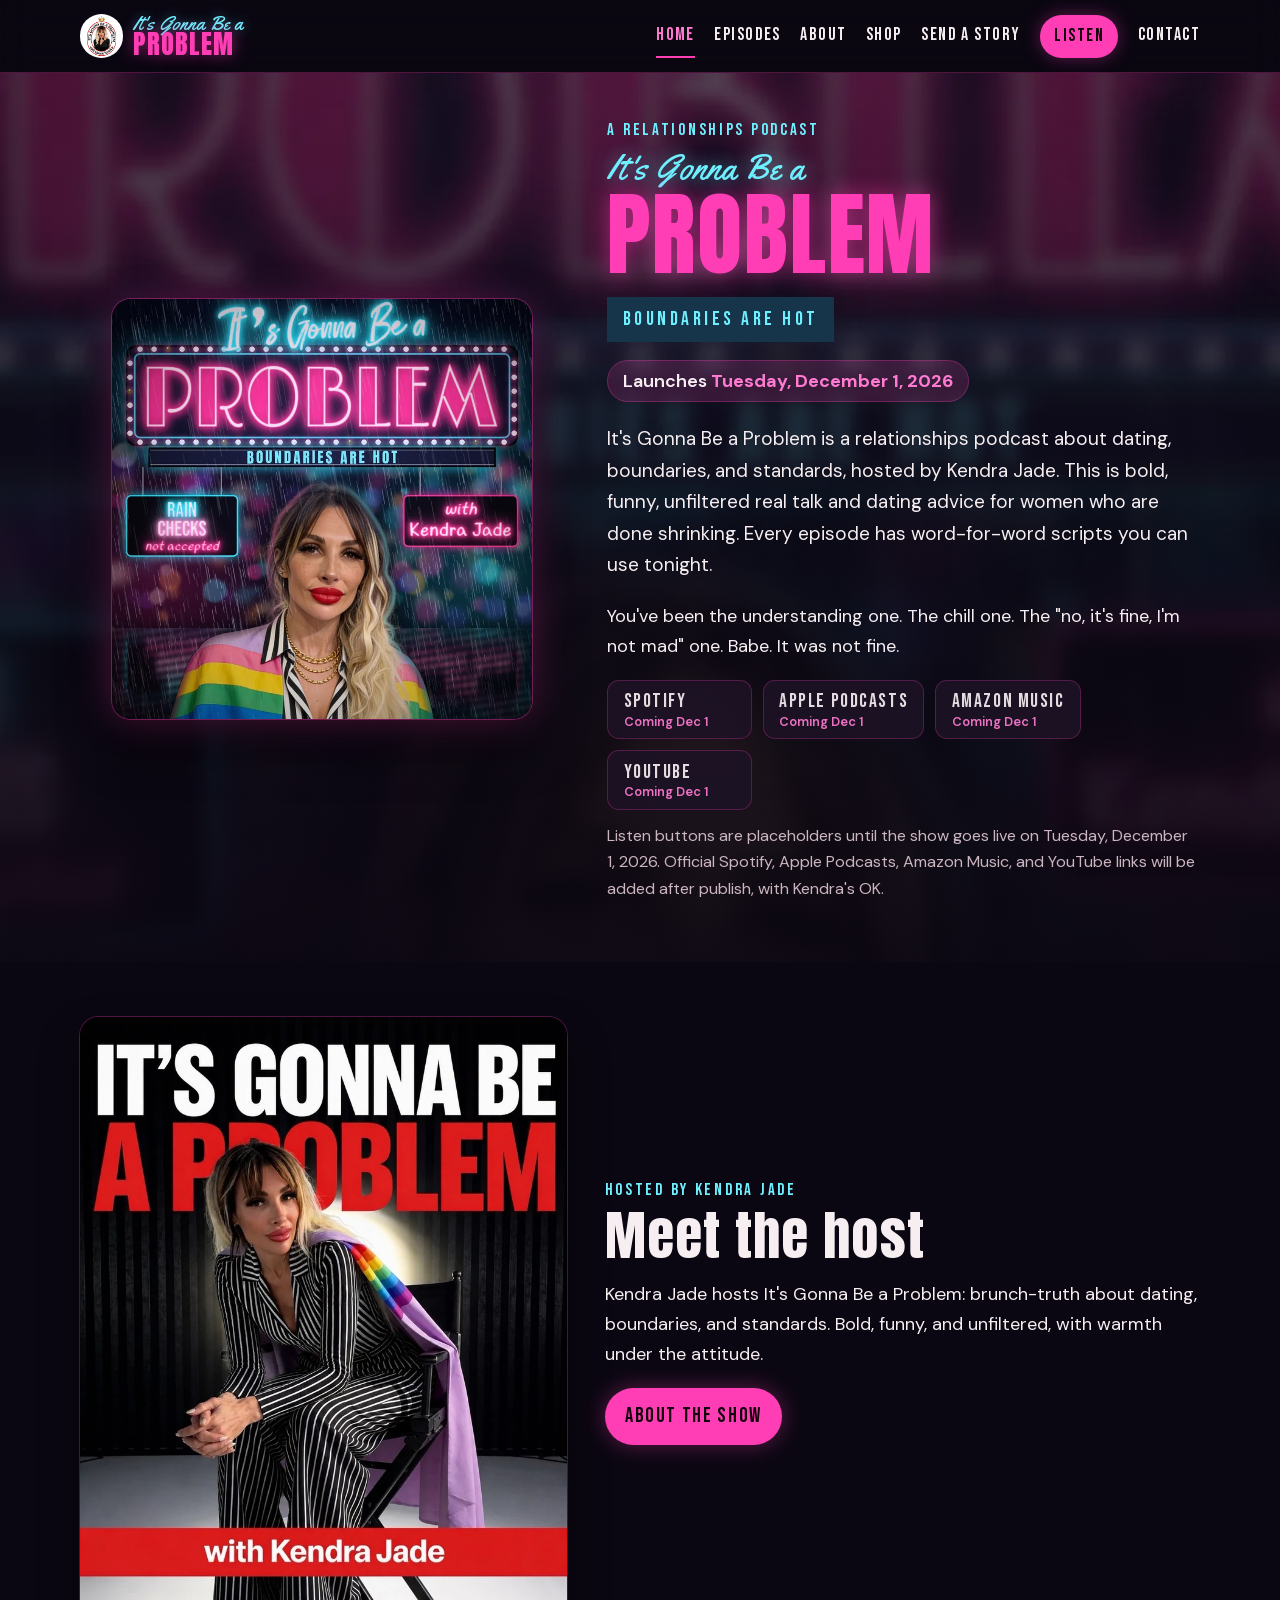
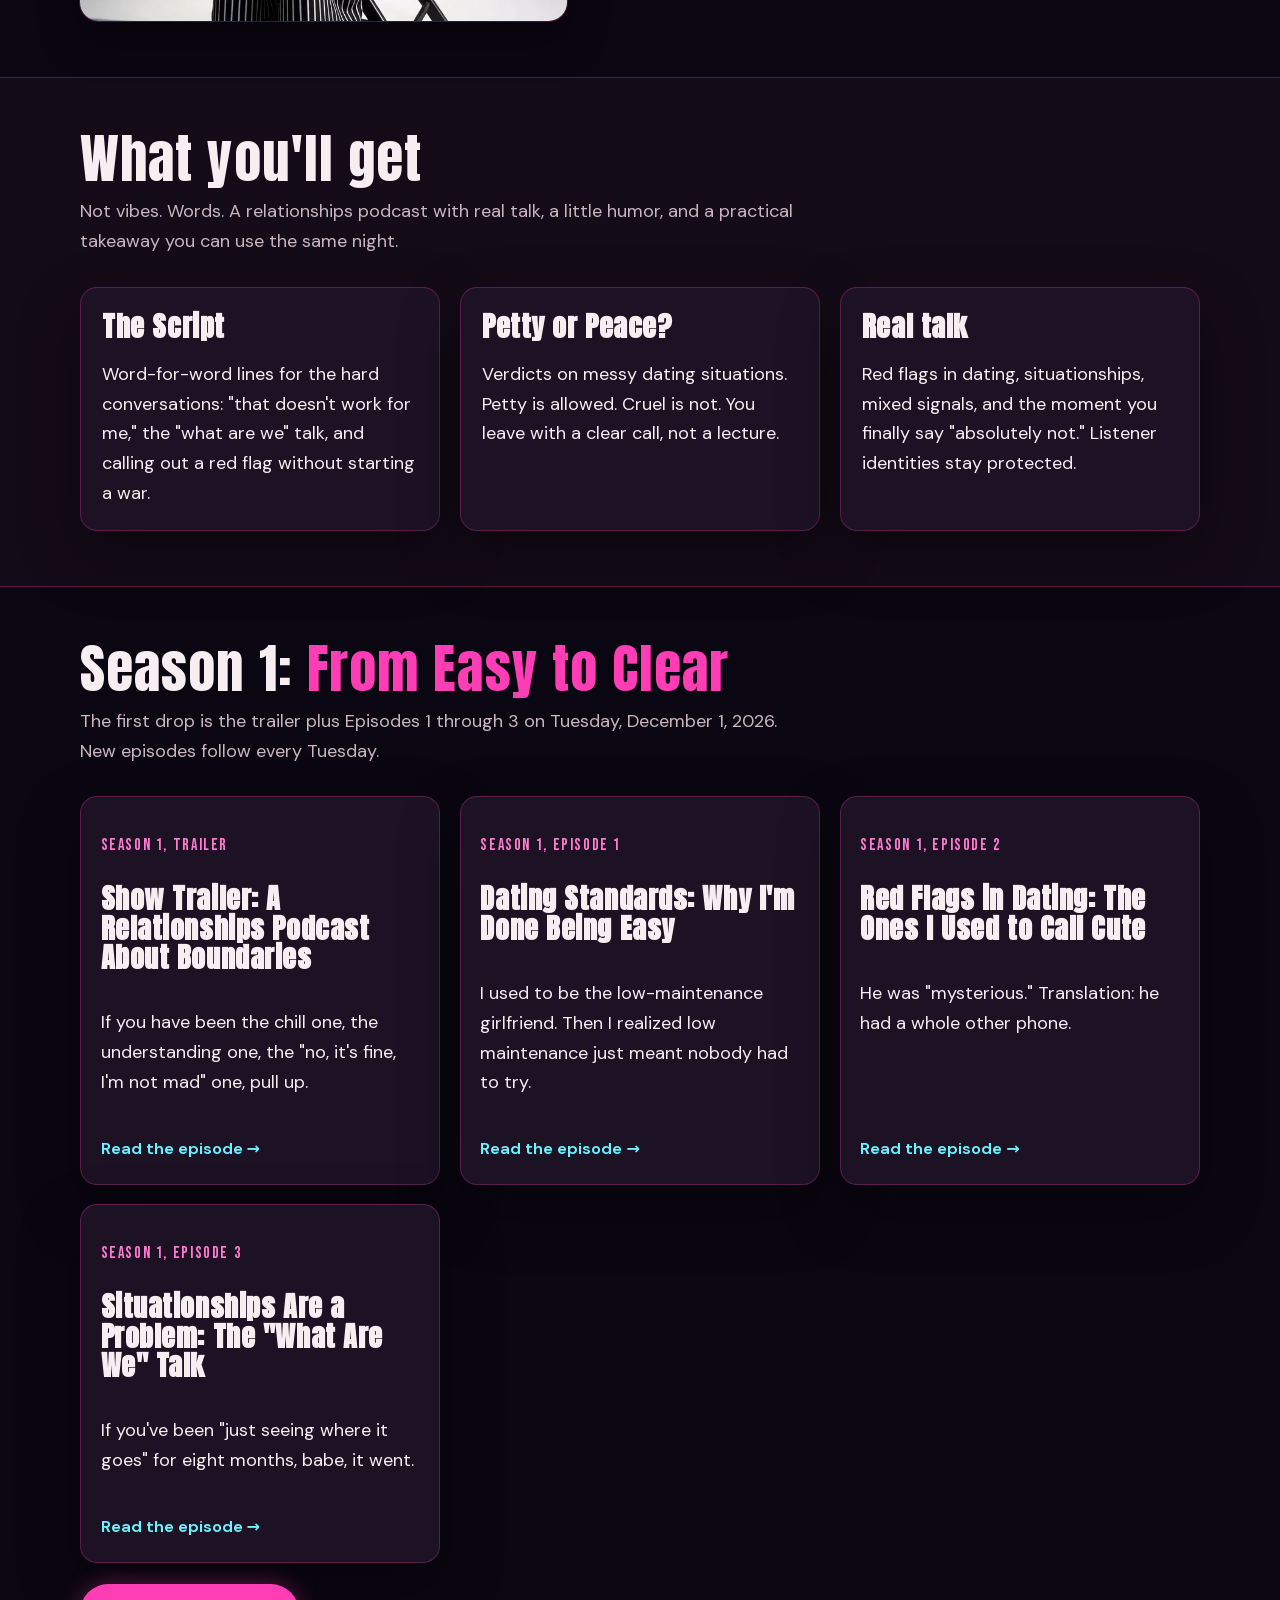
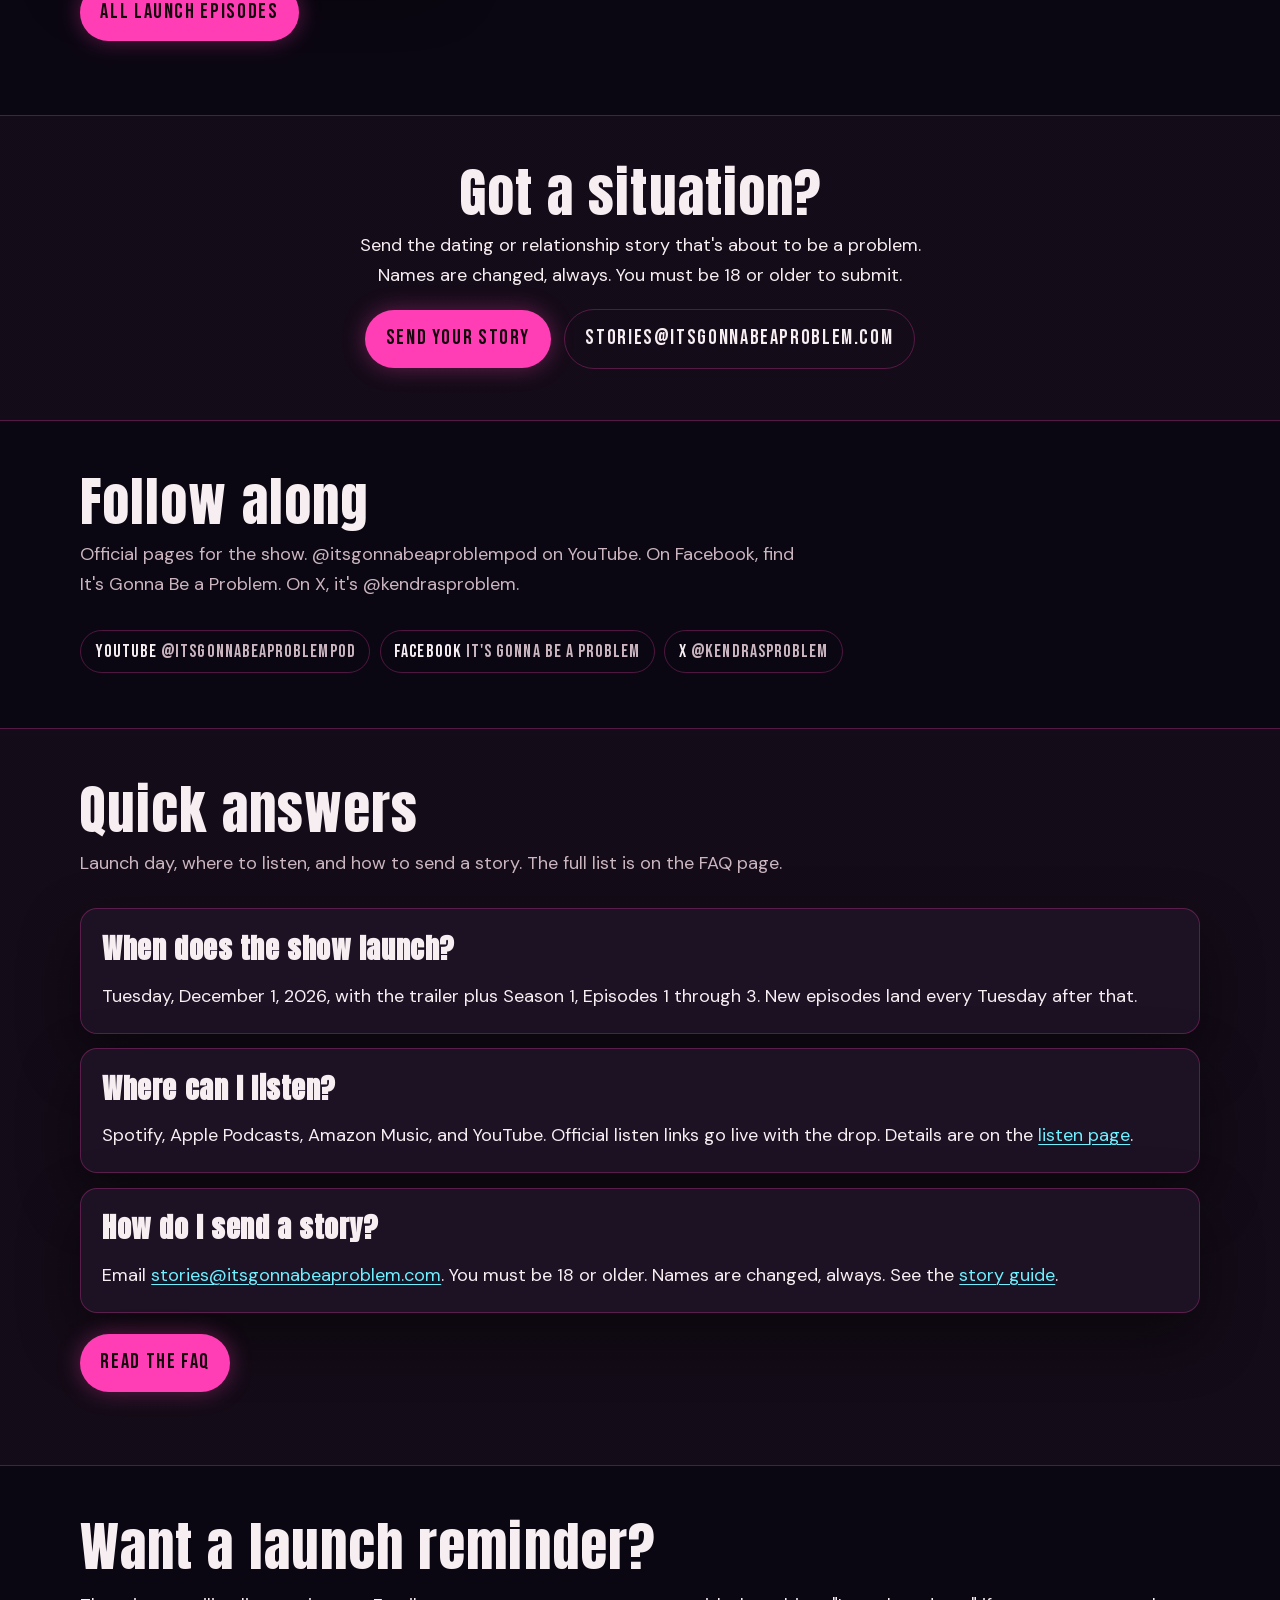
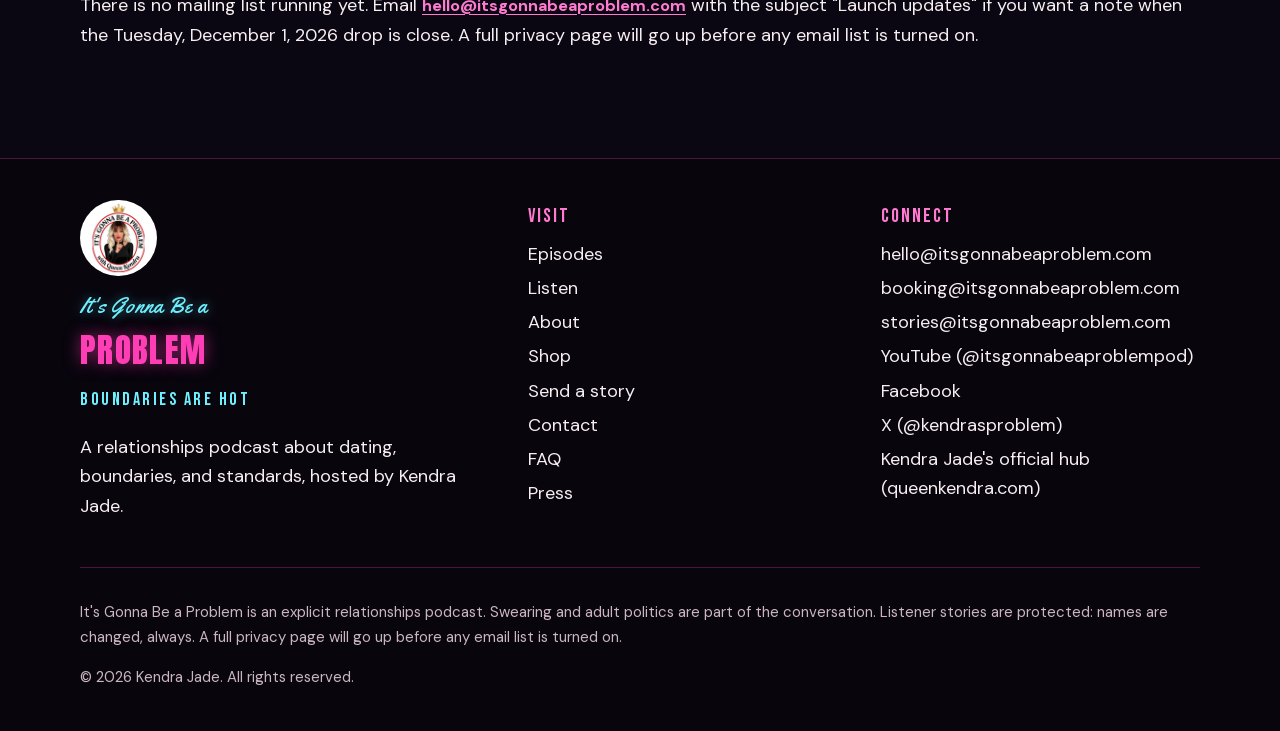
<file: index.html>
<!DOCTYPE html>
<html lang="en">
<head>
  <meta charset="utf-8" />
  <meta name="viewport" content="width=device-width, initial-scale=1" />
  <title>It's Gonna Be a Problem | Relationships Podcast</title>
  <meta name="description" content="A relationships podcast about dating, boundaries, and standards, hosted by Kendra Jade. Word-for-word scripts. Boundaries are hot." />
  <link rel="canonical" href="https://itsgonnabeaproblem.com/" />
  <meta name="theme-color" content="#0b0712" />
  <meta name="author" content="Kendra Jade" />
  <meta name="robots" content="index,follow" />
  <meta property="og:type" content="website" />
  <meta property="og:locale" content="en_US" />
  <meta property="og:site_name" content="It's Gonna Be a Problem" />
  <meta property="og:title" content="It's Gonna Be a Problem | Relationships Podcast" />
  <meta property="og:description" content="A relationships podcast about dating, boundaries, and standards, hosted by Kendra Jade. Word-for-word scripts. Boundaries are hot." />
  <meta property="og:url" content="https://itsgonnabeaproblem.com/" />
  <meta property="og:image" content="https://itsgonnabeaproblem.com/images/og-image.jpg" />
  <meta property="og:image:width" content="1200" />
  <meta property="og:image:height" content="630" />
  <meta property="og:image:alt" content="Square cover art for the relationships podcast It's Gonna Be a Problem, with the tagline Boundaries Are Hot." />
  <meta property="og:image:type" content="image/jpeg" />
  <meta name="twitter:card" content="summary_large_image" />
  <meta name="twitter:title" content="It's Gonna Be a Problem | Relationships Podcast" />
  <meta name="twitter:description" content="A relationships podcast about dating, boundaries, and standards, hosted by Kendra Jade. Word-for-word scripts. Boundaries are hot." />
  <meta name="twitter:image" content="https://itsgonnabeaproblem.com/images/og-image.jpg" />
  <meta name="twitter:site" content="@kendrasproblem" />
  <meta name="twitter:image:alt" content="Square cover art for the relationships podcast It's Gonna Be a Problem, with the tagline Boundaries Are Hot." />
  <link rel="icon" href="/favicon.ico" sizes="any" />
  <link rel="icon" type="image/png" sizes="32x32" href="/images/favicon-32.png" />
  <link rel="icon" type="image/png" sizes="16x16" href="/images/favicon-16.png" />
  <link rel="apple-touch-icon" href="/images/apple-touch-icon.png" />
  <link rel="manifest" href="/site.webmanifest" />
  <link rel="stylesheet" href="/css/styles.min.css" />
  <link rel="preload" href="/fonts/yellowtail.woff2" as="font" type="font/woff2" crossorigin />
  <link rel="preload" href="/fonts/anton.woff2" as="font" type="font/woff2" crossorigin />
  <link rel="preload" href="/fonts/dm-sans.woff2" as="font" type="font/woff2" crossorigin />
  <link rel="preload" href="/css/styles.min.css" as="style" />
  
  <!-- RESTORE LATER: schema sameAs entries for show Instagram, TikTok and Threads removed Nov 28, 2026 (accounts do not exist yet). -->
  <script type="application/ld+json">
{
  "@context": "https://schema.org",
  "@graph": [
    {
      "@type": "WebSite",
      "@id": "https://itsgonnabeaproblem.com/#website",
      "url": "https://itsgonnabeaproblem.com/",
      "name": "It's Gonna Be a Problem",
      "alternateName": "IGBAP",
      "description": "A relationships podcast about dating, boundaries, and standards, hosted by Kendra Jade.",
      "inLanguage": "en",
      "publisher": {
        "@id": "https://itsgonnabeaproblem.com/#series"
      }
    },
    {
      "@type": "PodcastSeries",
      "@id": "https://itsgonnabeaproblem.com/#series",
      "name": "It's Gonna Be a Problem",
      "alternateName": "IGBAP",
      "description": "A relationships podcast about dating, boundaries, and standards, hosted by Kendra Jade.",
      "url": "https://itsgonnabeaproblem.com/",
      "inLanguage": "en",
      "genre": [
        "Relationships",
        "Dating advice"
      ],
      "author": {
        "@id": "https://itsgonnabeaproblem.com/#host"
      },
      "image": "https://itsgonnabeaproblem.com/images/igbap-cover-rain-check.jpg",
      "isFamilyFriendly": false,
      "sameAs": [
        "https://www.youtube.com/@itsgonnabeaproblempod",
        "https://www.facebook.com/profile.php?id=61596896765575",
        "https://x.com/kendrasproblem"
      ]
    },
    {
      "@type": "Person",
      "@id": "https://itsgonnabeaproblem.com/#host",
      "name": "Kendra Jade",
      "jobTitle": "Podcast host",
      "url": "https://itsgonnabeaproblem.com/about/",
      "image": "https://itsgonnabeaproblem.com/images/promo-pinstripe-seated-1600.jpg",
      "worksFor": {
        "@id": "https://itsgonnabeaproblem.com/#series"
      },
      "sameAs": [
        "https://queenkendra.com/",
        "https://www.youtube.com/@itsgonnabeaproblempod",
        "https://www.facebook.com/profile.php?id=61596896765575",
        "https://x.com/kendrasproblem"
      ]
    }
  ]
}
  </script>
</head>
<body>
<a class="skip-link" href="#main">Skip to content</a>
<header class="site-header">
  <div class="header-inner wrap">
    <a class="logo" href="/" aria-label="It's Gonna Be a Problem, home">
      <img class="logo-mark" src="/images/logo-mark-160.png" width="160" height="160" alt="" />
      <span class="logo-text">
        <span class="logo-script">It's Gonna Be a</span>
        <span class="logo-problem">PROBLEM</span>
      </span>
    </a>
    <input type="checkbox" id="nav-toggle" class="nav-toggle" />
    <label class="nav-toggle-btn" for="nav-toggle" aria-label="Open menu">
      <span></span><span></span><span></span>
    </label>
    <nav class="site-nav" aria-label="Main">
          <a href="/" aria-current="page">Home</a>
          <a href="/episodes/">Episodes</a>
          <a href="/about/">About</a>
          <a href="/shop/">Shop</a>
          <a href="/stories/">Send a Story</a>
          <a href="/listen/" class="nav-cta">Listen</a>
          <a href="/contact/">Contact</a>
    </nav>
  </div>
</header>
<main id="main">

<section class="hero">
  <div class="wrap hero-grid">
    <div class="cover-frame">
      <picture>
        <source type="image/webp"
          srcset="/images/igbap-cover-rain-check-400.webp 400w, /images/igbap-cover-rain-check-800.webp 800w, /images/igbap-cover-rain-check-1200.webp 1200w, /images/igbap-cover-rain-check-1600.webp 1600w"
          sizes="(max-width: 860px) 80vw, 420px" />
        <img
          src="/images/igbap-cover-rain-check-800.jpg"
          srcset="/images/igbap-cover-rain-check-400.jpg 400w, /images/igbap-cover-rain-check-800.jpg 800w, /images/igbap-cover-rain-check-1200.jpg 1200w, /images/igbap-cover-rain-check-1600.jpg 1600w"
          sizes="(max-width: 860px) 80vw, 420px"
          width="800" height="800"
          alt="Square cover art for the relationships podcast It's Gonna Be a Problem, with the tagline Boundaries Are Hot."
          fetchpriority="high"  decoding="async" />
      </picture>
    </div>
    <div>
      <p class="kicker">A relationships podcast</p>
      <h1><span class="script">It's Gonna Be a</span><span class="problem">PROBLEM</span></h1>
      <div class="tagline-bar">BOUNDARIES ARE HOT</div>
      <p class="launch-pill">Launches <strong>Tuesday, December 1, 2026</strong></p>
      <p class="lede">It's Gonna Be a Problem is a relationships podcast about dating, boundaries, and standards, hosted by Kendra Jade. This is bold, funny, unfiltered real talk and dating advice for women who are done shrinking. Every episode has word-for-word scripts you can use tonight.</p>
      <p>You've been the understanding one. The chill one. The "no, it's fine, I'm not mad" one. Babe. It was not fine.</p>
      <div class="listen-row" role="group" aria-label="Listen links, coming December 1">
<span class="listen-btn listen-btn--soon" aria-disabled="true">
  <span class="listen-btn__platform">Spotify</span>
  <span class="listen-btn__note">Coming Dec 1</span>
</span>
<span class="listen-btn listen-btn--soon" aria-disabled="true">
  <span class="listen-btn__platform">Apple Podcasts</span>
  <span class="listen-btn__note">Coming Dec 1</span>
</span>
<span class="listen-btn listen-btn--soon" aria-disabled="true">
  <span class="listen-btn__platform">Amazon Music</span>
  <span class="listen-btn__note">Coming Dec 1</span>
</span>
<span class="listen-btn listen-btn--soon" aria-disabled="true">
  <span class="listen-btn__platform">YouTube</span>
  <span class="listen-btn__note">Coming Dec 1</span>
</span>
</div>
<p class="listen-note">Listen buttons are placeholders until the show goes live on Tuesday, December 1, 2026. Official Spotify, Apple Podcasts, Amazon Music, and YouTube links will be added after publish, with Kendra's OK.</p>
    </div>
  </div>
</section>

<section class="section">
  <div class="wrap split">
    <div class="photo-frame">
      <picture>
        <source type="image/webp"
          srcset="/images/promo-pinstripe-seated-800.webp 800w, /images/promo-pinstripe-seated-1600.webp 1136w"
          sizes="(max-width: 860px) 90vw, 440px" />
        <img
          src="/images/promo-pinstripe-seated-800.jpg"
          srcset="/images/promo-pinstripe-seated-800.jpg 800w, /images/promo-pinstripe-seated-1600.jpg 1136w"
          sizes="(max-width: 860px) 90vw, 440px"
          width="800" height="992"
          alt="Kendra Jade, host of It's Gonna Be a Problem, seated in a director's chair in a black and white pinstripe suit, with a purple cape. Official title card for the show."
          loading="lazy" decoding="async" />
      </picture>
    </div>
    <div>
      <p class="kicker">Hosted by Kendra Jade</p>
      <h2 class="section-title">Meet the host</h2>
      <p>Kendra Jade hosts It's Gonna Be a Problem: brunch-truth about dating, boundaries, and standards. Bold, funny, and unfiltered, with warmth under the attitude.</p>
      <p><a class="btn" href="/about/">About the show</a></p>
    </div>
  </div>
</section>

<section class="section section--alt">
  <div class="wrap">
    <h2 class="section-title">What you'll get</h2>
    <p class="section-intro">Not vibes. Words. A relationships podcast with real talk, a little humor, and a practical takeaway you can use the same night.</p>
    <div class="feature-grid">
      <article class="card">
        <h3>The Script</h3>
        <p>Word-for-word lines for the hard conversations: "that doesn't work for me," the "what are we" talk, and calling out a red flag without starting a war.</p>
      </article>
      <article class="card">
        <h3>Petty or Peace?</h3>
        <p>Verdicts on messy dating situations. Petty is allowed. Cruel is not. You leave with a clear call, not a lecture.</p>
      </article>
      <article class="card">
        <h3>Real talk</h3>
        <p>Red flags in dating, situationships, mixed signals, and the moment you finally say "absolutely not." Listener identities stay protected.</p>
      </article>
    </div>
  </div>
</section>

<section class="section">
  <div class="wrap">
    <h2 class="section-title">Season 1: <span>From Easy to Clear</span></h2>
    <p class="section-intro">The first drop is the trailer plus Episodes 1 through 3 on Tuesday, December 1, 2026. New episodes follow every Tuesday.</p>
    <div class="card-grid">
      <a class="ep-card" href="/episodes/trailer/">
        <div class="ep-body">
          <p class="ep-meta">Season 1, Trailer</p>
          <h3>Show Trailer: A Relationships Podcast About Boundaries</h3>
          <p>If you have been the chill one, the understanding one, the "no, it's fine, I'm not mad" one, pull up.</p>
          <p class="more">Read the episode &rarr;</p>
        </div>
      </a>
      <a class="ep-card" href="/episodes/dating-standards-why-im-done-being-easy/">
        <div class="ep-body">
          <p class="ep-meta">Season 1, Episode 1</p>
          <h3>Dating Standards: Why I'm Done Being Easy</h3>
          <p>I used to be the low-maintenance girlfriend. Then I realized low maintenance just meant nobody had to try.</p>
          <p class="more">Read the episode &rarr;</p>
        </div>
      </a>
      <a class="ep-card" href="/episodes/red-flags-in-dating-i-used-to-call-cute/">
        <div class="ep-body">
          <p class="ep-meta">Season 1, Episode 2</p>
          <h3>Red Flags in Dating: The Ones I Used to Call Cute</h3>
          <p>He was "mysterious." Translation: he had a whole other phone.</p>
          <p class="more">Read the episode &rarr;</p>
        </div>
      </a>
      <a class="ep-card" href="/episodes/situationships-are-a-problem/">
        <div class="ep-body">
          <p class="ep-meta">Season 1, Episode 3</p>
          <h3>Situationships Are a Problem: The "What Are We" Talk</h3>
          <p>If you've been "just seeing where it goes" for eight months, babe, it went.</p>
          <p class="more">Read the episode &rarr;</p>
        </div>
      </a>
    </div>
    <p style="margin-top:1.25rem;"><a class="btn" href="/episodes/">All launch episodes</a></p>
  </div>
</section>

<section class="section section--alt cta-band">
  <div class="wrap">
    <h2 class="section-title">Got a situation?</h2>
    <p>Send the dating or relationship story that's about to be a problem. Names are changed, always. You must be 18 or older to submit.</p>
    <a class="btn" href="/stories/">Send your story</a>
    <a class="btn btn-ghost" href="mailto:stories@itsgonnabeaproblem.com?subject=Story%20submission">stories@itsgonnabeaproblem.com</a>
  </div>
</section>

<section class="section">
  <div class="wrap">
    <h2 class="section-title">Follow along</h2>
    <p class="section-intro">Official pages for the show. @itsgonnabeaproblempod on YouTube. On Facebook, find It's Gonna Be a Problem. On X, it's @kendrasproblem.</p>
    <div class="social-row">
<!-- RESTORE LATER: show Instagram, TikTok and Threads links removed Nov 28, 2026 because those accounts do not exist yet. Original handle was @itsgonnabeaproblempod on each. Restore from git history (commit e960a9b has the originals). -->
<a href="https://www.youtube.com/@itsgonnabeaproblempod" rel="noopener noreferrer">YouTube <span class="muted">@itsgonnabeaproblempod</span></a>
<a href="https://www.facebook.com/profile.php?id=61596896765575" rel="noopener noreferrer">Facebook <span class="muted">It's Gonna Be a Problem</span></a>
<a href="https://x.com/kendrasproblem" rel="noopener noreferrer">X <span class="muted">@kendrasproblem</span></a></div>
  </div>
</section>


<section class="section section--alt">
  <div class="wrap">
    <h2 class="section-title">Quick answers</h2>
    <p class="section-intro">Launch day, where to listen, and how to send a story. The full list is on the FAQ page.</p>
    <div class="faq-teaser">
      <article class="card">
        <h3>When does the show launch?</h3>
        <p>Tuesday, December 1, 2026, with the trailer plus Season 1, Episodes 1 through 3. New episodes land every Tuesday after that.</p>
      </article>
      <article class="card">
        <h3>Where can I listen?</h3>
        <p>Spotify, Apple Podcasts, Amazon Music, and YouTube. Official listen links go live with the drop. Details are on the <a href="/listen/">listen page</a>.</p>
      </article>
      <article class="card">
        <h3>How do I send a story?</h3>
        <p>Email <a href="mailto:stories@itsgonnabeaproblem.com?subject=Story%20submission">stories@itsgonnabeaproblem.com</a>. You must be 18 or older. Names are changed, always. See the <a href="/stories/">story guide</a>.</p>
      </article>
    </div>
    <p style="margin-top:1.25rem;"><a class="btn" href="/faq/">Read the FAQ</a></p>
  </div>
</section>

<section class="section">
  <div class="wrap">
    <h2 class="section-title">Want a launch reminder?</h2>
    <p>There is no mailing list running yet. Email <a class="mail-link" href="mailto:hello@itsgonnabeaproblem.com?subject=Launch%20updates">hello@itsgonnabeaproblem.com</a> with the subject "Launch updates" if you want a note when the Tuesday, December 1, 2026 drop is close. A full privacy page will go up before any email list is turned on.</p>
  </div>
</section>

</main>
<footer class="site-footer">
  <div class="wrap footer-grid">
    <div class="footer-brand">
      <img class="logo-mark" src="/images/logo-mark-160.png" width="160" height="160" alt="" />
      <div class="logo-script">It's Gonna Be a</div>
      <div class="logo-problem">PROBLEM</div>
      <p class="footer-tag">BOUNDARIES ARE HOT</p>
      <p>A relationships podcast about dating, boundaries, and standards, hosted by Kendra Jade.</p>
    </div>
    <div>
      <h2>Visit</h2>
      <ul>
        <li><a href="/episodes/">Episodes</a></li>
        <li><a href="/listen/">Listen</a></li>
        <li><a href="/about/">About</a></li>
        <li><a href="/shop/">Shop</a></li>
        <li><a href="/stories/">Send a story</a></li>
        <li><a href="/contact/">Contact</a></li>
        <li><a href="/faq/">FAQ</a></li>
        <li><a href="/press/">Press</a></li>
      </ul>
    </div>
    <div>
      <h2>Connect</h2>
      <ul>
        <li><a href="mailto:hello@itsgonnabeaproblem.com">hello@itsgonnabeaproblem.com</a></li>
        <li><a href="mailto:booking@itsgonnabeaproblem.com">booking@itsgonnabeaproblem.com</a></li>
        <li><a href="mailto:stories@itsgonnabeaproblem.com">stories@itsgonnabeaproblem.com</a></li>
<!-- RESTORE LATER: Instagram, TikTok and Threads footer links removed Nov 28, 2026 (accounts do not exist yet). -->
<li><a href="https://www.youtube.com/@itsgonnabeaproblempod" rel="noopener noreferrer">YouTube (@itsgonnabeaproblempod)</a></li>
<li><a href="https://www.facebook.com/profile.php?id=61596896765575" rel="noopener noreferrer">Facebook</a></li>
<li><a href="https://x.com/kendrasproblem" rel="noopener noreferrer">X (@kendrasproblem)</a></li>
<li><a href="https://queenkendra.com/" rel="me">Kendra Jade's official hub (queenkendra.com)</a></li>
      </ul>
    </div>
  </div>
  <div class="wrap legal">
    <p>It's Gonna Be a Problem is an explicit relationships podcast. Swearing and adult politics are part of the conversation. Listener stories are protected: names are changed, always. A full privacy page will go up before any email list is turned on.</p>
    <p>&copy; 2026 Kendra Jade. All rights reserved.</p>
  </div>
</footer>
</body>
</html>
</file>
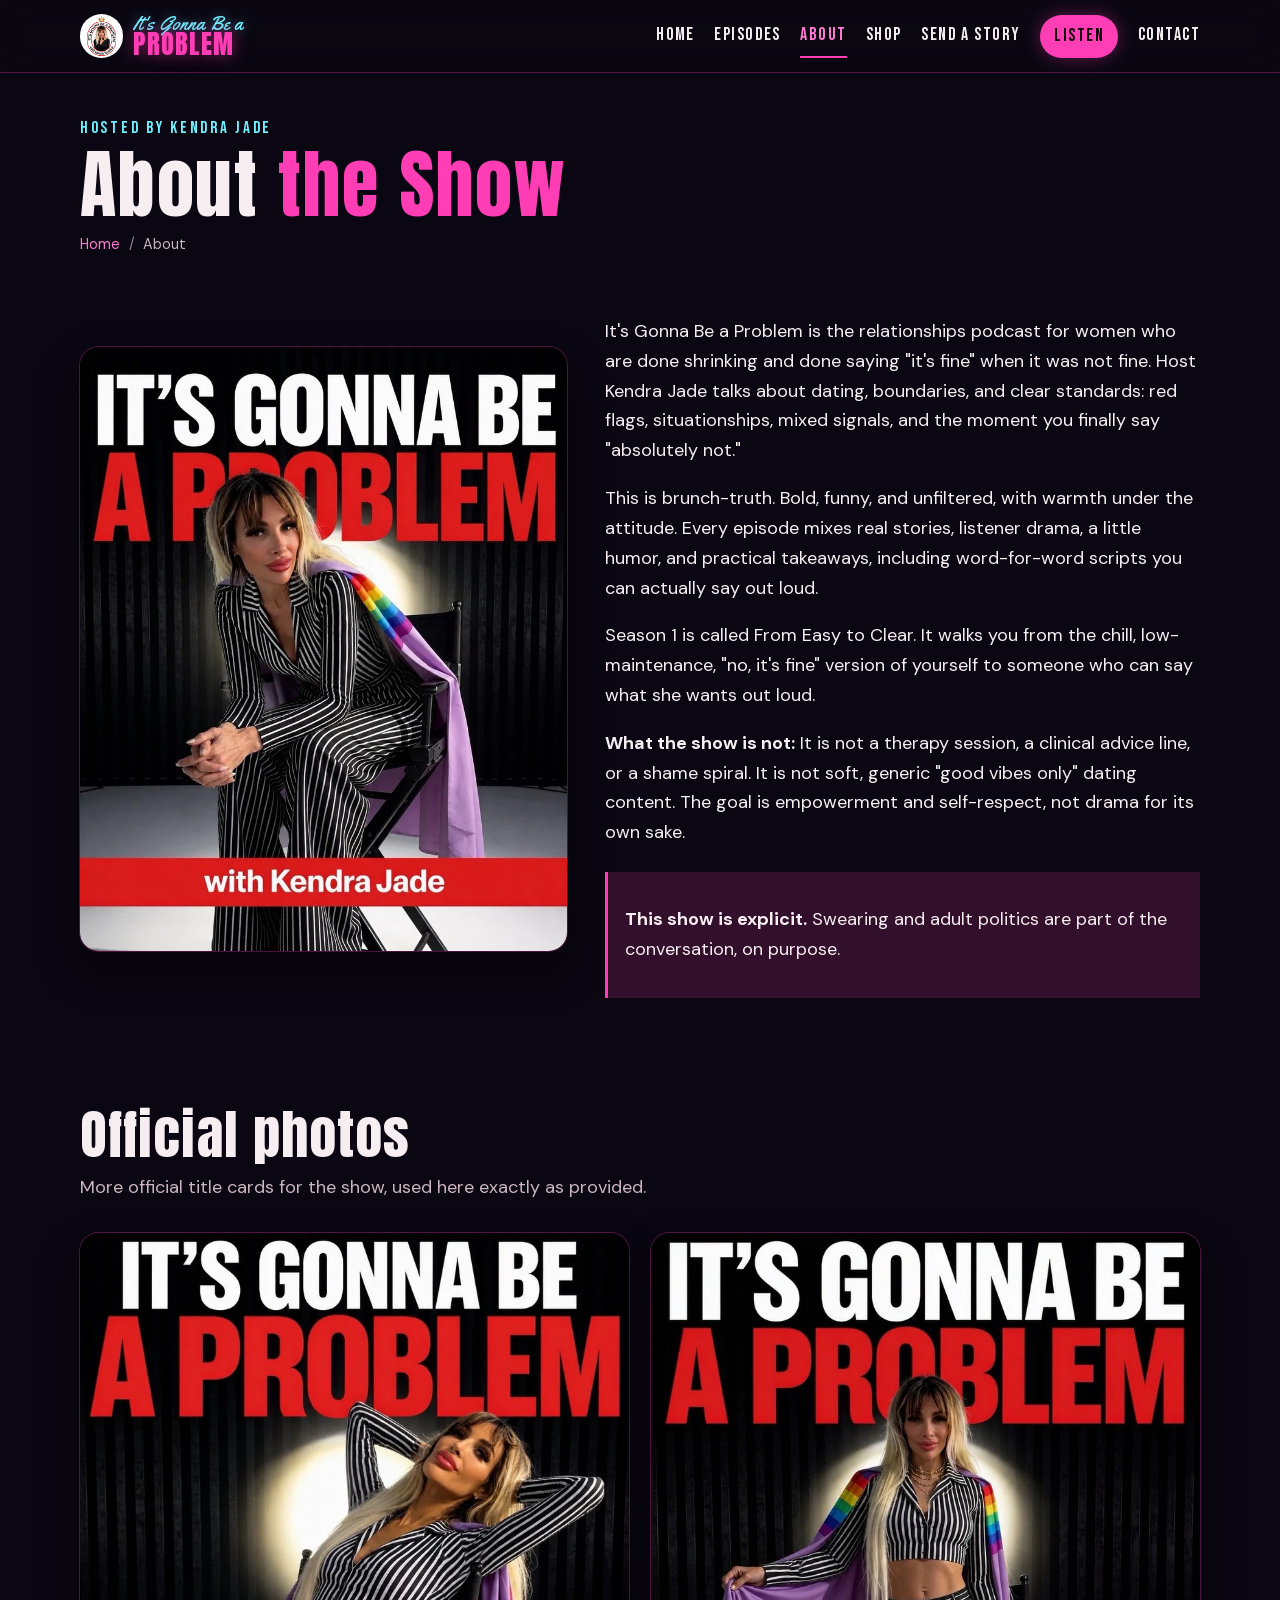
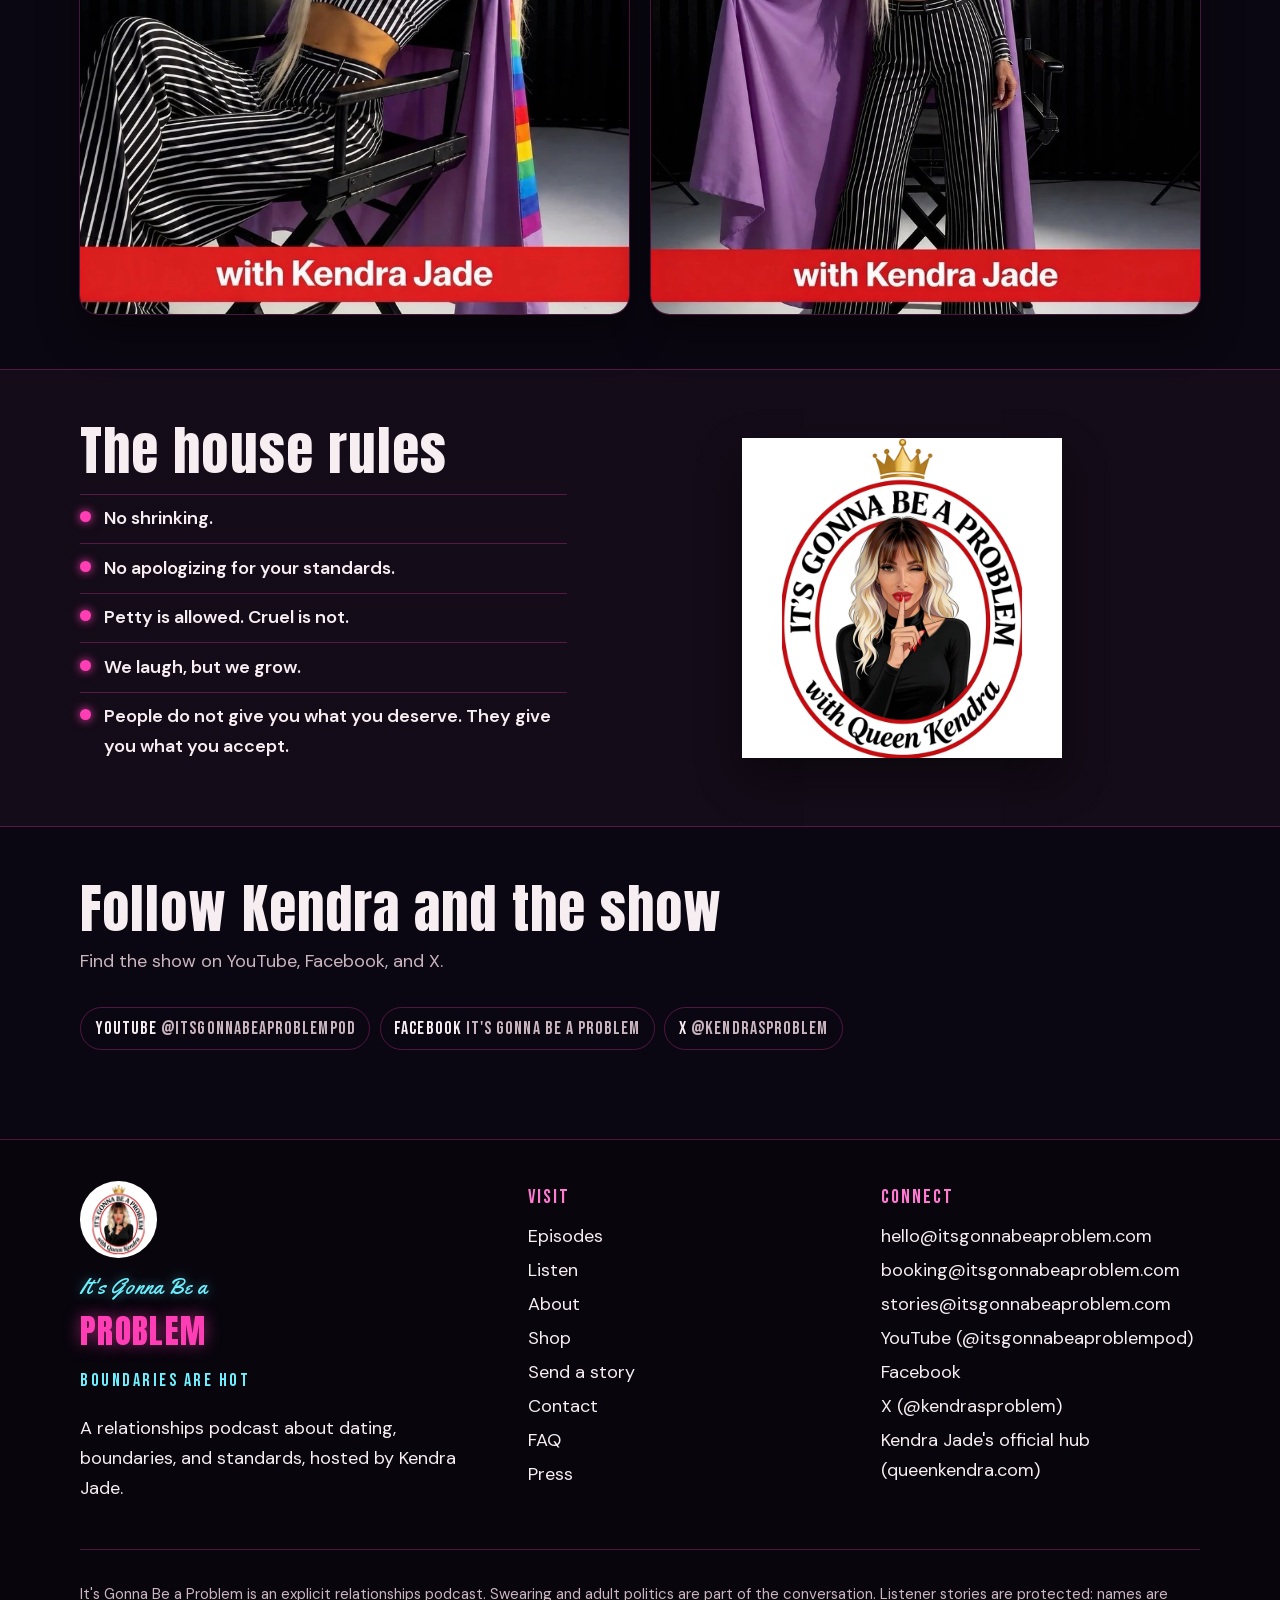
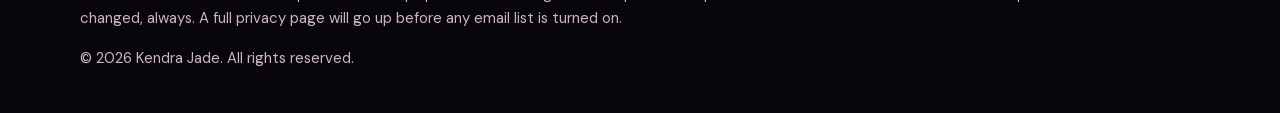
<file: about/index.html>
<!DOCTYPE html>
<html lang="en">
<head>
  <meta charset="utf-8" />
  <meta name="viewport" content="width=device-width, initial-scale=1" />
  <title>About Kendra Jade and the Show | IGBAP</title>
  <meta name="description" content="Meet Kendra Jade, host of It's Gonna Be a Problem, a relationships podcast for women done shrinking. Dating, boundaries, and clear standards." />
  <link rel="canonical" href="https://itsgonnabeaproblem.com/about/" />
  <meta name="theme-color" content="#0b0712" />
  <meta name="author" content="Kendra Jade" />
  <meta name="robots" content="index,follow" />
  <meta property="og:type" content="website" />
  <meta property="og:locale" content="en_US" />
  <meta property="og:site_name" content="It's Gonna Be a Problem" />
  <meta property="og:title" content="About Kendra Jade and the Show | IGBAP" />
  <meta property="og:description" content="Meet Kendra Jade, host of It's Gonna Be a Problem, a relationships podcast for women done shrinking. Dating, boundaries, and clear standards." />
  <meta property="og:url" content="https://itsgonnabeaproblem.com/about/" />
  <meta property="og:image" content="https://itsgonnabeaproblem.com/images/og-image.jpg" />
  <meta property="og:image:width" content="1200" />
  <meta property="og:image:height" content="630" />
  <meta property="og:image:alt" content="Square cover art for the relationships podcast It's Gonna Be a Problem, with the tagline Boundaries Are Hot." />
  <meta property="og:image:type" content="image/jpeg" />
  <meta name="twitter:card" content="summary_large_image" />
  <meta name="twitter:title" content="About Kendra Jade and the Show | IGBAP" />
  <meta name="twitter:description" content="Meet Kendra Jade, host of It's Gonna Be a Problem, a relationships podcast for women done shrinking. Dating, boundaries, and clear standards." />
  <meta name="twitter:image" content="https://itsgonnabeaproblem.com/images/og-image.jpg" />
  <meta name="twitter:site" content="@kendrasproblem" />
  <meta name="twitter:image:alt" content="Square cover art for the relationships podcast It's Gonna Be a Problem, with the tagline Boundaries Are Hot." />
  <link rel="icon" href="/favicon.ico" sizes="any" />
  <link rel="icon" type="image/png" sizes="32x32" href="/images/favicon-32.png" />
  <link rel="icon" type="image/png" sizes="16x16" href="/images/favicon-16.png" />
  <link rel="apple-touch-icon" href="/images/apple-touch-icon.png" />
  <link rel="manifest" href="/site.webmanifest" />
  <link rel="stylesheet" href="/css/styles.min.css" />
  <link rel="preload" href="/fonts/yellowtail.woff2" as="font" type="font/woff2" crossorigin />
  <link rel="preload" href="/fonts/anton.woff2" as="font" type="font/woff2" crossorigin />
  <link rel="preload" href="/fonts/dm-sans.woff2" as="font" type="font/woff2" crossorigin />
  <link rel="preload" href="/css/styles.min.css" as="style" />
  
  <!-- RESTORE LATER: schema sameAs entries for show Instagram, TikTok and Threads removed Nov 28, 2026 (accounts do not exist yet). -->
  <script type="application/ld+json">
{
  "@context": "https://schema.org",
  "@graph": [
    {
      "@type": "WebSite",
      "@id": "https://itsgonnabeaproblem.com/#website",
      "url": "https://itsgonnabeaproblem.com/",
      "name": "It's Gonna Be a Problem",
      "alternateName": "IGBAP",
      "description": "A relationships podcast about dating, boundaries, and standards, hosted by Kendra Jade.",
      "inLanguage": "en",
      "publisher": {
        "@id": "https://itsgonnabeaproblem.com/#series"
      }
    },
    {
      "@type": "PodcastSeries",
      "@id": "https://itsgonnabeaproblem.com/#series",
      "name": "It's Gonna Be a Problem",
      "alternateName": "IGBAP",
      "description": "A relationships podcast about dating, boundaries, and standards, hosted by Kendra Jade.",
      "url": "https://itsgonnabeaproblem.com/",
      "inLanguage": "en",
      "genre": [
        "Relationships",
        "Dating advice"
      ],
      "author": {
        "@id": "https://itsgonnabeaproblem.com/#host"
      },
      "image": "https://itsgonnabeaproblem.com/images/igbap-cover-rain-check.jpg",
      "isFamilyFriendly": false,
      "sameAs": [
        "https://www.youtube.com/@itsgonnabeaproblempod",
        "https://www.facebook.com/profile.php?id=61596896765575",
        "https://x.com/kendrasproblem"
      ]
    },
    {
      "@type": "Person",
      "@id": "https://itsgonnabeaproblem.com/#host",
      "name": "Kendra Jade",
      "jobTitle": "Podcast host",
      "url": "https://itsgonnabeaproblem.com/about/",
      "image": "https://itsgonnabeaproblem.com/images/promo-pinstripe-seated-1600.jpg",
      "worksFor": {
        "@id": "https://itsgonnabeaproblem.com/#series"
      },
      "sameAs": [
        "https://queenkendra.com/",
        "https://www.youtube.com/@itsgonnabeaproblempod",
        "https://www.facebook.com/profile.php?id=61596896765575",
        "https://x.com/kendrasproblem"
      ]
    },
    {
      "@type": "BreadcrumbList",
      "itemListElement": [
        {
          "@type": "ListItem",
          "position": 1,
          "name": "Home",
          "item": "https://itsgonnabeaproblem.com/"
        },
        {
          "@type": "ListItem",
          "position": 2,
          "name": "About",
          "item": "https://itsgonnabeaproblem.com/about/"
        }
      ]
    }
  ]
}
  </script>
</head>
<body>
<a class="skip-link" href="#main">Skip to content</a>
<header class="site-header">
  <div class="header-inner wrap">
    <a class="logo" href="/" aria-label="It's Gonna Be a Problem, home">
      <img class="logo-mark" src="/images/logo-mark-160.png" width="160" height="160" alt="" />
      <span class="logo-text">
        <span class="logo-script">It's Gonna Be a</span>
        <span class="logo-problem">PROBLEM</span>
      </span>
    </a>
    <input type="checkbox" id="nav-toggle" class="nav-toggle" />
    <label class="nav-toggle-btn" for="nav-toggle" aria-label="Open menu">
      <span></span><span></span><span></span>
    </label>
    <nav class="site-nav" aria-label="Main">
          <a href="/">Home</a>
          <a href="/episodes/">Episodes</a>
          <a href="/about/" aria-current="page">About</a>
          <a href="/shop/">Shop</a>
          <a href="/stories/">Send a Story</a>
          <a href="/listen/" class="nav-cta">Listen</a>
          <a href="/contact/">Contact</a>
    </nav>
  </div>
</header>
<main id="main">

<section class="page-hero">
  <div class="wrap">
    <p class="kicker">Hosted by Kendra Jade</p>
    <h1>About <span>the Show</span></h1>
    <nav class="breadcrumbs" aria-label="Breadcrumb">
      <ol>
        <li><a href="/">Home</a></li>
        <li aria-current="page">About</li>
      </ol>
    </nav>
  </div>
</section>
<section class="section" style="padding-top:0;">
  <div class="wrap split">
    <div class="photo-frame">
      <picture>
        <source type="image/webp"
          srcset="/images/promo-pinstripe-seated-800.webp 800w, /images/promo-pinstripe-seated-1600.webp 1136w"
          sizes="(max-width: 860px) 90vw, 440px" />
        <img
          src="/images/promo-pinstripe-seated-800.jpg"
          srcset="/images/promo-pinstripe-seated-800.jpg 800w, /images/promo-pinstripe-seated-1600.jpg 1136w"
          sizes="(max-width: 860px) 90vw, 440px"
          width="800" height="992"
          alt="Kendra Jade, host of It's Gonna Be a Problem, seated in a director's chair in a black and white pinstripe suit, with a purple cape. Official title card for the show."
          loading="lazy" decoding="async" />
      </picture>
    </div>
    <div>
      <p>It's Gonna Be a Problem is the relationships podcast for women who are done shrinking and done saying "it's fine" when it was not fine. Host Kendra Jade talks about dating, boundaries, and clear standards: red flags, situationships, mixed signals, and the moment you finally say "absolutely not."</p>
      <p>This is brunch-truth. Bold, funny, and unfiltered, with warmth under the attitude. Every episode mixes real stories, listener drama, a little humor, and practical takeaways, including word-for-word scripts you can actually say out loud.</p>
      <p>Season 1 is called From Easy to Clear. It walks you from the chill, low-maintenance, "no, it's fine" version of yourself to someone who can say what she wants out loud.</p>
      <p><strong>What the show is not:</strong> It is not a therapy session, a clinical advice line, or a shame spiral. It is not soft, generic "good vibes only" dating content. The goal is empowerment and self-respect, not drama for its own sake.</p>
      <div class="rating-note">
        <p><strong>This show is explicit.</strong> Swearing and adult politics are part of the conversation, on purpose.</p>
      </div>
    </div>
  </div>
</section>
<section class="section">
  <div class="wrap">
    <h2 class="section-title">Official photos</h2>
    <p class="section-intro">More official title cards for the show, used here exactly as provided.</p>
    <div class="photo-grid">
      <div class="photo-frame">
        <picture>
          <source type="image/webp"
            srcset="/images/promo-director-chair-reclining-800.webp 800w, /images/promo-director-chair-reclining-1600.webp 1136w"
            sizes="(max-width: 860px) 90vw, 440px" />
          <img
            src="/images/promo-director-chair-reclining-800.jpg"
            srcset="/images/promo-director-chair-reclining-800.jpg 800w, /images/promo-director-chair-reclining-1600.jpg 1136w"
            sizes="(max-width: 860px) 90vw, 440px"
            width="800" height="992"
            alt="Kendra Jade, host of It's Gonna Be a Problem, reclining in a director's chair in a black and white pinstripe set, with a purple cape. Official title card for the show."
            loading="lazy" decoding="async" />
        </picture>
      </div>
      <div class="photo-frame">
        <picture>
          <source type="image/webp"
            srcset="/images/promo-cape-standing-800.webp 800w, /images/promo-cape-standing-1600.webp 1136w"
            sizes="(max-width: 860px) 90vw, 440px" />
          <img
            src="/images/promo-cape-standing-800.jpg"
            srcset="/images/promo-cape-standing-800.jpg 800w, /images/promo-cape-standing-1600.jpg 1136w"
            sizes="(max-width: 860px) 90vw, 440px"
            width="800" height="992"
            alt="Kendra Jade, host of It's Gonna Be a Problem, standing in a black and white pinstripe set and holding out a purple cape with a rainbow lining. Official title card for the show."
            loading="lazy" decoding="async" />
        </picture>
      </div>
    </div>
  </div>
</section>
<section class="section section--alt">
  <div class="wrap split">
    <div>
      <h2 class="section-title">The house rules</h2>
      <ul class="rules">
        <li>No shrinking.</li>
        <li>No apologizing for your standards.</li>
        <li>Petty is allowed. Cruel is not.</li>
        <li>We laugh, but we grow.</li>
        <li>People do not give you what you deserve. They give you what you accept.</li>
      </ul>
    </div>
    <div class="badge-wrap">
      <picture>
        <source type="image/webp"
          srcset="/images/logo-queen-kendra-800.webp 800w, /images/logo-queen-kendra-1600.webp 1080w"
          sizes="(max-width: 860px) 70vw, 320px" />
        <img
          src="/images/logo-queen-kendra-800.jpg"
          srcset="/images/logo-queen-kendra-800.jpg 800w, /images/logo-queen-kendra-1600.jpg 1080w"
          sizes="(max-width: 860px) 70vw, 320px"
          width="800" height="800"
          alt="Circular badge logo for It's Gonna Be a Problem with Queen Kendra, with a gold crown and an illustrated portrait of Kendra Jade."
          loading="lazy" decoding="async" />
      </picture>
    </div>
  </div>
</section>
<section class="section">
  <div class="wrap">
    <h2 class="section-title">Follow Kendra and the show</h2>
    <p class="section-intro">Find the show on YouTube, Facebook, and X.</p>
    <div class="social-row">
<!-- RESTORE LATER: show Instagram, TikTok and Threads links removed Nov 28, 2026 because those accounts do not exist yet. Original handle was @itsgonnabeaproblempod on each. Restore from git history (commit e960a9b has the originals). -->
<a href="https://www.youtube.com/@itsgonnabeaproblempod" rel="noopener noreferrer">YouTube <span class="muted">@itsgonnabeaproblempod</span></a>
<a href="https://www.facebook.com/profile.php?id=61596896765575" rel="noopener noreferrer">Facebook <span class="muted">It's Gonna Be a Problem</span></a>
<a href="https://x.com/kendrasproblem" rel="noopener noreferrer">X <span class="muted">@kendrasproblem</span></a></div>
  </div>
</section>

</main>
<footer class="site-footer">
  <div class="wrap footer-grid">
    <div class="footer-brand">
      <img class="logo-mark" src="/images/logo-mark-160.png" width="160" height="160" alt="" />
      <div class="logo-script">It's Gonna Be a</div>
      <div class="logo-problem">PROBLEM</div>
      <p class="footer-tag">BOUNDARIES ARE HOT</p>
      <p>A relationships podcast about dating, boundaries, and standards, hosted by Kendra Jade.</p>
    </div>
    <div>
      <h2>Visit</h2>
      <ul>
        <li><a href="/episodes/">Episodes</a></li>
        <li><a href="/listen/">Listen</a></li>
        <li><a href="/about/">About</a></li>
        <li><a href="/shop/">Shop</a></li>
        <li><a href="/stories/">Send a story</a></li>
        <li><a href="/contact/">Contact</a></li>
        <li><a href="/faq/">FAQ</a></li>
        <li><a href="/press/">Press</a></li>
      </ul>
    </div>
    <div>
      <h2>Connect</h2>
      <ul>
        <li><a href="mailto:hello@itsgonnabeaproblem.com">hello@itsgonnabeaproblem.com</a></li>
        <li><a href="mailto:booking@itsgonnabeaproblem.com">booking@itsgonnabeaproblem.com</a></li>
        <li><a href="mailto:stories@itsgonnabeaproblem.com">stories@itsgonnabeaproblem.com</a></li>
<!-- RESTORE LATER: Instagram, TikTok and Threads footer links removed Nov 28, 2026 (accounts do not exist yet). -->
<li><a href="https://www.youtube.com/@itsgonnabeaproblempod" rel="noopener noreferrer">YouTube (@itsgonnabeaproblempod)</a></li>
<li><a href="https://www.facebook.com/profile.php?id=61596896765575" rel="noopener noreferrer">Facebook</a></li>
<li><a href="https://x.com/kendrasproblem" rel="noopener noreferrer">X (@kendrasproblem)</a></li>
<li><a href="https://queenkendra.com/" rel="me">Kendra Jade's official hub (queenkendra.com)</a></li>
      </ul>
    </div>
  </div>
  <div class="wrap legal">
    <p>It's Gonna Be a Problem is an explicit relationships podcast. Swearing and adult politics are part of the conversation. Listener stories are protected: names are changed, always. A full privacy page will go up before any email list is turned on.</p>
    <p>&copy; 2026 Kendra Jade. All rights reserved.</p>
  </div>
</footer>
</body>
</html>
</file>
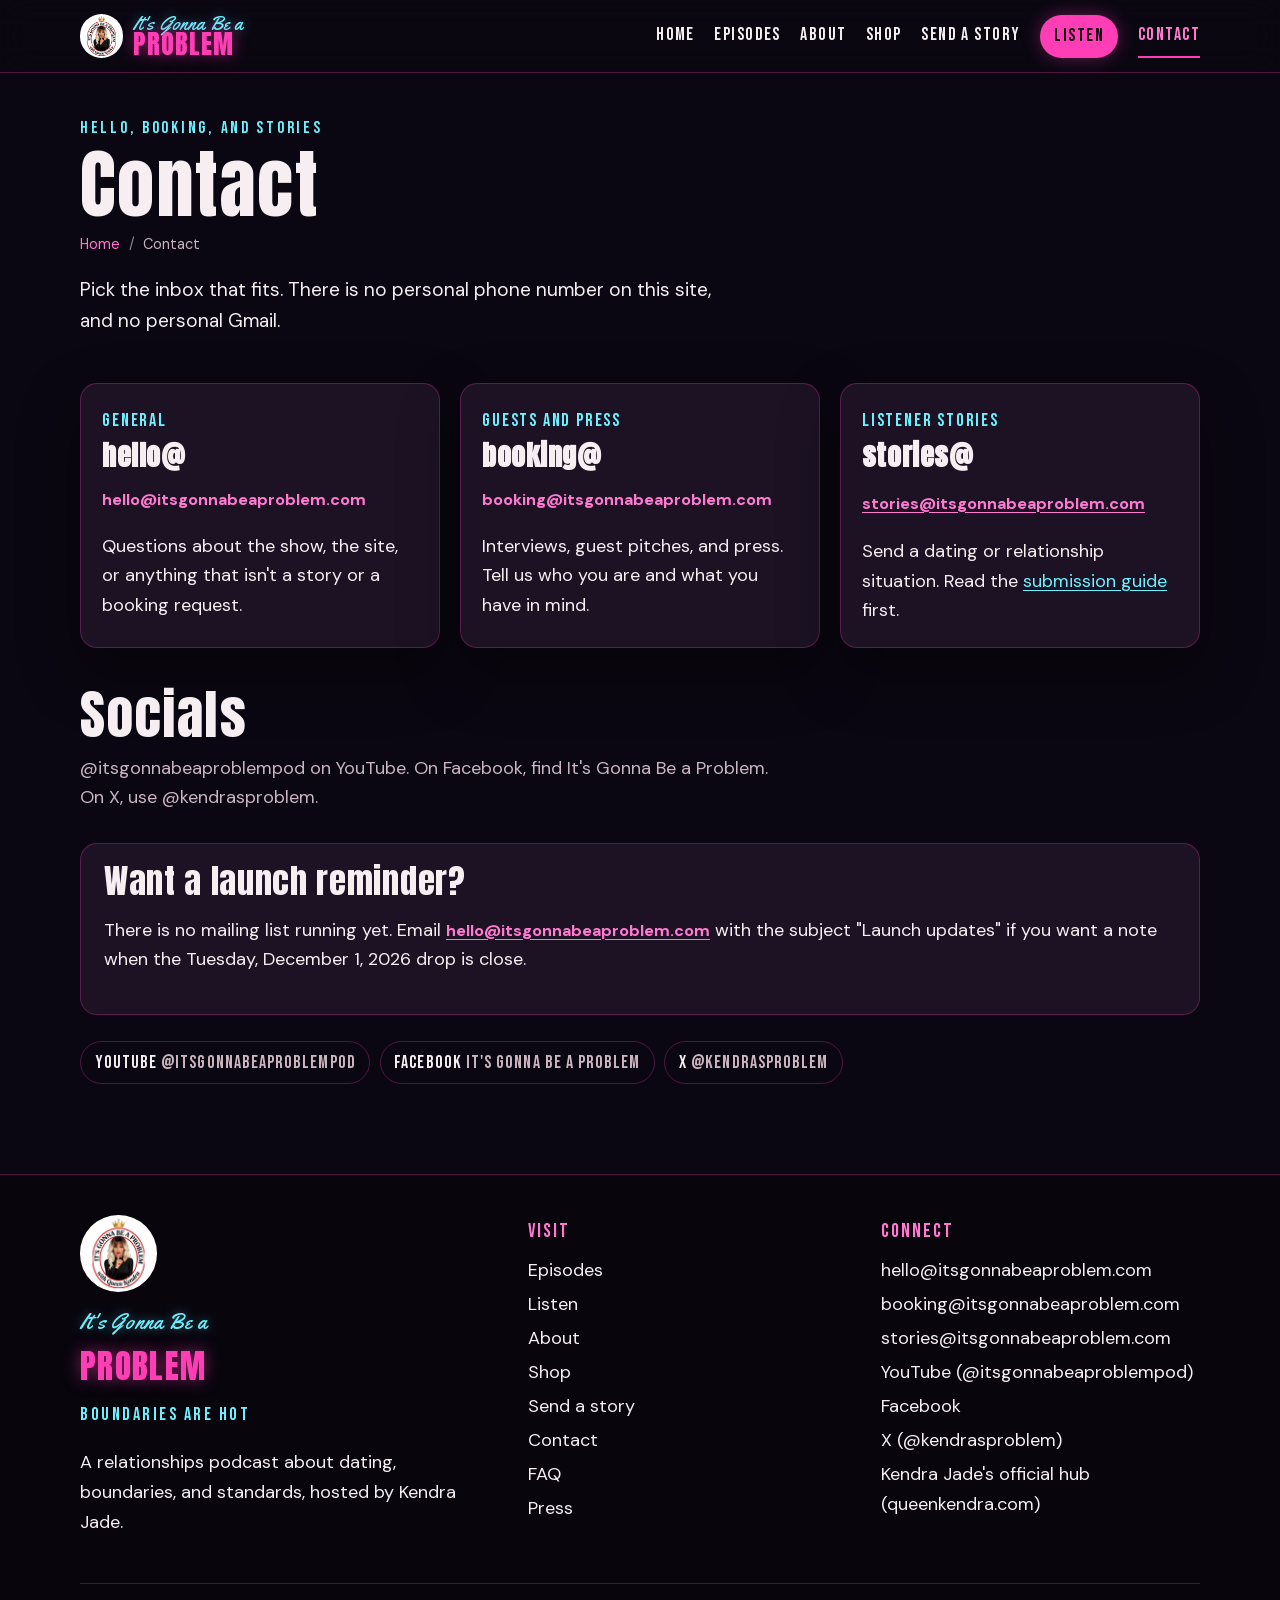
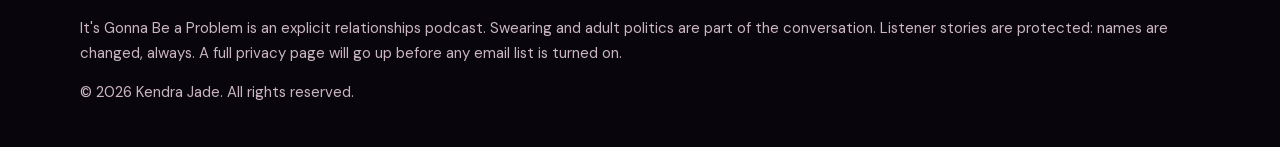
<file: contact/index.html>
<!DOCTYPE html>
<html lang="en">
<head>
  <meta charset="utf-8" />
  <meta name="viewport" content="width=device-width, initial-scale=1" />
  <title>Contact | It's Gonna Be a Problem</title>
  <meta name="description" content="Contact It's Gonna Be a Problem: hello@ for general questions, booking@ for guests and press, and stories@ for listener submissions." />
  <link rel="canonical" href="https://itsgonnabeaproblem.com/contact/" />
  <meta name="theme-color" content="#0b0712" />
  <meta name="author" content="Kendra Jade" />
  <meta name="robots" content="index,follow" />
  <meta property="og:type" content="website" />
  <meta property="og:locale" content="en_US" />
  <meta property="og:site_name" content="It's Gonna Be a Problem" />
  <meta property="og:title" content="Contact | It's Gonna Be a Problem" />
  <meta property="og:description" content="Contact It's Gonna Be a Problem: hello@ for general questions, booking@ for guests and press, and stories@ for listener submissions." />
  <meta property="og:url" content="https://itsgonnabeaproblem.com/contact/" />
  <meta property="og:image" content="https://itsgonnabeaproblem.com/images/og-image.jpg" />
  <meta property="og:image:width" content="1200" />
  <meta property="og:image:height" content="630" />
  <meta property="og:image:alt" content="Square cover art for the relationships podcast It's Gonna Be a Problem, with the tagline Boundaries Are Hot." />
  <meta property="og:image:type" content="image/jpeg" />
  <meta name="twitter:card" content="summary_large_image" />
  <meta name="twitter:title" content="Contact | It's Gonna Be a Problem" />
  <meta name="twitter:description" content="Contact It's Gonna Be a Problem: hello@ for general questions, booking@ for guests and press, and stories@ for listener submissions." />
  <meta name="twitter:image" content="https://itsgonnabeaproblem.com/images/og-image.jpg" />
  <meta name="twitter:site" content="@kendrasproblem" />
  <meta name="twitter:image:alt" content="Square cover art for the relationships podcast It's Gonna Be a Problem, with the tagline Boundaries Are Hot." />
  <link rel="icon" href="/favicon.ico" sizes="any" />
  <link rel="icon" type="image/png" sizes="32x32" href="/images/favicon-32.png" />
  <link rel="icon" type="image/png" sizes="16x16" href="/images/favicon-16.png" />
  <link rel="apple-touch-icon" href="/images/apple-touch-icon.png" />
  <link rel="manifest" href="/site.webmanifest" />
  <link rel="stylesheet" href="/css/styles.min.css" />
  <link rel="preload" href="/fonts/yellowtail.woff2" as="font" type="font/woff2" crossorigin />
  <link rel="preload" href="/fonts/anton.woff2" as="font" type="font/woff2" crossorigin />
  <link rel="preload" href="/fonts/dm-sans.woff2" as="font" type="font/woff2" crossorigin />
  <link rel="preload" href="/css/styles.min.css" as="style" />
  
  
  <!-- RESTORE LATER: schema sameAs entries for show Instagram, TikTok and Threads removed Nov 28, 2026 (accounts do not exist yet). -->
  <script type="application/ld+json">
{
  "@context": "https://schema.org",
  "@graph": [
    {
      "@type": "WebSite",
      "@id": "https://itsgonnabeaproblem.com/#website",
      "url": "https://itsgonnabeaproblem.com/",
      "name": "It's Gonna Be a Problem",
      "alternateName": "IGBAP",
      "description": "A relationships podcast about dating, boundaries, and standards, hosted by Kendra Jade.",
      "inLanguage": "en",
      "publisher": {
        "@id": "https://itsgonnabeaproblem.com/#series"
      }
    },
    {
      "@type": "PodcastSeries",
      "@id": "https://itsgonnabeaproblem.com/#series",
      "name": "It's Gonna Be a Problem",
      "alternateName": "IGBAP",
      "description": "A relationships podcast about dating, boundaries, and standards, hosted by Kendra Jade.",
      "url": "https://itsgonnabeaproblem.com/",
      "inLanguage": "en",
      "genre": [
        "Relationships",
        "Dating advice"
      ],
      "author": {
        "@id": "https://itsgonnabeaproblem.com/#host"
      },
      "image": "https://itsgonnabeaproblem.com/images/igbap-cover-rain-check.jpg",
      "isFamilyFriendly": false,
      "sameAs": [
        "https://www.youtube.com/@itsgonnabeaproblempod",
        "https://www.facebook.com/profile.php?id=61596896765575",
        "https://x.com/kendrasproblem"
      ]
    },
    {
      "@type": "ContactPage",
      "@id": "https://itsgonnabeaproblem.com/contact/#webpage",
      "url": "https://itsgonnabeaproblem.com/contact/",
      "name": "Contact | It's Gonna Be a Problem",
      "isPartOf": {
        "@id": "https://itsgonnabeaproblem.com/#website"
      },
      "about": {
        "@id": "https://itsgonnabeaproblem.com/#series"
      }
    },
    {
      "@type": "BreadcrumbList",
      "itemListElement": [
        {
          "@type": "ListItem",
          "position": 1,
          "name": "Home",
          "item": "https://itsgonnabeaproblem.com/"
        },
        {
          "@type": "ListItem",
          "position": 2,
          "name": "Contact",
          "item": "https://itsgonnabeaproblem.com/contact/"
        }
      ]
    }
  ]
}
  </script>
</head>
<body>
<a class="skip-link" href="#main">Skip to content</a>
<header class="site-header">
  <div class="header-inner wrap">
    <a class="logo" href="/" aria-label="It's Gonna Be a Problem, home">
      <img class="logo-mark" src="/images/logo-mark-160.png" width="160" height="160" alt="" />
      <span class="logo-text">
        <span class="logo-script">It's Gonna Be a</span>
        <span class="logo-problem">PROBLEM</span>
      </span>
    </a>
    <input type="checkbox" id="nav-toggle" class="nav-toggle" />
    <label class="nav-toggle-btn" for="nav-toggle" aria-label="Open menu">
      <span></span><span></span><span></span>
    </label>
    <nav class="site-nav" aria-label="Main">
          <a href="/">Home</a>
          <a href="/episodes/">Episodes</a>
          <a href="/about/">About</a>
          <a href="/shop/">Shop</a>
          <a href="/stories/">Send a Story</a>
          <a href="/listen/" class="nav-cta">Listen</a>
          <a href="/contact/" aria-current="page">Contact</a>
    </nav>
  </div>
</header>
<main id="main">

<section class="page-hero">
  <div class="wrap">
    <p class="kicker">hello, booking, and stories</p>
    <h1>Contact</h1>
    <nav class="breadcrumbs" aria-label="Breadcrumb">
      <ol>
        <li><a href="/">Home</a></li>
        <li aria-current="page">Contact</li>
      </ol>
    </nav>
    <p class="lede">Pick the inbox that fits. There is no personal phone number on this site, and no personal Gmail.</p>
  </div>
</section>
<section class="section" style="padding-top:0;">
  <div class="wrap">
    <div class="contact-cards">
      <a class="card" href="mailto:hello@itsgonnabeaproblem.com">
        <p class="label">General</p>
        <h3>hello@</h3>
        <p class="mail-link">hello@<wbr>itsgonnabeaproblem.com</p>
        <p>Questions about the show, the site, or anything that isn't a story or a booking request.</p>
      </a>
      <a class="card" href="mailto:booking@itsgonnabeaproblem.com">
        <p class="label">Guests and press</p>
        <h3>booking@</h3>
        <p class="mail-link">booking@<wbr>itsgonnabeaproblem.com</p>
        <p>Interviews, guest pitches, and press. Tell us who you are and what you have in mind.</p>
      </a>
      <div class="card">
        <p class="label">Listener stories</p>
        <h3>stories@</h3>
        <p><a class="mail-link" href="mailto:stories@itsgonnabeaproblem.com?subject=Story%20submission">stories@<wbr>itsgonnabeaproblem.com</a></p>
        <p>Send a dating or relationship situation. Read the <a href="/stories/">submission guide</a> first.</p>
      </div>
    </div>
    <h2 class="section-title" style="margin-top:2.4rem;">Socials</h2>
    <p class="section-intro">@itsgonnabeaproblempod on YouTube. On Facebook, find It's Gonna Be a Problem. On X, use @kendrasproblem.</p>
    <div class="guide-box" style="margin-bottom:1.5rem;">
      <h2 class="section-title" style="font-size:2rem;">Want a launch reminder?</h2>
      <p>There is no mailing list running yet. Email <a class="mail-link" href="mailto:hello@itsgonnabeaproblem.com?subject=Launch%20updates">hello@itsgonnabeaproblem.com</a> with the subject "Launch updates" if you want a note when the Tuesday, December 1, 2026 drop is close.</p>
    </div>
    <div class="social-row">
<!-- RESTORE LATER: show Instagram, TikTok and Threads links removed Nov 28, 2026 because those accounts do not exist yet. Original handle was @itsgonnabeaproblempod on each. Restore from git history (commit e960a9b has the originals). -->
<a href="https://www.youtube.com/@itsgonnabeaproblempod" rel="noopener noreferrer">YouTube <span class="muted">@itsgonnabeaproblempod</span></a>
<a href="https://www.facebook.com/profile.php?id=61596896765575" rel="noopener noreferrer">Facebook <span class="muted">It's Gonna Be a Problem</span></a>
<a href="https://x.com/kendrasproblem" rel="noopener noreferrer">X <span class="muted">@kendrasproblem</span></a></div>
  </div>
</section>

</main>
<footer class="site-footer">
  <div class="wrap footer-grid">
    <div class="footer-brand">
      <img class="logo-mark" src="/images/logo-mark-160.png" width="160" height="160" alt="" />
      <div class="logo-script">It's Gonna Be a</div>
      <div class="logo-problem">PROBLEM</div>
      <p class="footer-tag">BOUNDARIES ARE HOT</p>
      <p>A relationships podcast about dating, boundaries, and standards, hosted by Kendra Jade.</p>
    </div>
    <div>
      <h2>Visit</h2>
      <ul>
        <li><a href="/episodes/">Episodes</a></li>
        <li><a href="/listen/">Listen</a></li>
        <li><a href="/about/">About</a></li>
        <li><a href="/shop/">Shop</a></li>
        <li><a href="/stories/">Send a story</a></li>
        <li><a href="/contact/">Contact</a></li>
        <li><a href="/faq/">FAQ</a></li>
        <li><a href="/press/">Press</a></li>
      </ul>
    </div>
    <div>
      <h2>Connect</h2>
      <ul>
        <li><a href="mailto:hello@itsgonnabeaproblem.com">hello@<wbr>itsgonnabeaproblem.com</a></li>
        <li><a href="mailto:booking@itsgonnabeaproblem.com">booking@<wbr>itsgonnabeaproblem.com</a></li>
        <li><a href="mailto:stories@itsgonnabeaproblem.com">stories@<wbr>itsgonnabeaproblem.com</a></li>
<!-- RESTORE LATER: Instagram, TikTok and Threads footer links removed Nov 28, 2026 (accounts do not exist yet). -->
<li><a href="https://www.youtube.com/@itsgonnabeaproblempod" rel="noopener noreferrer">YouTube (@itsgonnabeaproblempod)</a></li>
<li><a href="https://www.facebook.com/profile.php?id=61596896765575" rel="noopener noreferrer">Facebook</a></li>
<li><a href="https://x.com/kendrasproblem" rel="noopener noreferrer">X (@kendrasproblem)</a></li>
<li><a href="https://queenkendra.com/" rel="me">Kendra Jade's official hub (queenkendra.com)</a></li>
      </ul>
    </div>
  </div>
  <div class="wrap legal">
    <p>It's Gonna Be a Problem is an explicit relationships podcast. Swearing and adult politics are part of the conversation. Listener stories are protected: names are changed, always. A full privacy page will go up before any email list is turned on.</p>
    <p>&copy; 2026 Kendra Jade. All rights reserved.</p>
  </div>
</footer>
</body>
</html>
</file>
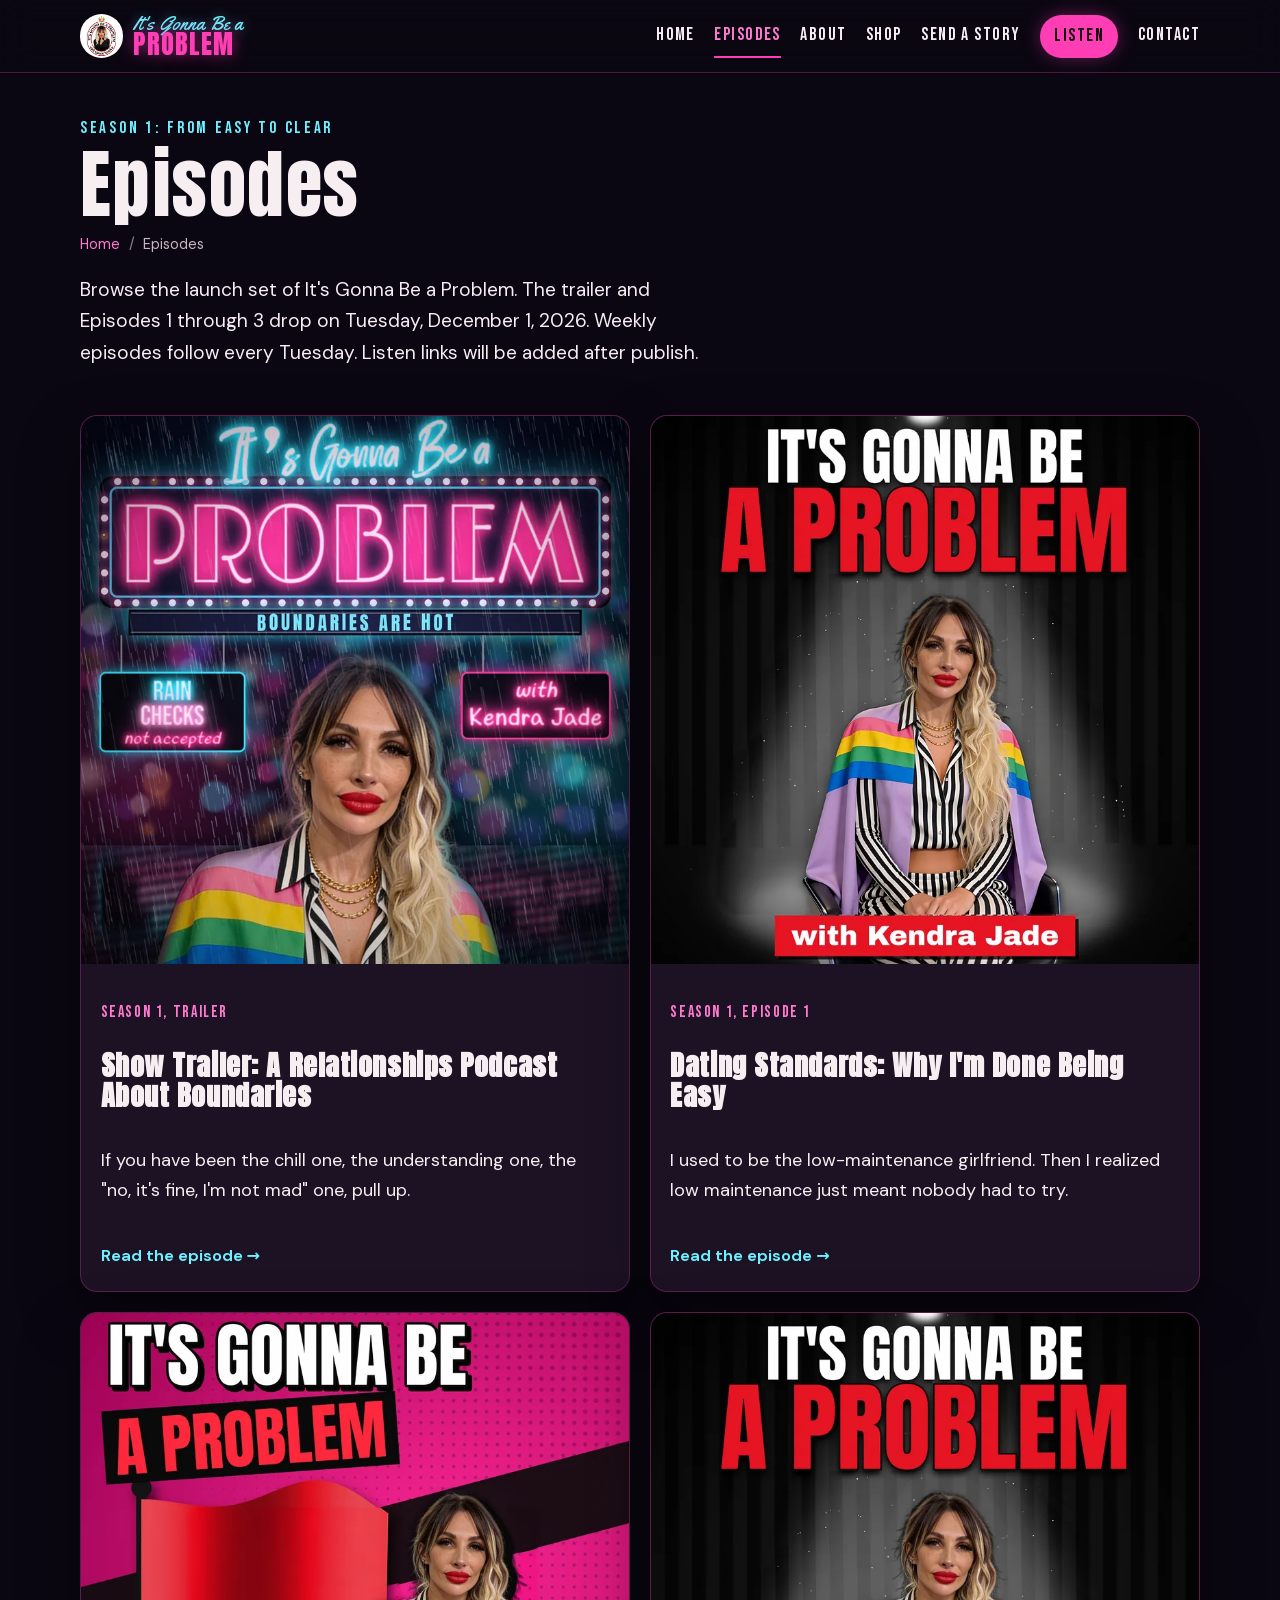
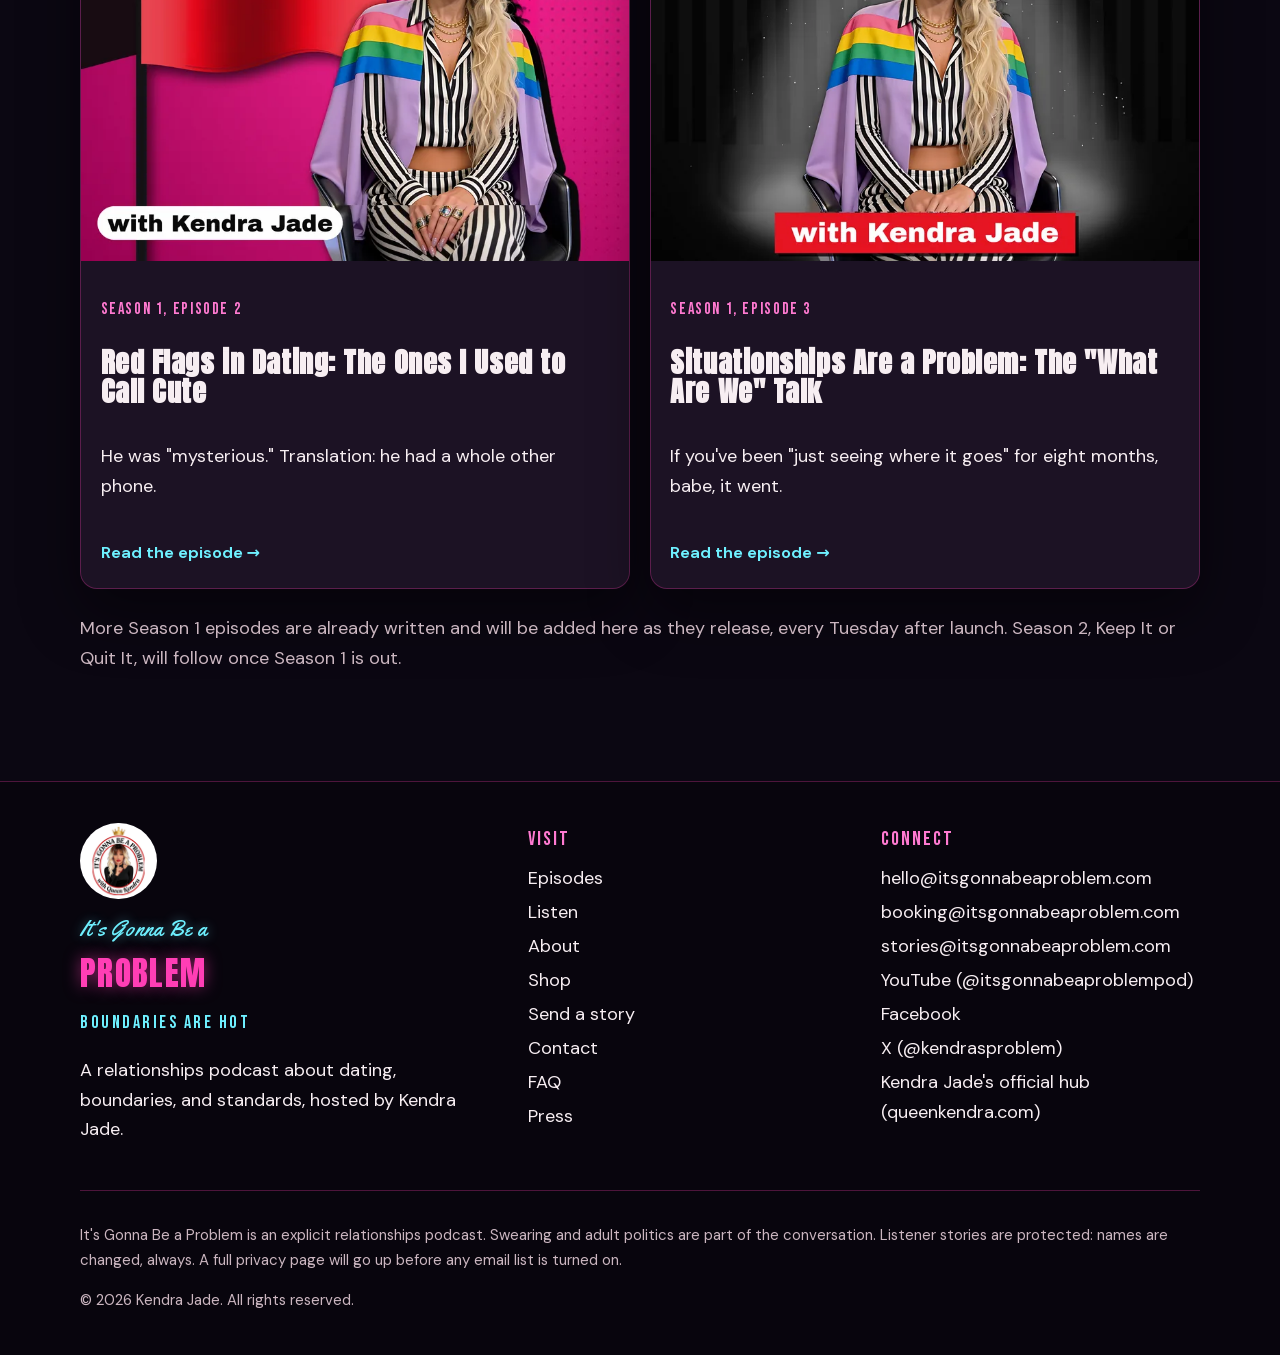
<file: episodes/index.html>
<!DOCTYPE html>
<html lang="en">
<head>
  <meta charset="utf-8" />
  <meta name="viewport" content="width=device-width, initial-scale=1" />
  <title>IGBAP Episodes | Dating and Relationship Talk</title>
  <meta name="description" content="Browse every episode of It's Gonna Be a Problem, from red flags and situationships to fair fights, moving in, and Keep It or Quit It." />
  <link rel="canonical" href="https://itsgonnabeaproblem.com/episodes/" />
  <meta name="theme-color" content="#0b0712" />
  <meta name="author" content="Kendra Jade" />
  <meta name="robots" content="index,follow" />
  <meta property="og:type" content="website" />
  <meta property="og:locale" content="en_US" />
  <meta property="og:site_name" content="It's Gonna Be a Problem" />
  <meta property="og:title" content="IGBAP Episodes | Dating and Relationship Talk" />
  <meta property="og:description" content="Browse every episode of It's Gonna Be a Problem, from red flags and situationships to fair fights, moving in, and Keep It or Quit It." />
  <meta property="og:url" content="https://itsgonnabeaproblem.com/episodes/" />
  <meta property="og:image" content="https://itsgonnabeaproblem.com/images/og-image.jpg" />
  <meta property="og:image:width" content="1200" />
  <meta property="og:image:height" content="630" />
  <meta property="og:image:alt" content="Square cover art for the relationships podcast It's Gonna Be a Problem, with the tagline Boundaries Are Hot." />
  <meta property="og:image:type" content="image/jpeg" />
  <meta name="twitter:card" content="summary_large_image" />
  <meta name="twitter:title" content="IGBAP Episodes | Dating and Relationship Talk" />
  <meta name="twitter:description" content="Browse every episode of It's Gonna Be a Problem, from red flags and situationships to fair fights, moving in, and Keep It or Quit It." />
  <meta name="twitter:image" content="https://itsgonnabeaproblem.com/images/og-image.jpg" />
  <meta name="twitter:site" content="@kendrasproblem" />
  <meta name="twitter:image:alt" content="Square cover art for the relationships podcast It's Gonna Be a Problem, with the tagline Boundaries Are Hot." />
  <link rel="icon" href="/favicon.ico" sizes="any" />
  <link rel="icon" type="image/png" sizes="32x32" href="/images/favicon-32.png" />
  <link rel="icon" type="image/png" sizes="16x16" href="/images/favicon-16.png" />
  <link rel="apple-touch-icon" href="/images/apple-touch-icon.png" />
  <link rel="manifest" href="/site.webmanifest" />
  <link rel="stylesheet" href="/css/styles.min.css" />
  <link rel="preload" href="/fonts/yellowtail.woff2" as="font" type="font/woff2" crossorigin />
  <link rel="preload" href="/fonts/anton.woff2" as="font" type="font/woff2" crossorigin />
  <link rel="preload" href="/fonts/dm-sans.woff2" as="font" type="font/woff2" crossorigin />
  <link rel="preload" href="/css/styles.min.css" as="style" />
  
  
  <!-- RESTORE LATER: schema sameAs entries for show Instagram, TikTok and Threads removed Nov 28, 2026 (accounts do not exist yet). -->
  <script type="application/ld+json">
{
  "@context": "https://schema.org",
  "@graph": [
    {
      "@type": "WebSite",
      "@id": "https://itsgonnabeaproblem.com/#website",
      "url": "https://itsgonnabeaproblem.com/",
      "name": "It's Gonna Be a Problem",
      "alternateName": "IGBAP",
      "description": "A relationships podcast about dating, boundaries, and standards, hosted by Kendra Jade.",
      "inLanguage": "en",
      "publisher": {
        "@id": "https://itsgonnabeaproblem.com/#series"
      }
    },
    {
      "@type": "PodcastSeries",
      "@id": "https://itsgonnabeaproblem.com/#series",
      "name": "It's Gonna Be a Problem",
      "alternateName": "IGBAP",
      "description": "A relationships podcast about dating, boundaries, and standards, hosted by Kendra Jade.",
      "url": "https://itsgonnabeaproblem.com/",
      "inLanguage": "en",
      "genre": [
        "Relationships",
        "Dating advice"
      ],
      "author": {
        "@id": "https://itsgonnabeaproblem.com/#host"
      },
      "image": "https://itsgonnabeaproblem.com/images/igbap-cover-rain-check.jpg",
      "isFamilyFriendly": false,
      "sameAs": [
        "https://www.youtube.com/@itsgonnabeaproblempod",
        "https://www.facebook.com/profile.php?id=61596896765575",
        "https://x.com/kendrasproblem"
      ]
    },
    {
      "@type": "CollectionPage",
      "@id": "https://itsgonnabeaproblem.com/episodes/#webpage",
      "url": "https://itsgonnabeaproblem.com/episodes/",
      "name": "IGBAP Episodes | Dating and Relationship Talk",
      "isPartOf": {
        "@id": "https://itsgonnabeaproblem.com/#website"
      },
      "about": {
        "@id": "https://itsgonnabeaproblem.com/#series"
      },
      "mainEntity": {
        "@type": "ItemList",
        "name": "Season 1 launch episodes",
        "itemListElement": [
          {
            "@type": "ListItem",
            "position": 1,
            "url": "https://itsgonnabeaproblem.com/episodes/trailer/",
            "name": "Show Trailer: A Relationships Podcast About Boundaries"
          },
          {
            "@type": "ListItem",
            "position": 2,
            "url": "https://itsgonnabeaproblem.com/episodes/dating-standards-why-im-done-being-easy/",
            "name": "Dating Standards: Why I'm Done Being Easy"
          },
          {
            "@type": "ListItem",
            "position": 3,
            "url": "https://itsgonnabeaproblem.com/episodes/red-flags-in-dating-i-used-to-call-cute/",
            "name": "Red Flags in Dating: The Ones I Used to Call Cute"
          },
          {
            "@type": "ListItem",
            "position": 4,
            "url": "https://itsgonnabeaproblem.com/episodes/situationships-are-a-problem/",
            "name": "Situationships Are a Problem: The \"What Are We\" Talk"
          }
        ]
      }
    },
    {
      "@type": "BreadcrumbList",
      "itemListElement": [
        {
          "@type": "ListItem",
          "position": 1,
          "name": "Home",
          "item": "https://itsgonnabeaproblem.com/"
        },
        {
          "@type": "ListItem",
          "position": 2,
          "name": "Episodes",
          "item": "https://itsgonnabeaproblem.com/episodes/"
        }
      ]
    }
  ]
}
  </script>
</head>
<body>
<a class="skip-link" href="#main">Skip to content</a>
<header class="site-header">
  <div class="header-inner wrap">
    <a class="logo" href="/" aria-label="It's Gonna Be a Problem, home">
      <img class="logo-mark" src="/images/logo-mark-160.png" width="160" height="160" alt="" />
      <span class="logo-text">
        <span class="logo-script">It's Gonna Be a</span>
        <span class="logo-problem">PROBLEM</span>
      </span>
    </a>
    <input type="checkbox" id="nav-toggle" class="nav-toggle" />
    <label class="nav-toggle-btn" for="nav-toggle" aria-label="Open menu">
      <span></span><span></span><span></span>
    </label>
    <nav class="site-nav" aria-label="Main">
          <a href="/">Home</a>
          <a href="/episodes/" aria-current="page">Episodes</a>
          <a href="/about/">About</a>
          <a href="/shop/">Shop</a>
          <a href="/stories/">Send a Story</a>
          <a href="/listen/" class="nav-cta">Listen</a>
          <a href="/contact/">Contact</a>
    </nav>
  </div>
</header>
<main id="main">

<section class="page-hero">
  <div class="wrap">
    <p class="kicker">Season 1: From Easy to Clear</p>
    <h1>Episodes</h1>
    <nav class="breadcrumbs" aria-label="Breadcrumb">
      <ol>
        <li><a href="/">Home</a></li>
        <li aria-current="page">Episodes</li>
      </ol>
    </nav>
    <p class="lede">Browse the launch set of It's Gonna Be a Problem. The trailer and Episodes 1 through 3 drop on Tuesday, December 1, 2026. Weekly episodes follow every Tuesday. Listen links will be added after publish.</p>
  </div>
</section>
<section class="section" style="padding-top:0;">
  <div class="wrap">
    <div class="card-grid card-grid--2">
      <a class="ep-card" href="/episodes/trailer/">
        <picture>
          <source type="image/webp" srcset="/images/igbap-cover-rain-check-800.webp" />
          <img src="/images/igbap-cover-rain-check-800.jpg" width="800" height="800" alt="Episode card for the show trailer of It's Gonna Be a Problem with Kendra Jade."  loading="lazy" decoding="async" />
        </picture>
        <div class="ep-body">
          <p class="ep-meta">Season 1, Trailer</p>
          <h3>Show Trailer: A Relationships Podcast About Boundaries</h3>
          <p>If you have been the chill one, the understanding one, the "no, it's fine, I'm not mad" one, pull up.</p>
          <p class="more">Read the episode &rarr;</p>
        </div>
      </a>
      <a class="ep-card" href="/episodes/dating-standards-why-im-done-being-easy/">
        <picture>
          <source type="image/webp" srcset="/images/promo-lavender-cape-800.webp" />
          <img src="/images/promo-lavender-cape-800.jpg" width="800" height="800" alt="Episode card for Dating Standards: Why I'm Done Being Easy, from It's Gonna Be a Problem with Kendra Jade."  loading="lazy" decoding="async" />
        </picture>
        <div class="ep-body">
          <p class="ep-meta">Season 1, Episode 1</p>
          <h3>Dating Standards: Why I'm Done Being Easy</h3>
          <p>I used to be the low-maintenance girlfriend. Then I realized low maintenance just meant nobody had to try.</p>
          <p class="more">Read the episode &rarr;</p>
        </div>
      </a>
      <a class="ep-card" href="/episodes/red-flags-in-dating-i-used-to-call-cute/">
        <picture>
          <source type="image/webp" srcset="/images/promo-red-flag-800.webp" />
          <img src="/images/promo-red-flag-800.jpg" width="800" height="800" alt="Episode card for Red Flags in Dating: The Ones I Used to Call Cute, from It's Gonna Be a Problem with Kendra Jade."  loading="lazy" decoding="async" />
        </picture>
        <div class="ep-body">
          <p class="ep-meta">Season 1, Episode 2</p>
          <h3>Red Flags in Dating: The Ones I Used to Call Cute</h3>
          <p>He was "mysterious." Translation: he had a whole other phone.</p>
          <p class="more">Read the episode &rarr;</p>
        </div>
      </a>
      <a class="ep-card" href="/episodes/situationships-are-a-problem/">
        <picture>
          <source type="image/webp" srcset="/images/promo-lavender-cape-800.webp" />
          <img src="/images/promo-lavender-cape-800.jpg" width="800" height="800" alt="Episode card for Situationships Are a Problem, from It's Gonna Be a Problem with Kendra Jade."  loading="lazy" decoding="async" />
        </picture>
        <div class="ep-body">
          <p class="ep-meta">Season 1, Episode 3</p>
          <h3>Situationships Are a Problem: The "What Are We" Talk</h3>
          <p>If you've been "just seeing where it goes" for eight months, babe, it went.</p>
          <p class="more">Read the episode &rarr;</p>
        </div>
      </a>
    </div>
    <p class="muted" style="margin-top:1.5rem;">More Season 1 episodes are already written and will be added here as they release, every Tuesday after launch. Season 2, Keep It or Quit It, will follow once Season 1 is out.</p>
  </div>
</section>

</main>
<footer class="site-footer">
  <div class="wrap footer-grid">
    <div class="footer-brand">
      <img class="logo-mark" src="/images/logo-mark-160.png" width="160" height="160" alt="" />
      <div class="logo-script">It's Gonna Be a</div>
      <div class="logo-problem">PROBLEM</div>
      <p class="footer-tag">BOUNDARIES ARE HOT</p>
      <p>A relationships podcast about dating, boundaries, and standards, hosted by Kendra Jade.</p>
    </div>
    <div>
      <h2>Visit</h2>
      <ul>
        <li><a href="/episodes/">Episodes</a></li>
        <li><a href="/listen/">Listen</a></li>
        <li><a href="/about/">About</a></li>
        <li><a href="/shop/">Shop</a></li>
        <li><a href="/stories/">Send a story</a></li>
        <li><a href="/contact/">Contact</a></li>
        <li><a href="/faq/">FAQ</a></li>
        <li><a href="/press/">Press</a></li>
      </ul>
    </div>
    <div>
      <h2>Connect</h2>
      <ul>
        <li><a href="mailto:hello@itsgonnabeaproblem.com">hello@itsgonnabeaproblem.com</a></li>
        <li><a href="mailto:booking@itsgonnabeaproblem.com">booking@itsgonnabeaproblem.com</a></li>
        <li><a href="mailto:stories@itsgonnabeaproblem.com">stories@itsgonnabeaproblem.com</a></li>
<!-- RESTORE LATER: Instagram, TikTok and Threads footer links removed Nov 28, 2026 (accounts do not exist yet). -->
<li><a href="https://www.youtube.com/@itsgonnabeaproblempod" rel="noopener noreferrer">YouTube (@itsgonnabeaproblempod)</a></li>
<li><a href="https://www.facebook.com/profile.php?id=61596896765575" rel="noopener noreferrer">Facebook</a></li>
<li><a href="https://x.com/kendrasproblem" rel="noopener noreferrer">X (@kendrasproblem)</a></li>
<li><a href="https://queenkendra.com/" rel="me">Kendra Jade's official hub (queenkendra.com)</a></li>
      </ul>
    </div>
  </div>
  <div class="wrap legal">
    <p>It's Gonna Be a Problem is an explicit relationships podcast. Swearing and adult politics are part of the conversation. Listener stories are protected: names are changed, always. A full privacy page will go up before any email list is turned on.</p>
    <p>&copy; 2026 Kendra Jade. All rights reserved.</p>
  </div>
</footer>
</body>
</html>
</file>
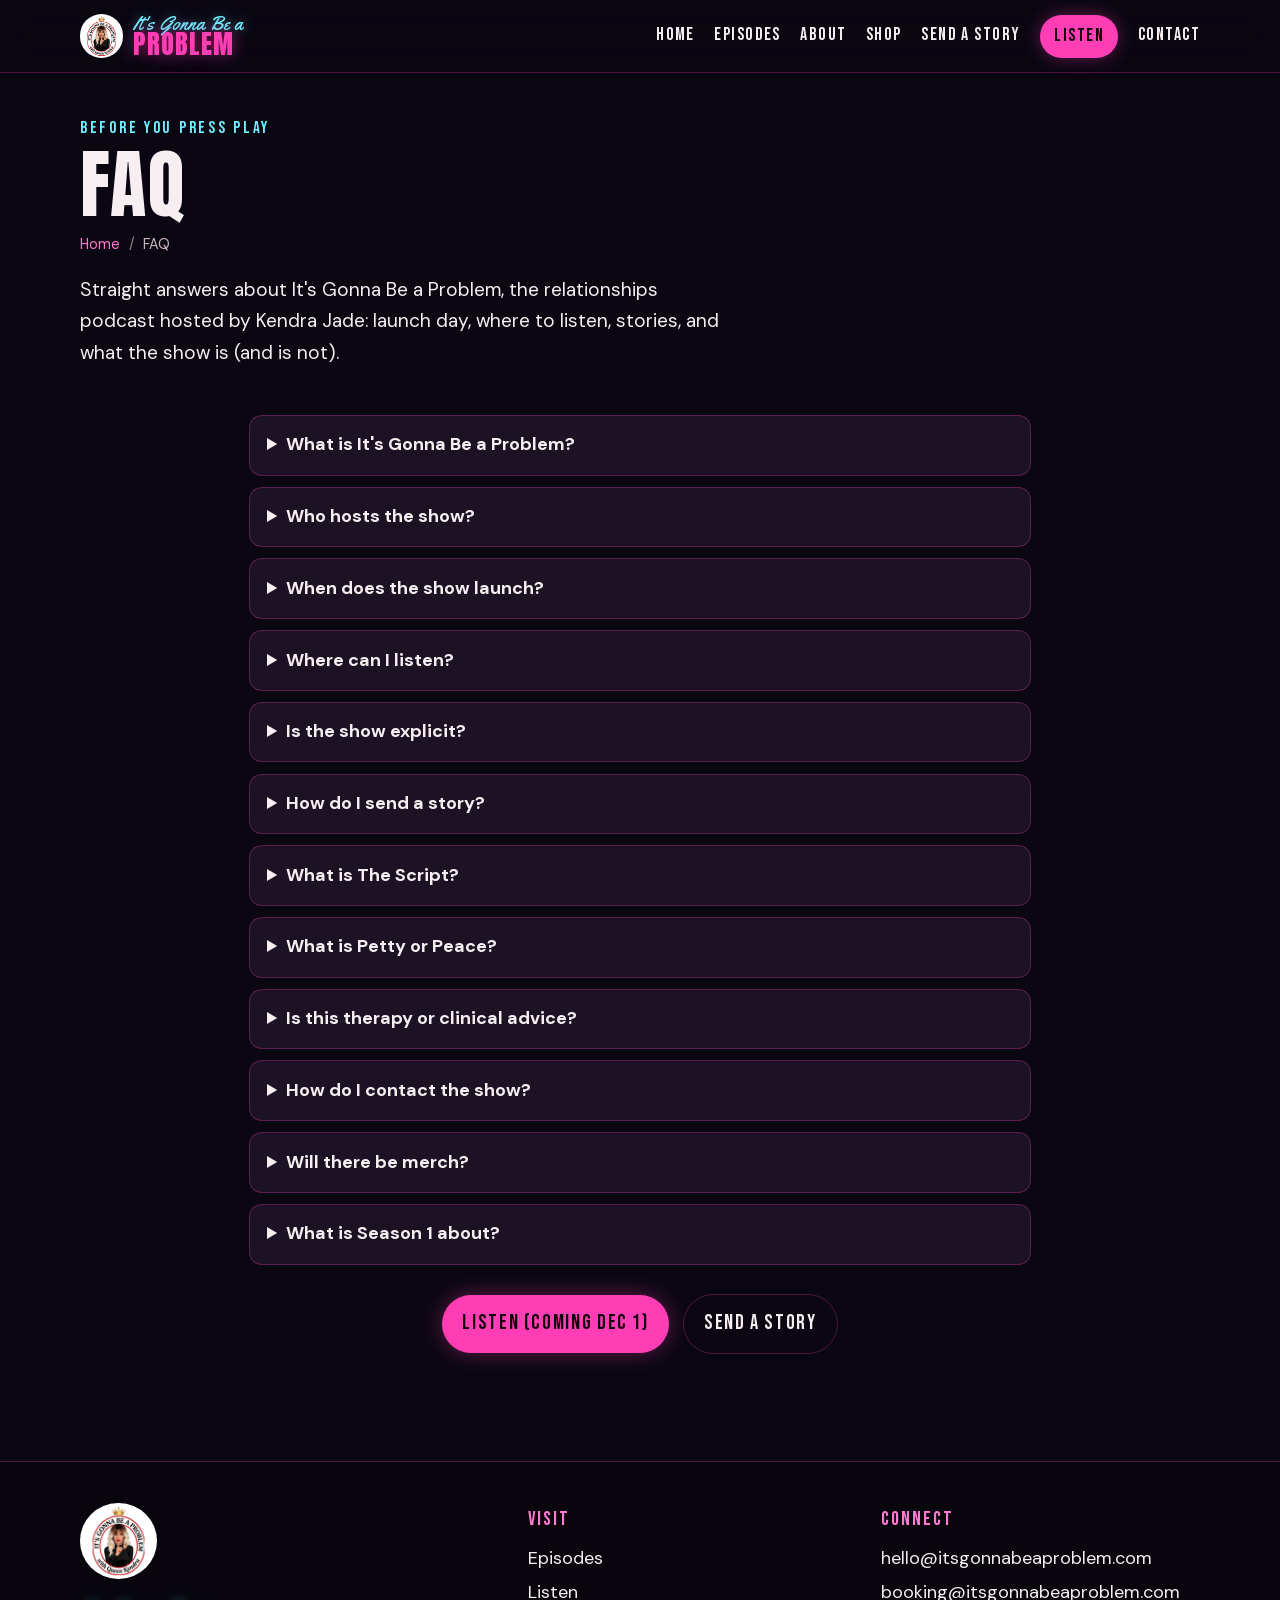
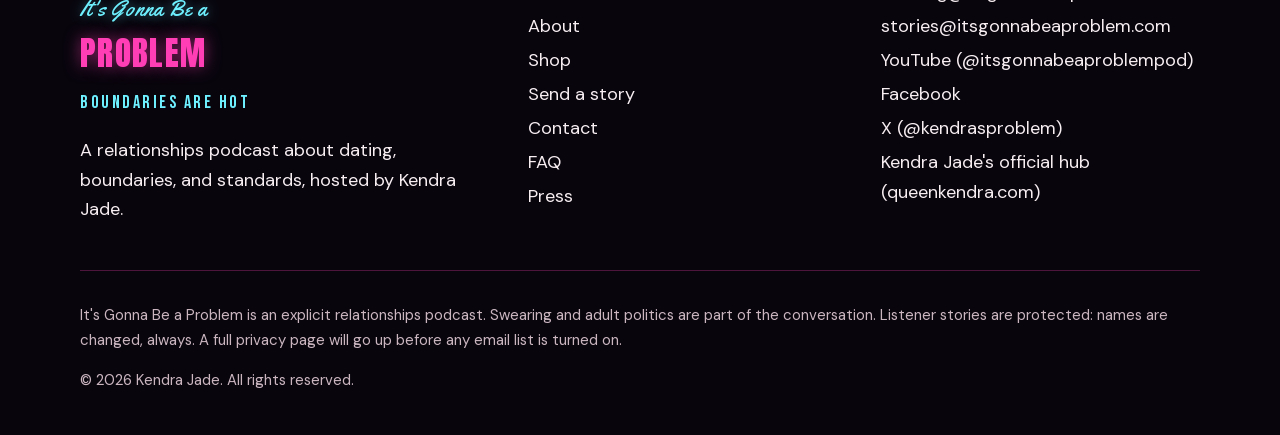
<file: faq/index.html>
<!DOCTYPE html>
<html lang="en">
<head>
  <meta charset="utf-8" />
  <meta name="viewport" content="width=device-width, initial-scale=1" />
  <title>FAQ | It's Gonna Be a Problem</title>
  <meta name="description" content="FAQ for It's Gonna Be a Problem, the relationships podcast hosted by Kendra Jade. Launch date, where to listen, stories, and what the show is." />
  <link rel="canonical" href="https://itsgonnabeaproblem.com/faq/" />
  <meta name="theme-color" content="#0b0712" />
  <meta name="author" content="Kendra Jade" />
  <meta name="robots" content="index,follow" />
  <meta property="og:type" content="website" />
  <meta property="og:locale" content="en_US" />
  <meta property="og:site_name" content="It's Gonna Be a Problem" />
  <meta property="og:title" content="FAQ | It's Gonna Be a Problem" />
  <meta property="og:description" content="Contact It's Gonna Be a Problem: hello@ for general questions, booking@ for guests and press, and stories@ for listener submissions." />
  <meta property="og:url" content="https://itsgonnabeaproblem.com/faq/" />
  <meta property="og:image" content="https://itsgonnabeaproblem.com/images/og-image.jpg" />
  <meta property="og:image:width" content="1200" />
  <meta property="og:image:height" content="630" />
  <meta property="og:image:alt" content="Square cover art for the relationships podcast It's Gonna Be a Problem, with the tagline Boundaries Are Hot." />
  <meta property="og:image:type" content="image/jpeg" />
  <meta name="twitter:card" content="summary_large_image" />
  <meta name="twitter:title" content="FAQ | It's Gonna Be a Problem" />
  <meta name="twitter:description" content="Contact It's Gonna Be a Problem: hello@ for general questions, booking@ for guests and press, and stories@ for listener submissions." />
  <meta name="twitter:image" content="https://itsgonnabeaproblem.com/images/og-image.jpg" />
  <meta name="twitter:site" content="@kendrasproblem" />
  <meta name="twitter:image:alt" content="Square cover art for the relationships podcast It's Gonna Be a Problem, with the tagline Boundaries Are Hot." />
  <link rel="icon" href="/favicon.ico" sizes="any" />
  <link rel="icon" type="image/png" sizes="32x32" href="/images/favicon-32.png" />
  <link rel="icon" type="image/png" sizes="16x16" href="/images/favicon-16.png" />
  <link rel="apple-touch-icon" href="/images/apple-touch-icon.png" />
  <link rel="manifest" href="/site.webmanifest" />
  <link rel="stylesheet" href="/css/styles.min.css" />
  <link rel="preload" href="/fonts/yellowtail.woff2" as="font" type="font/woff2" crossorigin />
  <link rel="preload" href="/fonts/anton.woff2" as="font" type="font/woff2" crossorigin />
  <link rel="preload" href="/fonts/dm-sans.woff2" as="font" type="font/woff2" crossorigin />
  <link rel="preload" href="/css/styles.min.css" as="style" />
  
  
  <!-- RESTORE LATER: schema sameAs entries for show Instagram, TikTok and Threads removed Nov 28, 2026 (accounts do not exist yet). -->
  <script type="application/ld+json">
{
  "@context": "https://schema.org",
  "@graph": [
    {
      "@type": "WebSite",
      "@id": "https://itsgonnabeaproblem.com/#website",
      "url": "https://itsgonnabeaproblem.com/",
      "name": "It's Gonna Be a Problem",
      "alternateName": "IGBAP",
      "description": "A relationships podcast about dating, boundaries, and standards, hosted by Kendra Jade.",
      "inLanguage": "en",
      "publisher": {
        "@id": "https://itsgonnabeaproblem.com/#series"
      }
    },
    {
      "@type": "PodcastSeries",
      "@id": "https://itsgonnabeaproblem.com/#series",
      "name": "It's Gonna Be a Problem",
      "alternateName": "IGBAP",
      "description": "A relationships podcast about dating, boundaries, and standards, hosted by Kendra Jade.",
      "url": "https://itsgonnabeaproblem.com/",
      "inLanguage": "en",
      "genre": [
        "Relationships",
        "Dating advice"
      ],
      "author": {
        "@id": "https://itsgonnabeaproblem.com/#host"
      },
      "image": "https://itsgonnabeaproblem.com/images/igbap-cover-rain-check.jpg",
      "isFamilyFriendly": false,
      "sameAs": [
        "https://www.youtube.com/@itsgonnabeaproblempod",
        "https://www.facebook.com/profile.php?id=61596896765575",
        "https://x.com/kendrasproblem"
      ]
    },
    {
      "@type": "FAQPage",
      "@id": "https://itsgonnabeaproblem.com/faq/#webpage",
      "url": "https://itsgonnabeaproblem.com/faq/",
      "name": "FAQ | It's Gonna Be a Problem",
      "isPartOf": {
        "@id": "https://itsgonnabeaproblem.com/#website"
      },
      "about": {
        "@id": "https://itsgonnabeaproblem.com/#series"
      },
      "mainEntity": [
        {
          "@type": "Question",
          "name": "What is It's Gonna Be a Problem?",
          "acceptedAnswer": {
            "@type": "Answer",
            "text": "It's Gonna Be a Problem is a relationships podcast about dating, boundaries, and standards, hosted by Kendra Jade. It is bold, funny, unfiltered talk for women who are done shrinking, with word-for-word scripts you can use the same night. The tagline is BOUNDARIES ARE HOT."
          }
        },
        {
          "@type": "Question",
          "name": "Who hosts the show?",
          "acceptedAnswer": {
            "@type": "Answer",
            "text": "Kendra Jade hosts the show. On YouTube, the official handle is @itsgonnabeaproblempod. On Facebook, find It's Gonna Be a Problem on Facebook. On X, it is @kendrasproblem."
          }
        },
        {
          "@type": "Question",
          "name": "When does the show launch?",
          "acceptedAnswer": {
            "@type": "Answer",
            "text": "The show launches on Tuesday, December 1, 2026, with the trailer plus Season 1, Episodes 1 through 3. New episodes drop every Tuesday after that."
          }
        },
        {
          "@type": "Question",
          "name": "Where can I listen?",
          "acceptedAnswer": {
            "@type": "Answer",
            "text": "The show will be on Spotify, Apple Podcasts, Amazon Music, and YouTube. Official listen buttons stay marked Coming Dec 1 until those listings are live. The YouTube channel is already at @itsgonnabeaproblempod. See the listen page for updates."
          }
        },
        {
          "@type": "Question",
          "name": "Is the show explicit?",
          "acceptedAnswer": {
            "@type": "Answer",
            "text": "Yes. Swearing and adult politics are part of the conversation, on purpose."
          }
        },
        {
          "@type": "Question",
          "name": "How do I send a story?",
          "acceptedAnswer": {
            "@type": "Answer",
            "text": "Email stories@itsgonnabeaproblem.com. You must be 18 or older. Names are changed, always, and identifying details are swapped. Sending a story does not guarantee it will be used. Read the story guide before you write."
          }
        },
        {
          "@type": "Question",
          "name": "What is The Script?",
          "acceptedAnswer": {
            "@type": "Answer",
            "text": "The Script is a word-for-word line you can actually say out loud: for \"that doesn't work for me,\" the \"what are we\" talk, or calling out a red flag without starting a war."
          }
        },
        {
          "@type": "Question",
          "name": "What is Petty or Peace?",
          "acceptedAnswer": {
            "@type": "Answer",
            "text": "Petty or Peace? is a verdict on a messy dating situation. Petty is allowed. Cruel is not. You leave with a clear call, not a lecture."
          }
        },
        {
          "@type": "Question",
          "name": "Is this therapy or clinical advice?",
          "acceptedAnswer": {
            "@type": "Answer",
            "text": "No. The show is not a therapy session, a clinical advice line, or a shame spiral. It is brunch-truth and practical takeaways. If you are in danger, call 911, or use the National Domestic Violence Hotline at 1-800-799-7233, text START to 88788, or visit thehotline.org."
          }
        },
        {
          "@type": "Question",
          "name": "How do I contact the show?",
          "acceptedAnswer": {
            "@type": "Answer",
            "text": "Use hello@itsgonnabeaproblem.com for general questions, booking@itsgonnabeaproblem.com for guests and press, and stories@itsgonnabeaproblem.com for listener submissions. There is no personal phone number or personal Gmail on this site."
          }
        },
        {
          "@type": "Question",
          "name": "Will there be merch?",
          "acceptedAnswer": {
            "@type": "Answer",
            "text": "Yes, later. The shop page is a placeholder until official merch is ready. Nothing is for sale there yet. Email hello@itsgonnabeaproblem.com if you want a heads-up when the shop opens."
          }
        },
        {
          "@type": "Question",
          "name": "What is Season 1 about?",
          "acceptedAnswer": {
            "@type": "Answer",
            "text": "Season 1 is called From Easy to Clear. It walks you from the chill, low-maintenance, \"no, it's fine\" version of yourself to someone who can say what she wants out loud. Season 2, Keep It or Quit It, will follow once Season 1 is out."
          }
        }
      ]
    },
    {
      "@type": "BreadcrumbList",
      "itemListElement": [
        {
          "@type": "ListItem",
          "position": 1,
          "name": "Home",
          "item": "https://itsgonnabeaproblem.com/"
        },
        {
          "@type": "ListItem",
          "position": 2,
          "name": "FAQ",
          "item": "https://itsgonnabeaproblem.com/faq/"
        }
      ]
    }
  ]
}
  </script>
</head>
<body>
<a class="skip-link" href="#main">Skip to content</a>
<header class="site-header">
  <div class="header-inner wrap">
    <a class="logo" href="/" aria-label="It's Gonna Be a Problem, home">
      <img class="logo-mark" src="/images/logo-mark-160.png" width="160" height="160" alt="" />
      <span class="logo-text">
        <span class="logo-script">It's Gonna Be a</span>
        <span class="logo-problem">PROBLEM</span>
      </span>
    </a>
    <input type="checkbox" id="nav-toggle" class="nav-toggle" />
    <label class="nav-toggle-btn" for="nav-toggle" aria-label="Open menu">
      <span></span><span></span><span></span>
    </label>
    <nav class="site-nav" aria-label="Main">
          <a href="/">Home</a>
          <a href="/episodes/">Episodes</a>
          <a href="/about/">About</a>
          <a href="/shop/">Shop</a>
          <a href="/stories/">Send a Story</a>
          <a href="/listen/" class="nav-cta">Listen</a>
          <a href="/contact/" >Contact</a>
    </nav>
  </div>
</header>
<main id="main">

<section class="page-hero">
  <div class="wrap">
    <p class="kicker">Before you press play</p>
    <h1>FAQ</h1>
    <nav class="breadcrumbs" aria-label="Breadcrumb">
      <ol>
        <li><a href="/">Home</a></li>
        <li aria-current="page">FAQ</li>
      </ol>
    </nav>
    <p class="lede">Straight answers about It's Gonna Be a Problem, the relationships podcast hosted by Kendra Jade: launch day, where to listen, stories, and what the show is (and is not).</p>
  </div>
</section>
<section class="section" style="padding-top:0;">
  <div class="wrap">
    <div class="faq-list">
    <details>
      <summary>What is It's Gonna Be a Problem?</summary>
      <p>It's Gonna Be a Problem is a relationships podcast about dating, boundaries, and standards, hosted by Kendra Jade. It is bold, funny, unfiltered talk for women who are done shrinking, with word-for-word scripts you can use the same night. The tagline is BOUNDARIES ARE HOT.</p>
    </details>
    <details>
      <summary>Who hosts the show?</summary>
      <p>Kendra Jade hosts the show. On YouTube, the official handle is @itsgonnabeaproblempod. On Facebook, find <a href="https://www.facebook.com/profile.php?id=61596896765575" rel="noopener noreferrer">It's Gonna Be a Problem on Facebook</a>. On X, it is @kendrasproblem.</p>
    </details>
    <details>
      <summary>When does the show launch?</summary>
      <p>The show launches on Tuesday, December 1, 2026, with the trailer plus Season 1, Episodes 1 through 3. New episodes drop every Tuesday after that.</p>
    </details>
    <details>
      <summary>Where can I listen?</summary>
      <p>The show will be on Spotify, Apple Podcasts, Amazon Music, and YouTube. Official listen buttons stay marked Coming Dec 1 until those listings are live. The YouTube channel is already at @itsgonnabeaproblempod. See the listen page for updates.</p>
    </details>
    <details>
      <summary>Is the show explicit?</summary>
      <p>Yes. Swearing and adult politics are part of the conversation, on purpose.</p>
    </details>
    <details>
      <summary>How do I send a story?</summary>
      <p>Email stories@itsgonnabeaproblem.com. You must be 18 or older. Names are changed, always, and identifying details are swapped. Sending a story does not guarantee it will be used. Read the story guide before you write.</p>
    </details>
    <details>
      <summary>What is The Script?</summary>
      <p>The Script is a word-for-word line you can actually say out loud: for "that doesn't work for me," the "what are we" talk, or calling out a red flag without starting a war.</p>
    </details>
    <details>
      <summary>What is Petty or Peace?</summary>
      <p>Petty or Peace? is a verdict on a messy dating situation. Petty is allowed. Cruel is not. You leave with a clear call, not a lecture.</p>
    </details>
    <details>
      <summary>Is this therapy or clinical advice?</summary>
      <p>No. The show is not a therapy session, a clinical advice line, or a shame spiral. It is brunch-truth and practical takeaways. If you are in danger, call 911, or use the National Domestic Violence Hotline at 1-800-799-7233, text START to 88788, or visit thehotline.org.</p>
    </details>
    <details>
      <summary>How do I contact the show?</summary>
      <p>Use hello@itsgonnabeaproblem.com for general questions, booking@itsgonnabeaproblem.com for guests and press, and stories@itsgonnabeaproblem.com for listener submissions. There is no personal phone number or personal Gmail on this site.</p>
    </details>
    <details>
      <summary>Will there be merch?</summary>
      <p>Yes, later. The shop page is a placeholder until official merch is ready. Nothing is for sale there yet. Email hello@itsgonnabeaproblem.com if you want a heads-up when the shop opens.</p>
    </details>
    <details>
      <summary>What is Season 1 about?</summary>
      <p>Season 1 is called From Easy to Clear. It walks you from the chill, low-maintenance, "no, it's fine" version of yourself to someone who can say what she wants out loud. Season 2, Keep It or Quit It, will follow once Season 1 is out.</p>
    </details>
    </div>
    <p style="margin-top:1.75rem; text-align:center;"><a class="btn" href="/listen/">Listen (coming Dec 1)</a> <a class="btn btn-ghost" href="/stories/">Send a story</a></p>
  </div>
</section>

</main>
<footer class="site-footer">
  <div class="wrap footer-grid">
    <div class="footer-brand">
      <img class="logo-mark" src="/images/logo-mark-160.png" width="160" height="160" alt="" />
      <div class="logo-script">It's Gonna Be a</div>
      <div class="logo-problem">PROBLEM</div>
      <p class="footer-tag">BOUNDARIES ARE HOT</p>
      <p>A relationships podcast about dating, boundaries, and standards, hosted by Kendra Jade.</p>
    </div>
    <div>
      <h2>Visit</h2>
      <ul>
        <li><a href="/episodes/">Episodes</a></li>
        <li><a href="/listen/">Listen</a></li>
        <li><a href="/about/">About</a></li>
        <li><a href="/shop/">Shop</a></li>
        <li><a href="/stories/">Send a story</a></li>
        <li><a href="/contact/">Contact</a></li>
        <li><a href="/faq/">FAQ</a></li>
        <li><a href="/press/">Press</a></li>
      </ul>
    </div>
    <div>
      <h2>Connect</h2>
      <ul>
        <li><a href="mailto:hello@itsgonnabeaproblem.com">hello@<wbr>itsgonnabeaproblem.com</a></li>
        <li><a href="mailto:booking@itsgonnabeaproblem.com">booking@<wbr>itsgonnabeaproblem.com</a></li>
        <li><a href="mailto:stories@itsgonnabeaproblem.com">stories@<wbr>itsgonnabeaproblem.com</a></li>
<!-- RESTORE LATER: Instagram, TikTok and Threads footer links removed Nov 28, 2026 (accounts do not exist yet). -->
<li><a href="https://www.youtube.com/@itsgonnabeaproblempod" rel="noopener noreferrer">YouTube (@itsgonnabeaproblempod)</a></li>
<li><a href="https://www.facebook.com/profile.php?id=61596896765575" rel="noopener noreferrer">Facebook</a></li>
<li><a href="https://x.com/kendrasproblem" rel="noopener noreferrer">X (@kendrasproblem)</a></li>
<li><a href="https://queenkendra.com/" rel="me">Kendra Jade's official hub (queenkendra.com)</a></li>
      </ul>
    </div>
  </div>
  <div class="wrap legal">
    <p>It's Gonna Be a Problem is an explicit relationships podcast. Swearing and adult politics are part of the conversation. Listener stories are protected: names are changed, always. A full privacy page will go up before any email list is turned on.</p>
    <p>&copy; 2026 Kendra Jade. All rights reserved.</p>
  </div>
</footer>
</body>
</html>
</file>
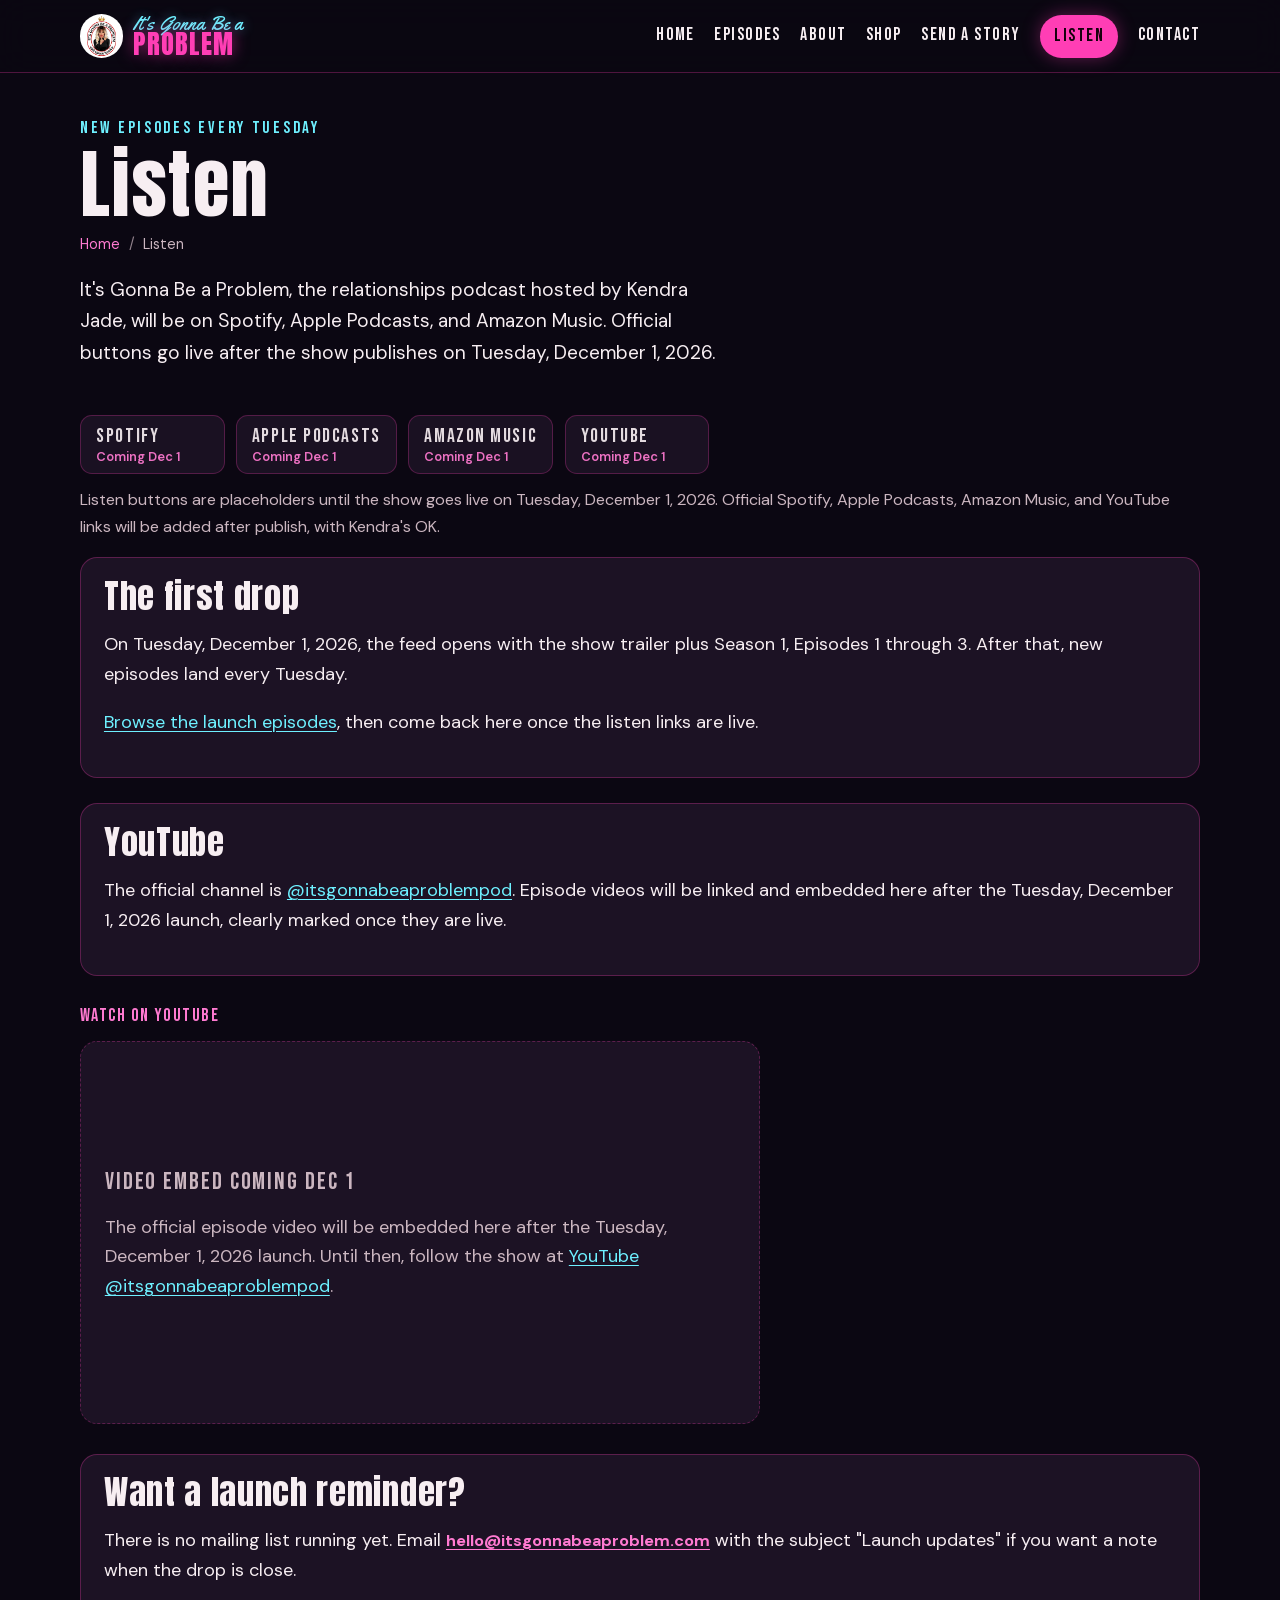
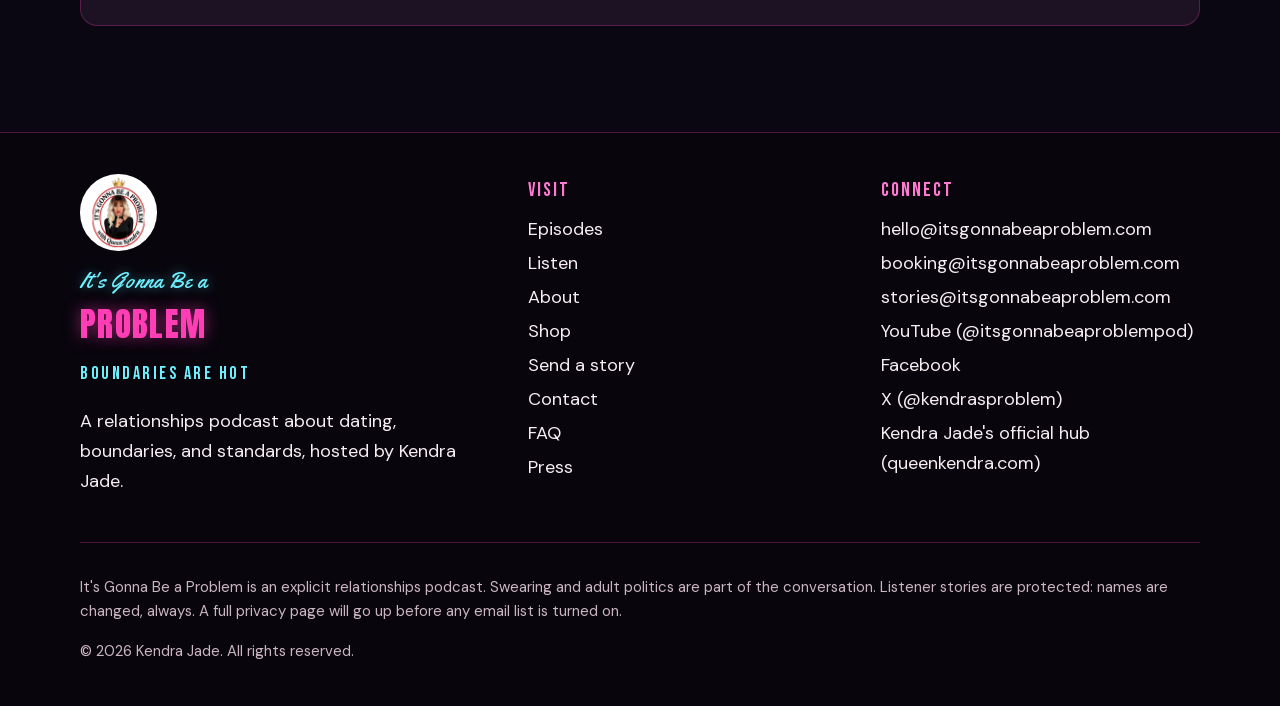
<file: listen/index.html>
<!DOCTYPE html>
<html lang="en">
<head>
  <meta charset="utf-8" />
  <meta name="viewport" content="width=device-width, initial-scale=1" />
  <title>Listen to It's Gonna Be a Problem</title>
  <meta name="description" content="Listen to It's Gonna Be a Problem, the relationships podcast hosted by Kendra Jade, on Spotify, Apple Podcasts, Amazon Music, and YouTube." />
  <link rel="canonical" href="https://itsgonnabeaproblem.com/listen/" />
  <meta name="theme-color" content="#0b0712" />
  <meta name="author" content="Kendra Jade" />
  <meta name="robots" content="index,follow" />
  <meta property="og:type" content="website" />
  <meta property="og:locale" content="en_US" />
  <meta property="og:site_name" content="It's Gonna Be a Problem" />
  <meta property="og:title" content="Listen to It's Gonna Be a Problem" />
  <meta property="og:description" content="Listen to It's Gonna Be a Problem, the relationships podcast hosted by Kendra Jade, on Spotify, Apple Podcasts, Amazon Music, and YouTube." />
  <meta property="og:url" content="https://itsgonnabeaproblem.com/listen/" />
  <meta property="og:image" content="https://itsgonnabeaproblem.com/images/og-image.jpg" />
  <meta property="og:image:width" content="1200" />
  <meta property="og:image:height" content="630" />
  <meta property="og:image:alt" content="Square cover art for the relationships podcast It's Gonna Be a Problem, with the tagline Boundaries Are Hot." />
  <meta property="og:image:type" content="image/jpeg" />
  <meta name="twitter:card" content="summary_large_image" />
  <meta name="twitter:title" content="Listen to It's Gonna Be a Problem" />
  <meta name="twitter:description" content="Listen to It's Gonna Be a Problem, the relationships podcast hosted by Kendra Jade, on Spotify, Apple Podcasts, Amazon Music, and YouTube." />
  <meta name="twitter:image" content="https://itsgonnabeaproblem.com/images/og-image.jpg" />
  <meta name="twitter:site" content="@kendrasproblem" />
  <meta name="twitter:image:alt" content="Square cover art for the relationships podcast It's Gonna Be a Problem, with the tagline Boundaries Are Hot." />
  <link rel="icon" href="/favicon.ico" sizes="any" />
  <link rel="icon" type="image/png" sizes="32x32" href="/images/favicon-32.png" />
  <link rel="icon" type="image/png" sizes="16x16" href="/images/favicon-16.png" />
  <link rel="apple-touch-icon" href="/images/apple-touch-icon.png" />
  <link rel="manifest" href="/site.webmanifest" />
  <link rel="stylesheet" href="/css/styles.min.css" />
  <link rel="preload" href="/fonts/yellowtail.woff2" as="font" type="font/woff2" crossorigin />
  <link rel="preload" href="/fonts/anton.woff2" as="font" type="font/woff2" crossorigin />
  <link rel="preload" href="/fonts/dm-sans.woff2" as="font" type="font/woff2" crossorigin />
  <link rel="preload" href="/css/styles.min.css" as="style" />
  
  
  <!-- RESTORE LATER: schema sameAs entries for show Instagram, TikTok and Threads removed Nov 28, 2026 (accounts do not exist yet). -->
  <script type="application/ld+json">
{
  "@context": "https://schema.org",
  "@graph": [
    {
      "@type": "WebSite",
      "@id": "https://itsgonnabeaproblem.com/#website",
      "url": "https://itsgonnabeaproblem.com/",
      "name": "It's Gonna Be a Problem",
      "alternateName": "IGBAP",
      "description": "A relationships podcast about dating, boundaries, and standards, hosted by Kendra Jade.",
      "inLanguage": "en",
      "publisher": {
        "@id": "https://itsgonnabeaproblem.com/#series"
      }
    },
    {
      "@type": "PodcastSeries",
      "@id": "https://itsgonnabeaproblem.com/#series",
      "name": "It's Gonna Be a Problem",
      "alternateName": "IGBAP",
      "description": "A relationships podcast about dating, boundaries, and standards, hosted by Kendra Jade.",
      "url": "https://itsgonnabeaproblem.com/",
      "inLanguage": "en",
      "genre": [
        "Relationships",
        "Dating advice"
      ],
      "author": {
        "@id": "https://itsgonnabeaproblem.com/#host"
      },
      "image": "https://itsgonnabeaproblem.com/images/igbap-cover-rain-check.jpg",
      "isFamilyFriendly": false,
      "sameAs": [
        "https://www.youtube.com/@itsgonnabeaproblempod",
        "https://www.facebook.com/profile.php?id=61596896765575",
        "https://x.com/kendrasproblem"
      ]
    },
    {
      "@type": "WebPage",
      "@id": "https://itsgonnabeaproblem.com/listen/#webpage",
      "url": "https://itsgonnabeaproblem.com/listen/",
      "name": "Listen to It's Gonna Be a Problem",
      "isPartOf": {
        "@id": "https://itsgonnabeaproblem.com/#website"
      },
      "about": {
        "@id": "https://itsgonnabeaproblem.com/#series"
      }
    },
    {
      "@type": "BreadcrumbList",
      "itemListElement": [
        {
          "@type": "ListItem",
          "position": 1,
          "name": "Home",
          "item": "https://itsgonnabeaproblem.com/"
        },
        {
          "@type": "ListItem",
          "position": 2,
          "name": "Listen",
          "item": "https://itsgonnabeaproblem.com/listen/"
        }
      ]
    }
  ]
}
  </script>
</head>
<body>
<a class="skip-link" href="#main">Skip to content</a>
<header class="site-header">
  <div class="header-inner wrap">
    <a class="logo" href="/" aria-label="It's Gonna Be a Problem, home">
      <img class="logo-mark" src="/images/logo-mark-160.png" width="160" height="160" alt="" />
      <span class="logo-text">
        <span class="logo-script">It's Gonna Be a</span>
        <span class="logo-problem">PROBLEM</span>
      </span>
    </a>
    <input type="checkbox" id="nav-toggle" class="nav-toggle" />
    <label class="nav-toggle-btn" for="nav-toggle" aria-label="Open menu">
      <span></span><span></span><span></span>
    </label>
    <nav class="site-nav" aria-label="Main">
          <a href="/">Home</a>
          <a href="/episodes/">Episodes</a>
          <a href="/about/">About</a>
          <a href="/shop/">Shop</a>
          <a href="/stories/">Send a Story</a>
          <a href="/listen/" class="nav-cta" aria-current="page">Listen</a>
          <a href="/contact/">Contact</a>
    </nav>
  </div>
</header>
<main id="main">

<section class="page-hero">
  <div class="wrap">
    <p class="kicker">New episodes every Tuesday</p>
    <h1>Listen</h1>
    <nav class="breadcrumbs" aria-label="Breadcrumb">
      <ol>
        <li><a href="/">Home</a></li>
        <li aria-current="page">Listen</li>
      </ol>
    </nav>
    <p class="lede">It's Gonna Be a Problem, the relationships podcast hosted by Kendra Jade, will be on Spotify, Apple Podcasts, and Amazon Music. Official buttons go live after the show publishes on Tuesday, December 1, 2026.</p>
  </div>
</section>
<section class="section" style="padding-top:0;">
  <div class="wrap">
    <div class="listen-row" role="group" aria-label="Listen links, coming December 1">
<span class="listen-btn listen-btn--soon" aria-disabled="true">
  <span class="listen-btn__platform">Spotify</span>
  <span class="listen-btn__note">Coming Dec 1</span>
</span>
<span class="listen-btn listen-btn--soon" aria-disabled="true">
  <span class="listen-btn__platform">Apple Podcasts</span>
  <span class="listen-btn__note">Coming Dec 1</span>
</span>
<span class="listen-btn listen-btn--soon" aria-disabled="true">
  <span class="listen-btn__platform">Amazon Music</span>
  <span class="listen-btn__note">Coming Dec 1</span>
</span>
<span class="listen-btn listen-btn--soon" aria-disabled="true">
  <span class="listen-btn__platform">YouTube</span>
  <span class="listen-btn__note">Coming Dec 1</span>
</span>
</div>
<p class="listen-note">Listen buttons are placeholders until the show goes live on Tuesday, December 1, 2026. Official Spotify, Apple Podcasts, Amazon Music, and YouTube links will be added after publish, with Kendra's OK.</p>
    <div class="guide-box">
      <h2 class="section-title" style="font-size:2rem;">The first drop</h2>
      <p>On Tuesday, December 1, 2026, the feed opens with the show trailer plus Season 1, Episodes 1 through 3. After that, new episodes land every Tuesday.</p>
      <p><a href="/episodes/">Browse the launch episodes</a>, then come back here once the listen links are live.</p>
    </div>

    <div class="guide-box" style="margin-top:1.5rem;">
      <h2 class="section-title" style="font-size:2rem;">YouTube</h2>
      <p>The official channel is <a href="https://www.youtube.com/@itsgonnabeaproblempod" rel="noopener noreferrer">@itsgonnabeaproblempod</a>. Episode videos will be linked and embedded here after the Tuesday, December 1, 2026 launch, clearly marked once they are live.</p>
    </div>
    <div class="yt-embed" role="region" aria-label="YouTube episode embed, coming December 1">
      <p class="yt-embed__kicker">Watch on YouTube</p>
      <div class="yt-embed__frame">
        <p class="yt-embed__title">Video embed coming Dec 1</p>
        <p>The official episode video will be embedded here after the Tuesday, December 1, 2026 launch. Until then, follow the show at <a href="https://www.youtube.com/@itsgonnabeaproblempod" rel="noopener noreferrer">YouTube @itsgonnabeaproblempod</a>.</p>
      </div>
    </div>
    <div class="guide-box">
      <h2 class="section-title" style="font-size:2rem;">Want a launch reminder?</h2>
      <p>There is no mailing list running yet. Email <a class="mail-link" href="mailto:hello@itsgonnabeaproblem.com?subject=Launch%20updates">hello@itsgonnabeaproblem.com</a> with the subject "Launch updates" if you want a note when the drop is close.</p>
    </div>
  </div>
</section>

</main>
<footer class="site-footer">
  <div class="wrap footer-grid">
    <div class="footer-brand">
      <img class="logo-mark" src="/images/logo-mark-160.png" width="160" height="160" alt="" />
      <div class="logo-script">It's Gonna Be a</div>
      <div class="logo-problem">PROBLEM</div>
      <p class="footer-tag">BOUNDARIES ARE HOT</p>
      <p>A relationships podcast about dating, boundaries, and standards, hosted by Kendra Jade.</p>
    </div>
    <div>
      <h2>Visit</h2>
      <ul>
        <li><a href="/episodes/">Episodes</a></li>
        <li><a href="/listen/">Listen</a></li>
        <li><a href="/about/">About</a></li>
        <li><a href="/shop/">Shop</a></li>
        <li><a href="/stories/">Send a story</a></li>
        <li><a href="/contact/">Contact</a></li>
        <li><a href="/faq/">FAQ</a></li>
        <li><a href="/press/">Press</a></li>
      </ul>
    </div>
    <div>
      <h2>Connect</h2>
      <ul>
        <li><a href="mailto:hello@itsgonnabeaproblem.com">hello@itsgonnabeaproblem.com</a></li>
        <li><a href="mailto:booking@itsgonnabeaproblem.com">booking@itsgonnabeaproblem.com</a></li>
        <li><a href="mailto:stories@itsgonnabeaproblem.com">stories@itsgonnabeaproblem.com</a></li>
<!-- RESTORE LATER: Instagram, TikTok and Threads footer links removed Nov 28, 2026 (accounts do not exist yet). -->
<li><a href="https://www.youtube.com/@itsgonnabeaproblempod" rel="noopener noreferrer">YouTube (@itsgonnabeaproblempod)</a></li>
<li><a href="https://www.facebook.com/profile.php?id=61596896765575" rel="noopener noreferrer">Facebook</a></li>
<li><a href="https://x.com/kendrasproblem" rel="noopener noreferrer">X (@kendrasproblem)</a></li>
<li><a href="https://queenkendra.com/" rel="me">Kendra Jade's official hub (queenkendra.com)</a></li>
      </ul>
    </div>
  </div>
  <div class="wrap legal">
    <p>It's Gonna Be a Problem is an explicit relationships podcast. Swearing and adult politics are part of the conversation. Listener stories are protected: names are changed, always. A full privacy page will go up before any email list is turned on.</p>
    <p>&copy; 2026 Kendra Jade. All rights reserved.</p>
  </div>
</footer>
</body>
</html>
</file>
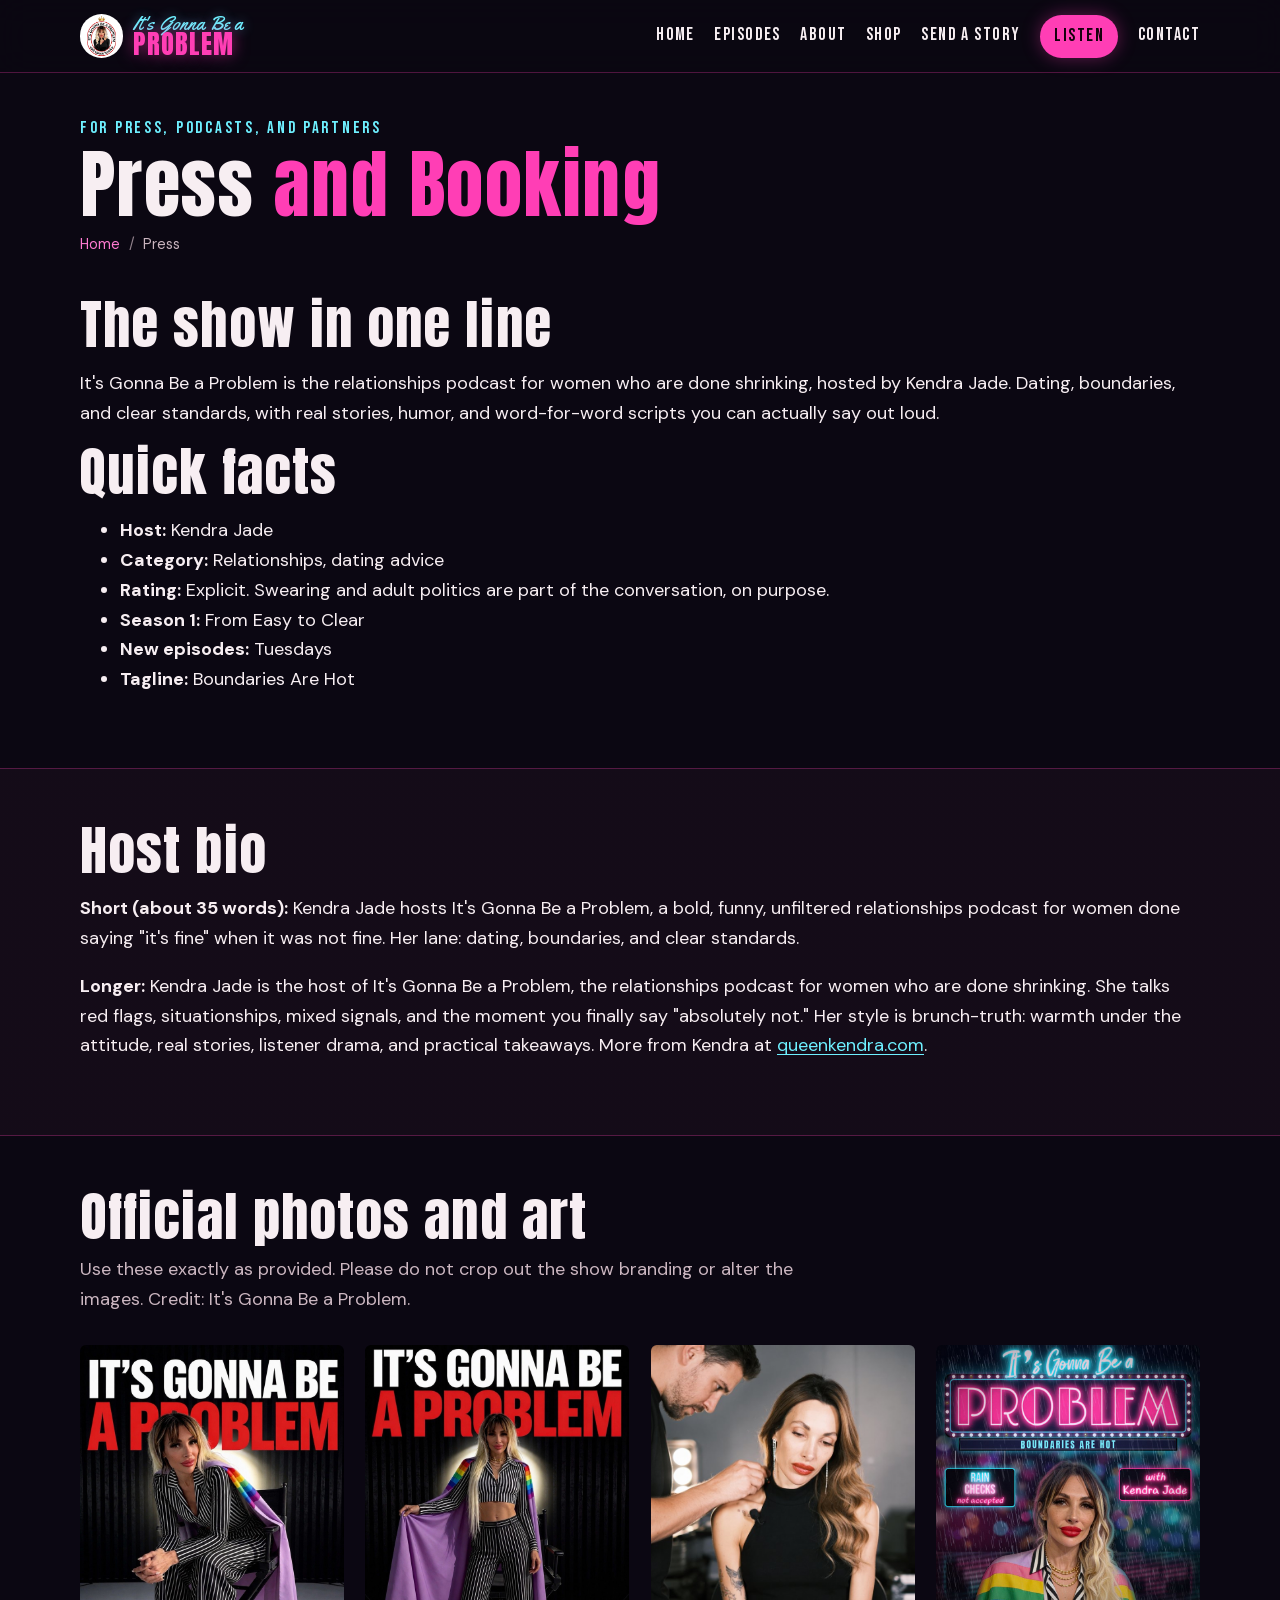
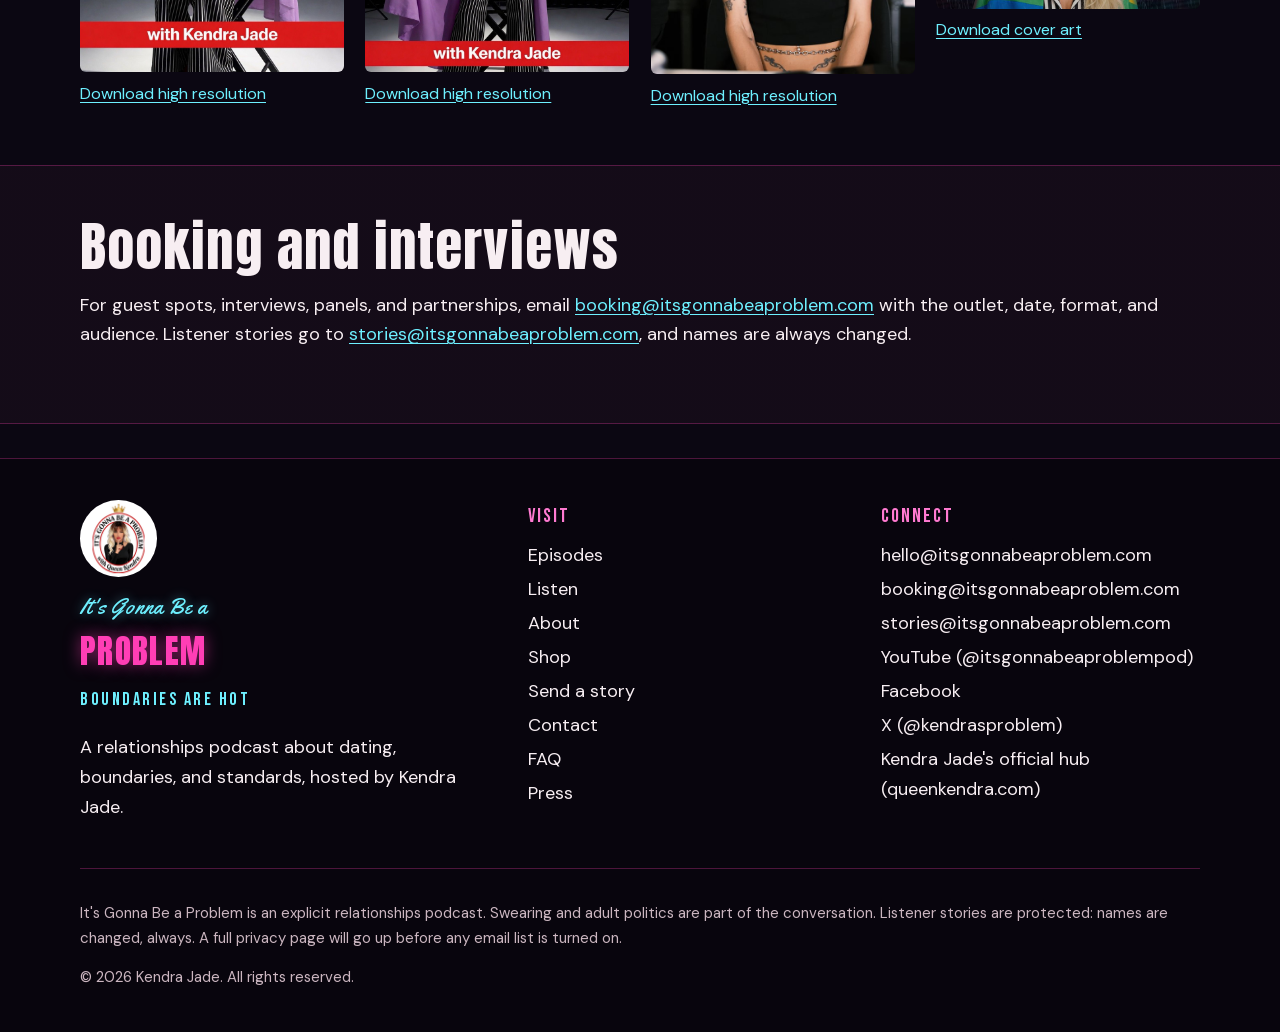
<file: press/index.html>
<!DOCTYPE html>
<html lang="en">
<head>
  <meta charset="utf-8" />
  <meta name="viewport" content="width=device-width, initial-scale=1" />
  <title>Press and Booking Kit | IGBAP</title>
  <meta name="description" content="Press and booking kit for It's Gonna Be a Problem, the explicit relationships podcast hosted by Kendra Jade. Show summary, host bio, official photos, cover art, and booking contact." />
  <link rel="canonical" href="https://itsgonnabeaproblem.com/press/" />
  <meta name="theme-color" content="#0b0712" />
  <meta name="author" content="Kendra Jade" />
  <meta name="robots" content="index,follow" />
  <meta property="og:type" content="website" />
  <meta property="og:locale" content="en_US" />
  <meta property="og:site_name" content="It's Gonna Be a Problem" />
  <meta property="og:title" content="Press and Booking Kit | IGBAP" />
  <meta property="og:description" content="Press and booking kit for It's Gonna Be a Problem, the explicit relationships podcast hosted by Kendra Jade. Show summary, host bio, official photos, cover art, and booking contact." />
  <meta property="og:url" content="https://itsgonnabeaproblem.com/press/" />
  <meta property="og:image" content="https://itsgonnabeaproblem.com/images/og-image.jpg" />
  <meta property="og:image:width" content="1200" />
  <meta property="og:image:height" content="630" />
  <meta property="og:image:alt" content="Square cover art for the relationships podcast It's Gonna Be a Problem, with the tagline Boundaries Are Hot." />
  <meta property="og:image:type" content="image/jpeg" />
  <meta name="twitter:card" content="summary_large_image" />
  <meta name="twitter:title" content="Press and Booking Kit | IGBAP" />
  <meta name="twitter:description" content="Press and booking kit for It's Gonna Be a Problem, the explicit relationships podcast hosted by Kendra Jade. Show summary, host bio, official photos, cover art, and booking contact." />
  <meta name="twitter:image" content="https://itsgonnabeaproblem.com/images/og-image.jpg" />
  <meta name="twitter:site" content="@kendrasproblem" />
  <meta name="twitter:image:alt" content="Square cover art for the relationships podcast It's Gonna Be a Problem, with the tagline Boundaries Are Hot." />
  <link rel="icon" href="/favicon.ico" sizes="any" />
  <link rel="icon" type="image/png" sizes="32x32" href="/images/favicon-32.png" />
  <link rel="icon" type="image/png" sizes="16x16" href="/images/favicon-16.png" />
  <link rel="apple-touch-icon" href="/images/apple-touch-icon.png" />
  <link rel="manifest" href="/site.webmanifest" />
  <link rel="stylesheet" href="/css/styles.min.css" />
  <link rel="preload" href="/fonts/yellowtail.woff2" as="font" type="font/woff2" crossorigin />
  <link rel="preload" href="/fonts/anton.woff2" as="font" type="font/woff2" crossorigin />
  <link rel="preload" href="/fonts/dm-sans.woff2" as="font" type="font/woff2" crossorigin />
  <link rel="preload" href="/css/styles.min.css" as="style" />
  
  <script type="application/ld+json">
{"@context":"https://schema.org","@graph":[{"@type":"WebPage","@id":"https://itsgonnabeaproblem.com/press/#webpage","url":"https://itsgonnabeaproblem.com/press/","name":"Press and Booking Kit","isPartOf":{"@id":"https://itsgonnabeaproblem.com/#website"},"about":{"@id":"https://itsgonnabeaproblem.com/#series"}},{"@type":"BreadcrumbList","itemListElement":[{"@type":"ListItem","position":1,"name":"Home","item":"https://itsgonnabeaproblem.com/"},{"@type":"ListItem","position":2,"name":"Press","item":"https://itsgonnabeaproblem.com/press/"}]}]}
</script>
<style>.press-grid{display:grid;grid-template-columns:repeat(auto-fit,minmax(220px,1fr));gap:1.25rem;margin-top:1rem}.press-photo{margin:0}.press-photo img{width:100%;height:auto;display:block;border-radius:6px}.press-photo figcaption{margin-top:.5rem;font-size:.95rem}</style>
</head>
<body>
<a class="skip-link" href="#main">Skip to content</a>
<header class="site-header">
  <div class="header-inner wrap">
    <a class="logo" href="/" aria-label="It's Gonna Be a Problem, home">
      <img class="logo-mark" src="/images/logo-mark-160.png" width="160" height="160" alt="" />
      <span class="logo-text">
        <span class="logo-script">It's Gonna Be a</span>
        <span class="logo-problem">PROBLEM</span>
      </span>
    </a>
    <input type="checkbox" id="nav-toggle" class="nav-toggle" />
    <label class="nav-toggle-btn" for="nav-toggle" aria-label="Open menu">
      <span></span><span></span><span></span>
    </label>
    <nav class="site-nav" aria-label="Main">
          <a href="/">Home</a>
          <a href="/episodes/">Episodes</a>
          <a href="/about/">About</a>
          <a href="/shop/">Shop</a>
          <a href="/stories/">Send a Story</a>
          <a href="/listen/" class="nav-cta">Listen</a>
          <a href="/contact/">Contact</a>
    </nav>
  </div>
</header>
<main id="main">
<section class="page-hero">
  <div class="wrap">
    <p class="kicker">For press, podcasts, and partners</p>
    <h1>Press <span>and Booking</span></h1>
    <nav class="breadcrumbs" aria-label="Breadcrumb"><ol><li><a href="/">Home</a></li><li aria-current="page">Press</li></ol></nav>
  </div>
</section>
<section class="section" style="padding-top:0;">
  <div class="wrap">
    <h2 class="section-title">The show in one line</h2>
    <p>It's Gonna Be a Problem is the relationships podcast for women who are done shrinking, hosted by Kendra Jade. Dating, boundaries, and clear standards, with real stories, humor, and word-for-word scripts you can actually say out loud.</p>
    <h2 class="section-title">Quick facts</h2>
    <ul>
      <li><strong>Host:</strong> Kendra Jade</li>
      <li><strong>Category:</strong> Relationships, dating advice</li>
      <li><strong>Rating:</strong> Explicit. Swearing and adult politics are part of the conversation, on purpose.</li>
      <li><strong>Season 1:</strong> From Easy to Clear</li>
      <li><strong>New episodes:</strong> Tuesdays</li>
      <li><strong>Tagline:</strong> Boundaries Are Hot</li>
    </ul>
  </div>
</section>
<section class="section section--alt">
  <div class="wrap">
    <h2 class="section-title">Host bio</h2>
    <p><strong>Short (about 35 words):</strong> Kendra Jade hosts It's Gonna Be a Problem, a bold, funny, unfiltered relationships podcast for women done saying "it's fine" when it was not fine. Her lane: dating, boundaries, and clear standards.</p>
    <p><strong>Longer:</strong> Kendra Jade is the host of It's Gonna Be a Problem, the relationships podcast for women who are done shrinking. She talks red flags, situationships, mixed signals, and the moment you finally say "absolutely not." Her style is brunch-truth: warmth under the attitude, real stories, listener drama, and practical takeaways. More from Kendra at <a href="https://queenkendra.com" rel="noopener">queenkendra.com</a>.</p>
  </div>
</section>
<section class="section">
  <div class="wrap">
    <h2 class="section-title">Official photos and art</h2>
    <p class="section-intro">Use these exactly as provided. Please do not crop out the show branding or alter the images. Credit: It's Gonna Be a Problem.</p>
    <div class="press-grid">
      <figure class="press-photo">
        <img src="/images/promo-pinstripe-seated-800.jpg" width="800" height="992" alt="Kendra Jade seated in a director's chair in a black and white pinstripe suit with a purple cape." loading="lazy" decoding="async" />
        <figcaption><a href="/images/promo-pinstripe-seated-1600.jpg" download>Download high resolution</a></figcaption>
      </figure>
      <figure class="press-photo">
        <img src="/images/promo-cape-standing-800.jpg" width="800" height="992" alt="Kendra Jade standing in a cape, official title card for It's Gonna Be a Problem." loading="lazy" decoding="async" />
        <figcaption><a href="/images/promo-cape-standing-1600.jpg" download>Download high resolution</a></figcaption>
      </figure>
      <figure class="press-photo">
        <img src="/images/promo-mic-leopard-800.jpg" width="641" height="800" alt="Kendra Jade with a microphone in a leopard print chair." loading="lazy" decoding="async" />
        <figcaption><a href="/images/promo-mic-leopard-1600.jpg" download>Download high resolution</a></figcaption>
      </figure>
      <figure class="press-photo">
        <img src="/images/igbap-cover-rain-check-800.jpg" width="800" height="800" alt="Cover art for It's Gonna Be a Problem with the tagline Boundaries Are Hot." loading="lazy" decoding="async" />
        <figcaption><a href="/images/igbap-cover-rain-check-1600.jpg" download>Download cover art</a></figcaption>
      </figure>
    </div>
  </div>
</section>
<section class="section section--alt">
  <div class="wrap">
    <h2 class="section-title">Booking and interviews</h2>
    <p>For guest spots, interviews, panels, and partnerships, email <a href="mailto:booking@itsgonnabeaproblem.com?subject=Booking%20request">booking@itsgonnabeaproblem.com</a> with the outlet, date, format, and audience. Listener stories go to <a href="mailto:stories@itsgonnabeaproblem.com">stories@itsgonnabeaproblem.com</a>, and names are always changed.</p>
  </div>
</section>
</main>

<footer class="site-footer">
  <div class="wrap footer-grid">
    <div class="footer-brand">
      <img class="logo-mark" src="/images/logo-mark-160.png" width="160" height="160" alt="" />
      <div class="logo-script">It's Gonna Be a</div>
      <div class="logo-problem">PROBLEM</div>
      <p class="footer-tag">BOUNDARIES ARE HOT</p>
      <p>A relationships podcast about dating, boundaries, and standards, hosted by Kendra Jade.</p>
    </div>
    <div>
      <h2>Visit</h2>
      <ul>
        <li><a href="/episodes/">Episodes</a></li>
        <li><a href="/listen/">Listen</a></li>
        <li><a href="/about/">About</a></li>
        <li><a href="/shop/">Shop</a></li>
        <li><a href="/stories/">Send a story</a></li>
        <li><a href="/contact/">Contact</a></li>
        <li><a href="/faq/">FAQ</a></li>
        <li><a href="/press/">Press</a></li>
      </ul>
    </div>
    <div>
      <h2>Connect</h2>
      <ul>
        <li><a href="mailto:hello@itsgonnabeaproblem.com">hello@itsgonnabeaproblem.com</a></li>
        <li><a href="mailto:booking@itsgonnabeaproblem.com">booking@itsgonnabeaproblem.com</a></li>
        <li><a href="mailto:stories@itsgonnabeaproblem.com">stories@itsgonnabeaproblem.com</a></li>
<!-- RESTORE LATER: Instagram, TikTok and Threads footer links removed Nov 28, 2026 (accounts do not exist yet). -->
<li><a href="https://www.youtube.com/@itsgonnabeaproblempod" rel="noopener noreferrer">YouTube (@itsgonnabeaproblempod)</a></li>
<li><a href="https://www.facebook.com/profile.php?id=61596896765575" rel="noopener noreferrer">Facebook</a></li>
<li><a href="https://x.com/kendrasproblem" rel="noopener noreferrer">X (@kendrasproblem)</a></li>
<li><a href="https://queenkendra.com/" rel="me">Kendra Jade's official hub (queenkendra.com)</a></li>
      </ul>
    </div>
  </div>
  <div class="wrap legal">
    <p>It's Gonna Be a Problem is an explicit relationships podcast. Swearing and adult politics are part of the conversation. Listener stories are protected: names are changed, always. A full privacy page will go up before any email list is turned on.</p>
    <p>&copy; 2026 Kendra Jade. All rights reserved.</p>
  </div>
</footer>
</body>
</html>
</file>
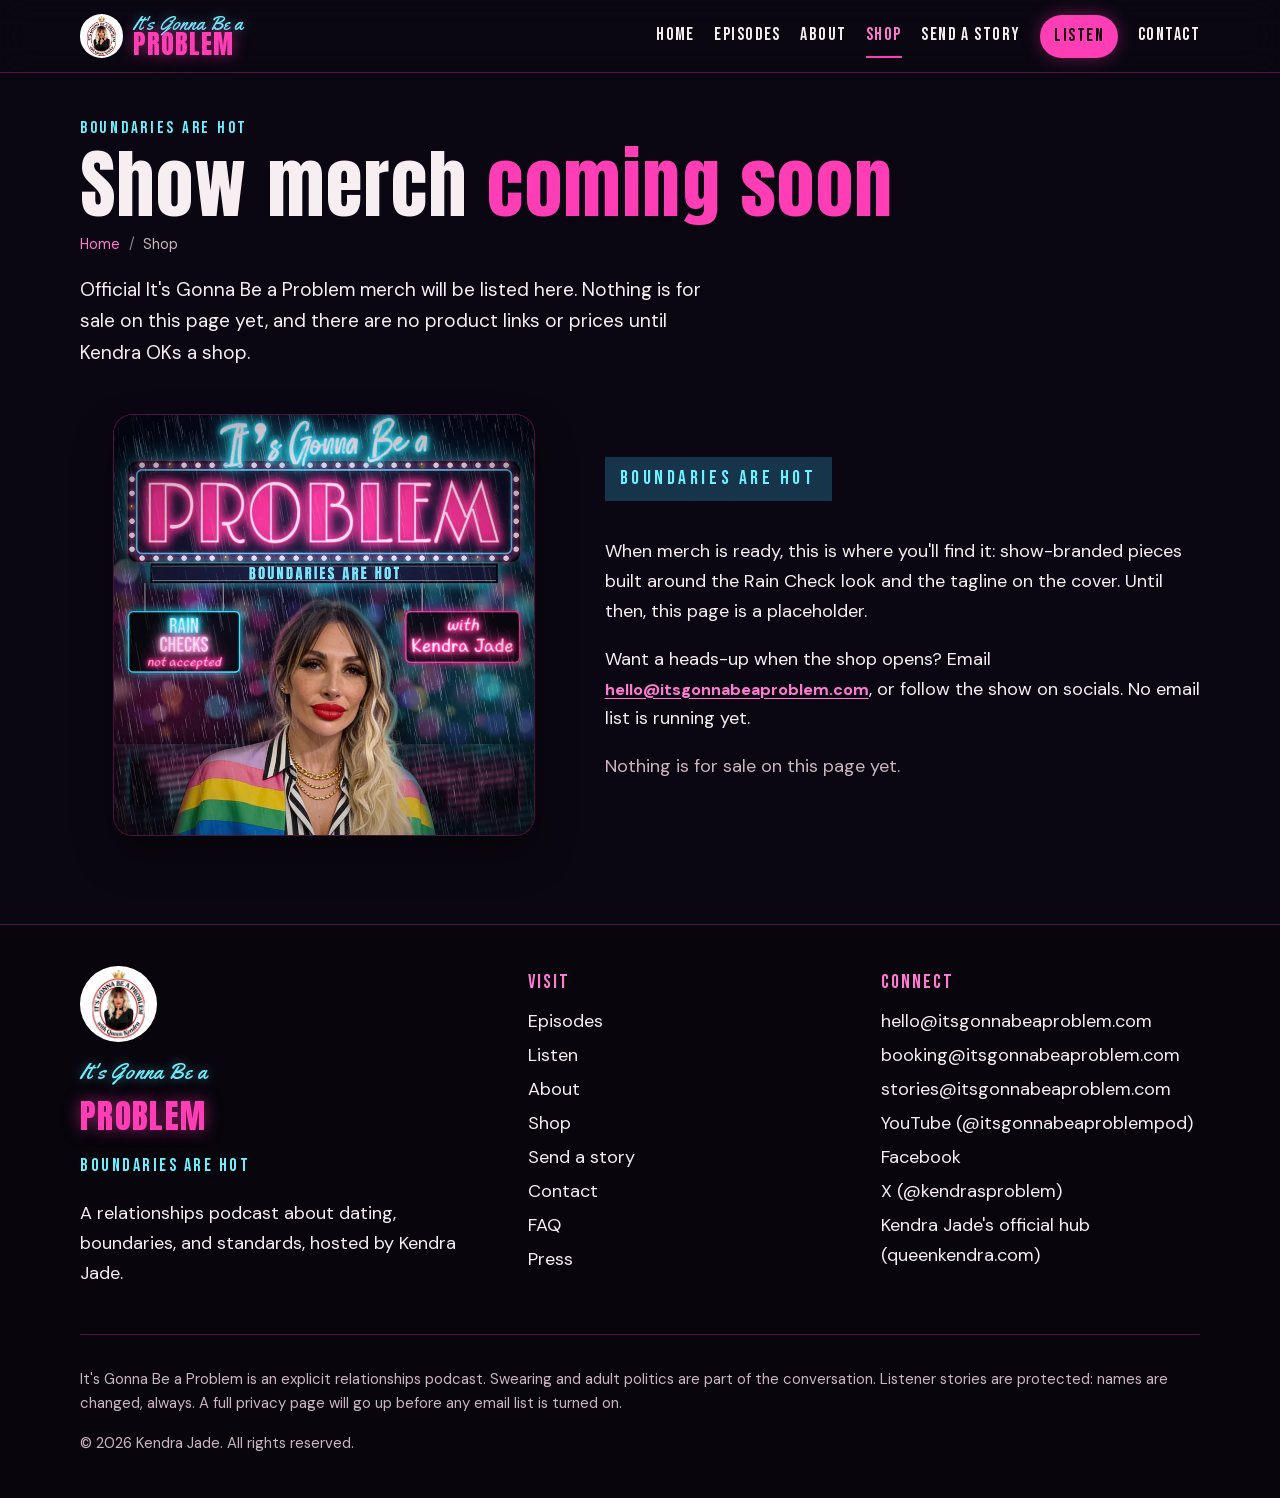
<file: shop/index.html>
<!DOCTYPE html>
<html lang="en">
<head>
  <meta charset="utf-8" />
  <meta name="viewport" content="width=device-width, initial-scale=1" />
  <title>Shop | It's Gonna Be a Problem</title>
  <meta name="description" content="Show merch for It's Gonna Be a Problem is coming soon. Official merch will be listed here when it's ready. Hosted by Kendra Jade." />
  <link rel="canonical" href="https://itsgonnabeaproblem.com/shop/" />
  <meta name="theme-color" content="#0b0712" />
  <meta name="author" content="Kendra Jade" />
  <meta name="robots" content="index,follow" />
  <meta property="og:type" content="website" />
  <meta property="og:locale" content="en_US" />
  <meta property="og:site_name" content="It's Gonna Be a Problem" />
  <meta property="og:title" content="Shop | It's Gonna Be a Problem" />
  <meta property="og:description" content="Show merch for It's Gonna Be a Problem is coming soon. Official merch will be listed here when it's ready. Hosted by Kendra Jade." />
  <meta property="og:url" content="https://itsgonnabeaproblem.com/shop/" />
  <meta property="og:image" content="https://itsgonnabeaproblem.com/images/og-image.jpg" />
  <meta property="og:image:width" content="1200" />
  <meta property="og:image:height" content="630" />
  <meta property="og:image:alt" content="Square cover art for the relationships podcast It's Gonna Be a Problem, with the tagline Boundaries Are Hot." />
  <meta property="og:image:type" content="image/jpeg" />
  <meta name="twitter:card" content="summary_large_image" />
  <meta name="twitter:title" content="Shop | It's Gonna Be a Problem" />
  <meta name="twitter:description" content="Show merch for It's Gonna Be a Problem is coming soon. Official merch will be listed here when it's ready. Hosted by Kendra Jade." />
  <meta name="twitter:image" content="https://itsgonnabeaproblem.com/images/og-image.jpg" />
  <meta name="twitter:site" content="@kendrasproblem" />
  <meta name="twitter:image:alt" content="Square cover art for the relationships podcast It's Gonna Be a Problem, with the tagline Boundaries Are Hot." />
  <link rel="icon" href="/favicon.ico" sizes="any" />
  <link rel="icon" type="image/png" sizes="32x32" href="/images/favicon-32.png" />
  <link rel="icon" type="image/png" sizes="16x16" href="/images/favicon-16.png" />
  <link rel="apple-touch-icon" href="/images/apple-touch-icon.png" />
  <link rel="manifest" href="/site.webmanifest" />
  <link rel="stylesheet" href="/css/styles.min.css" />
  <link rel="preload" href="/fonts/yellowtail.woff2" as="font" type="font/woff2" crossorigin />
  <link rel="preload" href="/fonts/anton.woff2" as="font" type="font/woff2" crossorigin />
  <link rel="preload" href="/fonts/dm-sans.woff2" as="font" type="font/woff2" crossorigin />
  <link rel="preload" href="/css/styles.min.css" as="style" />
  
  
  <!-- RESTORE LATER: schema sameAs entries for show Instagram, TikTok and Threads removed Nov 28, 2026 (accounts do not exist yet). -->
  <script type="application/ld+json">
{
  "@context": "https://schema.org",
  "@graph": [
    {
      "@type": "WebSite",
      "@id": "https://itsgonnabeaproblem.com/#website",
      "url": "https://itsgonnabeaproblem.com/",
      "name": "It's Gonna Be a Problem",
      "alternateName": "IGBAP",
      "description": "A relationships podcast about dating, boundaries, and standards, hosted by Kendra Jade.",
      "inLanguage": "en",
      "publisher": {
        "@id": "https://itsgonnabeaproblem.com/#series"
      }
    },
    {
      "@type": "PodcastSeries",
      "@id": "https://itsgonnabeaproblem.com/#series",
      "name": "It's Gonna Be a Problem",
      "alternateName": "IGBAP",
      "description": "A relationships podcast about dating, boundaries, and standards, hosted by Kendra Jade.",
      "url": "https://itsgonnabeaproblem.com/",
      "inLanguage": "en",
      "genre": [
        "Relationships",
        "Dating advice"
      ],
      "author": {
        "@id": "https://itsgonnabeaproblem.com/#host"
      },
      "image": "https://itsgonnabeaproblem.com/images/igbap-cover-rain-check.jpg",
      "isFamilyFriendly": false,
      "sameAs": [
        "https://www.youtube.com/@itsgonnabeaproblempod",
        "https://www.facebook.com/profile.php?id=61596896765575",
        "https://x.com/kendrasproblem"
      ]
    },
    {
      "@type": "WebPage",
      "@id": "https://itsgonnabeaproblem.com/shop/#webpage",
      "url": "https://itsgonnabeaproblem.com/shop/",
      "name": "Shop | It's Gonna Be a Problem",
      "isPartOf": {
        "@id": "https://itsgonnabeaproblem.com/#website"
      },
      "about": {
        "@id": "https://itsgonnabeaproblem.com/#series"
      }
    },
    {
      "@type": "BreadcrumbList",
      "itemListElement": [
        {
          "@type": "ListItem",
          "position": 1,
          "name": "Home",
          "item": "https://itsgonnabeaproblem.com/"
        },
        {
          "@type": "ListItem",
          "position": 2,
          "name": "Shop",
          "item": "https://itsgonnabeaproblem.com/shop/"
        }
      ]
    }
  ]
}
  </script>
</head>
<body>
<a class="skip-link" href="#main">Skip to content</a>
<header class="site-header">
  <div class="header-inner wrap">
    <a class="logo" href="/" aria-label="It's Gonna Be a Problem, home">
      <img class="logo-mark" src="/images/logo-mark-160.png" width="160" height="160" alt="" />
      <span class="logo-text">
        <span class="logo-script">It's Gonna Be a</span>
        <span class="logo-problem">PROBLEM</span>
      </span>
    </a>
    <input type="checkbox" id="nav-toggle" class="nav-toggle" />
    <label class="nav-toggle-btn" for="nav-toggle" aria-label="Open menu">
      <span></span><span></span><span></span>
    </label>
    <nav class="site-nav" aria-label="Main">
          <a href="/">Home</a>
          <a href="/episodes/">Episodes</a>
          <a href="/about/">About</a>
          <a href="/shop/" aria-current="page">Shop</a>
          <a href="/stories/">Send a Story</a>
          <a href="/listen/" class="nav-cta">Listen</a>
          <a href="/contact/">Contact</a>
    </nav>
  </div>
</header>
<main id="main">

<section class="page-hero">
  <div class="wrap">
    <p class="kicker">BOUNDARIES ARE HOT</p>
    <h1>Show merch <span>coming soon</span></h1>
    <nav class="breadcrumbs" aria-label="Breadcrumb">
      <ol>
        <li><a href="/">Home</a></li>
        <li aria-current="page">Shop</li>
      </ol>
    </nav>
    <p class="lede">Official It's Gonna Be a Problem merch will be listed here. Nothing is for sale on this page yet, and there are no product links or prices until Kendra OKs a shop.</p>
  </div>
</section>
<section class="section" style="padding-top:0;">
  <div class="wrap split">
    <div class="cover-frame">
      <picture>
        <source type="image/webp"
          srcset="/images/igbap-cover-rain-check-800.webp 800w, /images/igbap-cover-rain-check-1200.webp 1200w"
          sizes="(max-width: 860px) 80vw, 420px" />
        <img
          src="/images/igbap-cover-rain-check-800.jpg"
          width="800" height="800"
          alt="Square cover art for the relationships podcast It's Gonna Be a Problem, with the tagline Boundaries Are Hot."  loading="lazy" decoding="async" />
      </picture>
    </div>
    <div>
      <div class="tagline-bar">BOUNDARIES ARE HOT</div>
      <p>When merch is ready, this is where you'll find it: show-branded pieces built around the Rain Check look and the tagline on the cover. Until then, this page is a placeholder.</p>
      <p>Want a heads-up when the shop opens? Email <a class="mail-link" href="mailto:hello@itsgonnabeaproblem.com">hello@itsgonnabeaproblem.com</a>, or follow the show on socials. No email list is running yet.</p>
      <p class="muted">Nothing is for sale on this page yet.</p>
    </div>
  </div>
</section>

</main>
<footer class="site-footer">
  <div class="wrap footer-grid">
    <div class="footer-brand">
      <img class="logo-mark" src="/images/logo-mark-160.png" width="160" height="160" alt="" />
      <div class="logo-script">It's Gonna Be a</div>
      <div class="logo-problem">PROBLEM</div>
      <p class="footer-tag">BOUNDARIES ARE HOT</p>
      <p>A relationships podcast about dating, boundaries, and standards, hosted by Kendra Jade.</p>
    </div>
    <div>
      <h2>Visit</h2>
      <ul>
        <li><a href="/episodes/">Episodes</a></li>
        <li><a href="/listen/">Listen</a></li>
        <li><a href="/about/">About</a></li>
        <li><a href="/shop/">Shop</a></li>
        <li><a href="/stories/">Send a story</a></li>
        <li><a href="/contact/">Contact</a></li>
        <li><a href="/faq/">FAQ</a></li>
        <li><a href="/press/">Press</a></li>
      </ul>
    </div>
    <div>
      <h2>Connect</h2>
      <ul>
        <li><a href="mailto:hello@itsgonnabeaproblem.com">hello@itsgonnabeaproblem.com</a></li>
        <li><a href="mailto:booking@itsgonnabeaproblem.com">booking@itsgonnabeaproblem.com</a></li>
        <li><a href="mailto:stories@itsgonnabeaproblem.com">stories@itsgonnabeaproblem.com</a></li>
<!-- RESTORE LATER: Instagram, TikTok and Threads footer links removed Nov 28, 2026 (accounts do not exist yet). -->
<li><a href="https://www.youtube.com/@itsgonnabeaproblempod" rel="noopener noreferrer">YouTube (@itsgonnabeaproblempod)</a></li>
<li><a href="https://www.facebook.com/profile.php?id=61596896765575" rel="noopener noreferrer">Facebook</a></li>
<li><a href="https://x.com/kendrasproblem" rel="noopener noreferrer">X (@kendrasproblem)</a></li>
<li><a href="https://queenkendra.com/" rel="me">Kendra Jade's official hub (queenkendra.com)</a></li>
      </ul>
    </div>
  </div>
  <div class="wrap legal">
    <p>It's Gonna Be a Problem is an explicit relationships podcast. Swearing and adult politics are part of the conversation. Listener stories are protected: names are changed, always. A full privacy page will go up before any email list is turned on.</p>
    <p>&copy; 2026 Kendra Jade. All rights reserved.</p>
  </div>
</footer>
</body>
</html>
</file>
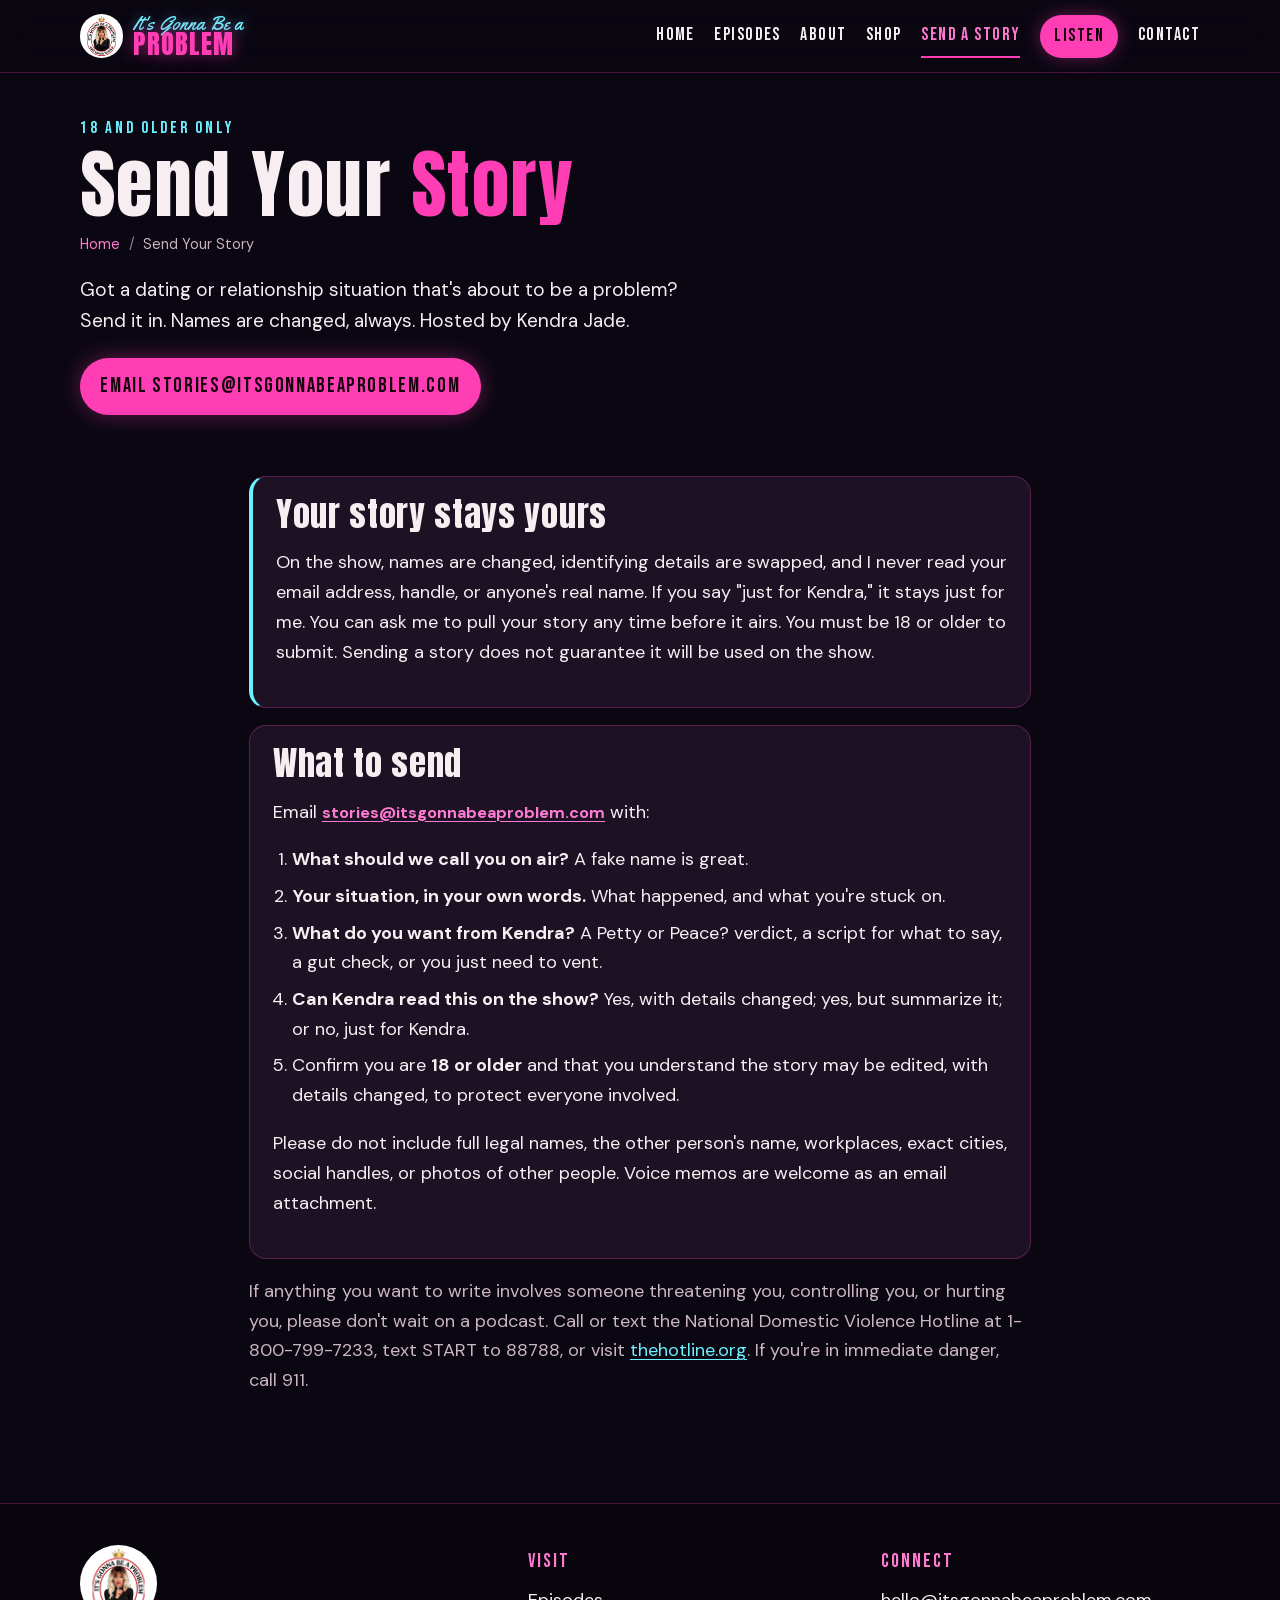
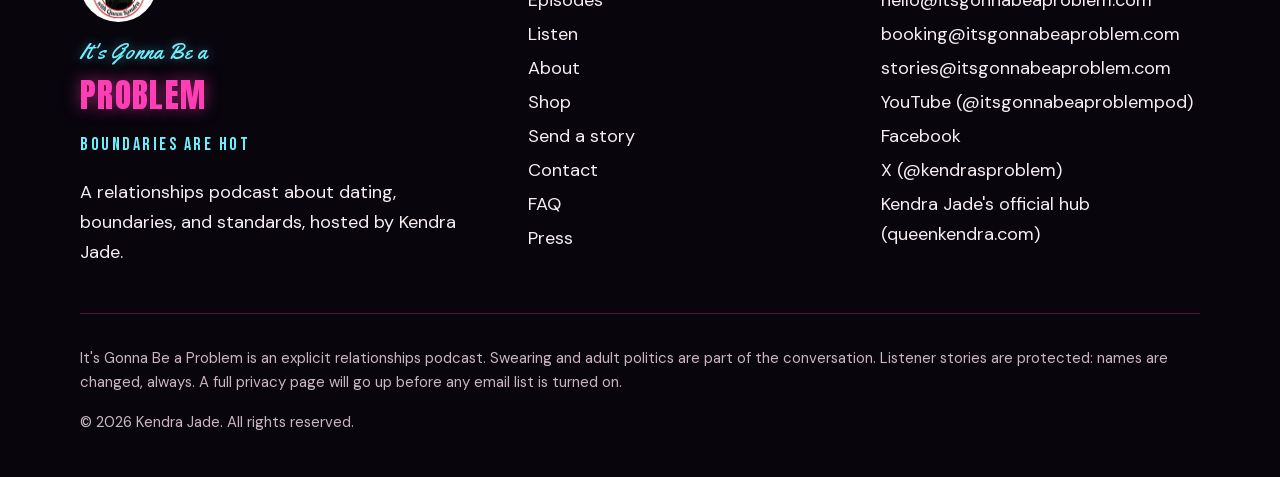
<file: stories/index.html>
<!DOCTYPE html>
<html lang="en">
<head>
  <meta charset="utf-8" />
  <meta name="viewport" content="width=device-width, initial-scale=1" />
  <title>Send Your Story | It's Gonna Be a Problem</title>
  <meta name="description" content="Send a dating or relationship situation for It's Gonna Be a Problem. Names changed, always. Hosted by Kendra Jade." />
  <link rel="canonical" href="https://itsgonnabeaproblem.com/stories/" />
  <meta name="theme-color" content="#0b0712" />
  <meta name="author" content="Kendra Jade" />
  <meta name="robots" content="index,follow" />
  <meta property="og:type" content="website" />
  <meta property="og:locale" content="en_US" />
  <meta property="og:site_name" content="It's Gonna Be a Problem" />
  <meta property="og:title" content="Send Your Story | It's Gonna Be a Problem" />
  <meta property="og:description" content="Send a dating or relationship situation for It's Gonna Be a Problem. Names changed, always. Hosted by Kendra Jade." />
  <meta property="og:url" content="https://itsgonnabeaproblem.com/stories/" />
  <meta property="og:image" content="https://itsgonnabeaproblem.com/images/og-image.jpg" />
  <meta property="og:image:width" content="1200" />
  <meta property="og:image:height" content="630" />
  <meta property="og:image:alt" content="Square cover art for the relationships podcast It's Gonna Be a Problem, with the tagline Boundaries Are Hot." />
  <meta property="og:image:type" content="image/jpeg" />
  <meta name="twitter:card" content="summary_large_image" />
  <meta name="twitter:title" content="Send Your Story | It's Gonna Be a Problem" />
  <meta name="twitter:description" content="Send a dating or relationship situation for It's Gonna Be a Problem. Names changed, always. Hosted by Kendra Jade." />
  <meta name="twitter:image" content="https://itsgonnabeaproblem.com/images/og-image.jpg" />
  <meta name="twitter:site" content="@kendrasproblem" />
  <meta name="twitter:image:alt" content="Square cover art for the relationships podcast It's Gonna Be a Problem, with the tagline Boundaries Are Hot." />
  <link rel="icon" href="/favicon.ico" sizes="any" />
  <link rel="icon" type="image/png" sizes="32x32" href="/images/favicon-32.png" />
  <link rel="icon" type="image/png" sizes="16x16" href="/images/favicon-16.png" />
  <link rel="apple-touch-icon" href="/images/apple-touch-icon.png" />
  <link rel="manifest" href="/site.webmanifest" />
  <link rel="stylesheet" href="/css/styles.min.css" />
  <link rel="preload" href="/fonts/yellowtail.woff2" as="font" type="font/woff2" crossorigin />
  <link rel="preload" href="/fonts/anton.woff2" as="font" type="font/woff2" crossorigin />
  <link rel="preload" href="/fonts/dm-sans.woff2" as="font" type="font/woff2" crossorigin />
  <link rel="preload" href="/css/styles.min.css" as="style" />
  
  
  <!-- RESTORE LATER: schema sameAs entries for show Instagram, TikTok and Threads removed Nov 28, 2026 (accounts do not exist yet). -->
  <script type="application/ld+json">
{
  "@context": "https://schema.org",
  "@graph": [
    {
      "@type": "WebSite",
      "@id": "https://itsgonnabeaproblem.com/#website",
      "url": "https://itsgonnabeaproblem.com/",
      "name": "It's Gonna Be a Problem",
      "alternateName": "IGBAP",
      "description": "A relationships podcast about dating, boundaries, and standards, hosted by Kendra Jade.",
      "inLanguage": "en",
      "publisher": {
        "@id": "https://itsgonnabeaproblem.com/#series"
      }
    },
    {
      "@type": "PodcastSeries",
      "@id": "https://itsgonnabeaproblem.com/#series",
      "name": "It's Gonna Be a Problem",
      "alternateName": "IGBAP",
      "description": "A relationships podcast about dating, boundaries, and standards, hosted by Kendra Jade.",
      "url": "https://itsgonnabeaproblem.com/",
      "inLanguage": "en",
      "genre": [
        "Relationships",
        "Dating advice"
      ],
      "author": {
        "@id": "https://itsgonnabeaproblem.com/#host"
      },
      "image": "https://itsgonnabeaproblem.com/images/igbap-cover-rain-check.jpg",
      "isFamilyFriendly": false,
      "sameAs": [
        "https://www.youtube.com/@itsgonnabeaproblempod",
        "https://www.facebook.com/profile.php?id=61596896765575",
        "https://x.com/kendrasproblem"
      ]
    },
    {
      "@type": "WebPage",
      "@id": "https://itsgonnabeaproblem.com/stories/#webpage",
      "url": "https://itsgonnabeaproblem.com/stories/",
      "name": "Send Your Story | It's Gonna Be a Problem",
      "isPartOf": {
        "@id": "https://itsgonnabeaproblem.com/#website"
      },
      "about": {
        "@id": "https://itsgonnabeaproblem.com/#series"
      }
    },
    {
      "@type": "BreadcrumbList",
      "itemListElement": [
        {
          "@type": "ListItem",
          "position": 1,
          "name": "Home",
          "item": "https://itsgonnabeaproblem.com/"
        },
        {
          "@type": "ListItem",
          "position": 2,
          "name": "Send Your Story",
          "item": "https://itsgonnabeaproblem.com/stories/"
        }
      ]
    }
  ]
}
  </script>
</head>
<body>
<a class="skip-link" href="#main">Skip to content</a>
<header class="site-header">
  <div class="header-inner wrap">
    <a class="logo" href="/" aria-label="It's Gonna Be a Problem, home">
      <img class="logo-mark" src="/images/logo-mark-160.png" width="160" height="160" alt="" />
      <span class="logo-text">
        <span class="logo-script">It's Gonna Be a</span>
        <span class="logo-problem">PROBLEM</span>
      </span>
    </a>
    <input type="checkbox" id="nav-toggle" class="nav-toggle" />
    <label class="nav-toggle-btn" for="nav-toggle" aria-label="Open menu">
      <span></span><span></span><span></span>
    </label>
    <nav class="site-nav" aria-label="Main">
          <a href="/">Home</a>
          <a href="/episodes/">Episodes</a>
          <a href="/about/">About</a>
          <a href="/shop/">Shop</a>
          <a href="/stories/" aria-current="page">Send a Story</a>
          <a href="/listen/" class="nav-cta">Listen</a>
          <a href="/contact/">Contact</a>
    </nav>
  </div>
</header>
<main id="main">

<section class="page-hero">
  <div class="wrap">
    <p class="kicker">18 and older only</p>
    <h1>Send Your <span>Story</span></h1>
    <nav class="breadcrumbs" aria-label="Breadcrumb">
      <ol>
        <li><a href="/">Home</a></li>
        <li aria-current="page">Send Your Story</li>
      </ol>
    </nav>
    <p class="lede">Got a dating or relationship situation that's about to be a problem? Send it in. Names are changed, always. Hosted by Kendra Jade.</p>
    <p><a class="btn" href="mailto:stories@itsgonnabeaproblem.com?subject=Story%20submission">Email stories@itsgonnabeaproblem.com</a></p>
  </div>
</section>
<section class="section" style="padding-top:0;">
  <div class="wrap" style="max-width:46rem;">
    <div class="promise">
      <h2 class="section-title" style="font-size:2rem;">Your story stays yours</h2>
      <p>On the show, names are changed, identifying details are swapped, and I never read your email address, handle, or anyone's real name. If you say "just for Kendra," it stays just for me. You can ask me to pull your story any time before it airs. You must be 18 or older to submit. Sending a story does not guarantee it will be used on the show.</p>
    </div>
    <div class="guide-box">
      <h2 class="section-title" style="font-size:2rem;">What to send</h2>
      <p>Email <a class="mail-link" href="mailto:stories@itsgonnabeaproblem.com?subject=Story%20submission">stories@itsgonnabeaproblem.com</a> with:</p>
      <ol class="steps">
        <li><strong>What should we call you on air?</strong> A fake name is great.</li>
        <li><strong>Your situation, in your own words.</strong> What happened, and what you're stuck on.</li>
        <li><strong>What do you want from Kendra?</strong> A Petty or Peace? verdict, a script for what to say, a gut check, or you just need to vent.</li>
        <li><strong>Can Kendra read this on the show?</strong> Yes, with details changed; yes, but summarize it; or no, just for Kendra.</li>
        <li>Confirm you are <strong>18 or older</strong> and that you understand the story may be edited, with details changed, to protect everyone involved.</li>
      </ol>
      <p>Please do not include full legal names, the other person's name, workplaces, exact cities, social handles, or photos of other people. Voice memos are welcome as an email attachment.</p>
    </div>
    <p class="muted">If anything you want to write involves someone threatening you, controlling you, or hurting you, please don't wait on a podcast. Call or text the National Domestic Violence Hotline at 1-800-799-7233, text START to 88788, or visit <a href="https://www.thehotline.org/" rel="noopener noreferrer">thehotline.org</a>. If you're in immediate danger, call 911.</p>
  </div>
</section>

</main>
<footer class="site-footer">
  <div class="wrap footer-grid">
    <div class="footer-brand">
      <img class="logo-mark" src="/images/logo-mark-160.png" width="160" height="160" alt="" />
      <div class="logo-script">It's Gonna Be a</div>
      <div class="logo-problem">PROBLEM</div>
      <p class="footer-tag">BOUNDARIES ARE HOT</p>
      <p>A relationships podcast about dating, boundaries, and standards, hosted by Kendra Jade.</p>
    </div>
    <div>
      <h2>Visit</h2>
      <ul>
        <li><a href="/episodes/">Episodes</a></li>
        <li><a href="/listen/">Listen</a></li>
        <li><a href="/about/">About</a></li>
        <li><a href="/shop/">Shop</a></li>
        <li><a href="/stories/">Send a story</a></li>
        <li><a href="/contact/">Contact</a></li>
        <li><a href="/faq/">FAQ</a></li>
        <li><a href="/press/">Press</a></li>
      </ul>
    </div>
    <div>
      <h2>Connect</h2>
      <ul>
        <li><a href="mailto:hello@itsgonnabeaproblem.com">hello@itsgonnabeaproblem.com</a></li>
        <li><a href="mailto:booking@itsgonnabeaproblem.com">booking@itsgonnabeaproblem.com</a></li>
        <li><a href="mailto:stories@itsgonnabeaproblem.com">stories@itsgonnabeaproblem.com</a></li>
<!-- RESTORE LATER: Instagram, TikTok and Threads footer links removed Nov 28, 2026 (accounts do not exist yet). -->
<li><a href="https://www.youtube.com/@itsgonnabeaproblempod" rel="noopener noreferrer">YouTube (@itsgonnabeaproblempod)</a></li>
<li><a href="https://www.facebook.com/profile.php?id=61596896765575" rel="noopener noreferrer">Facebook</a></li>
<li><a href="https://x.com/kendrasproblem" rel="noopener noreferrer">X (@kendrasproblem)</a></li>
<li><a href="https://queenkendra.com/" rel="me">Kendra Jade's official hub (queenkendra.com)</a></li>
      </ul>
    </div>
  </div>
  <div class="wrap legal">
    <p>It's Gonna Be a Problem is an explicit relationships podcast. Swearing and adult politics are part of the conversation. Listener stories are protected: names are changed, always. A full privacy page will go up before any email list is turned on.</p>
    <p>&copy; 2026 Kendra Jade. All rights reserved.</p>
  </div>
</footer>
</body>
</html>
</file>
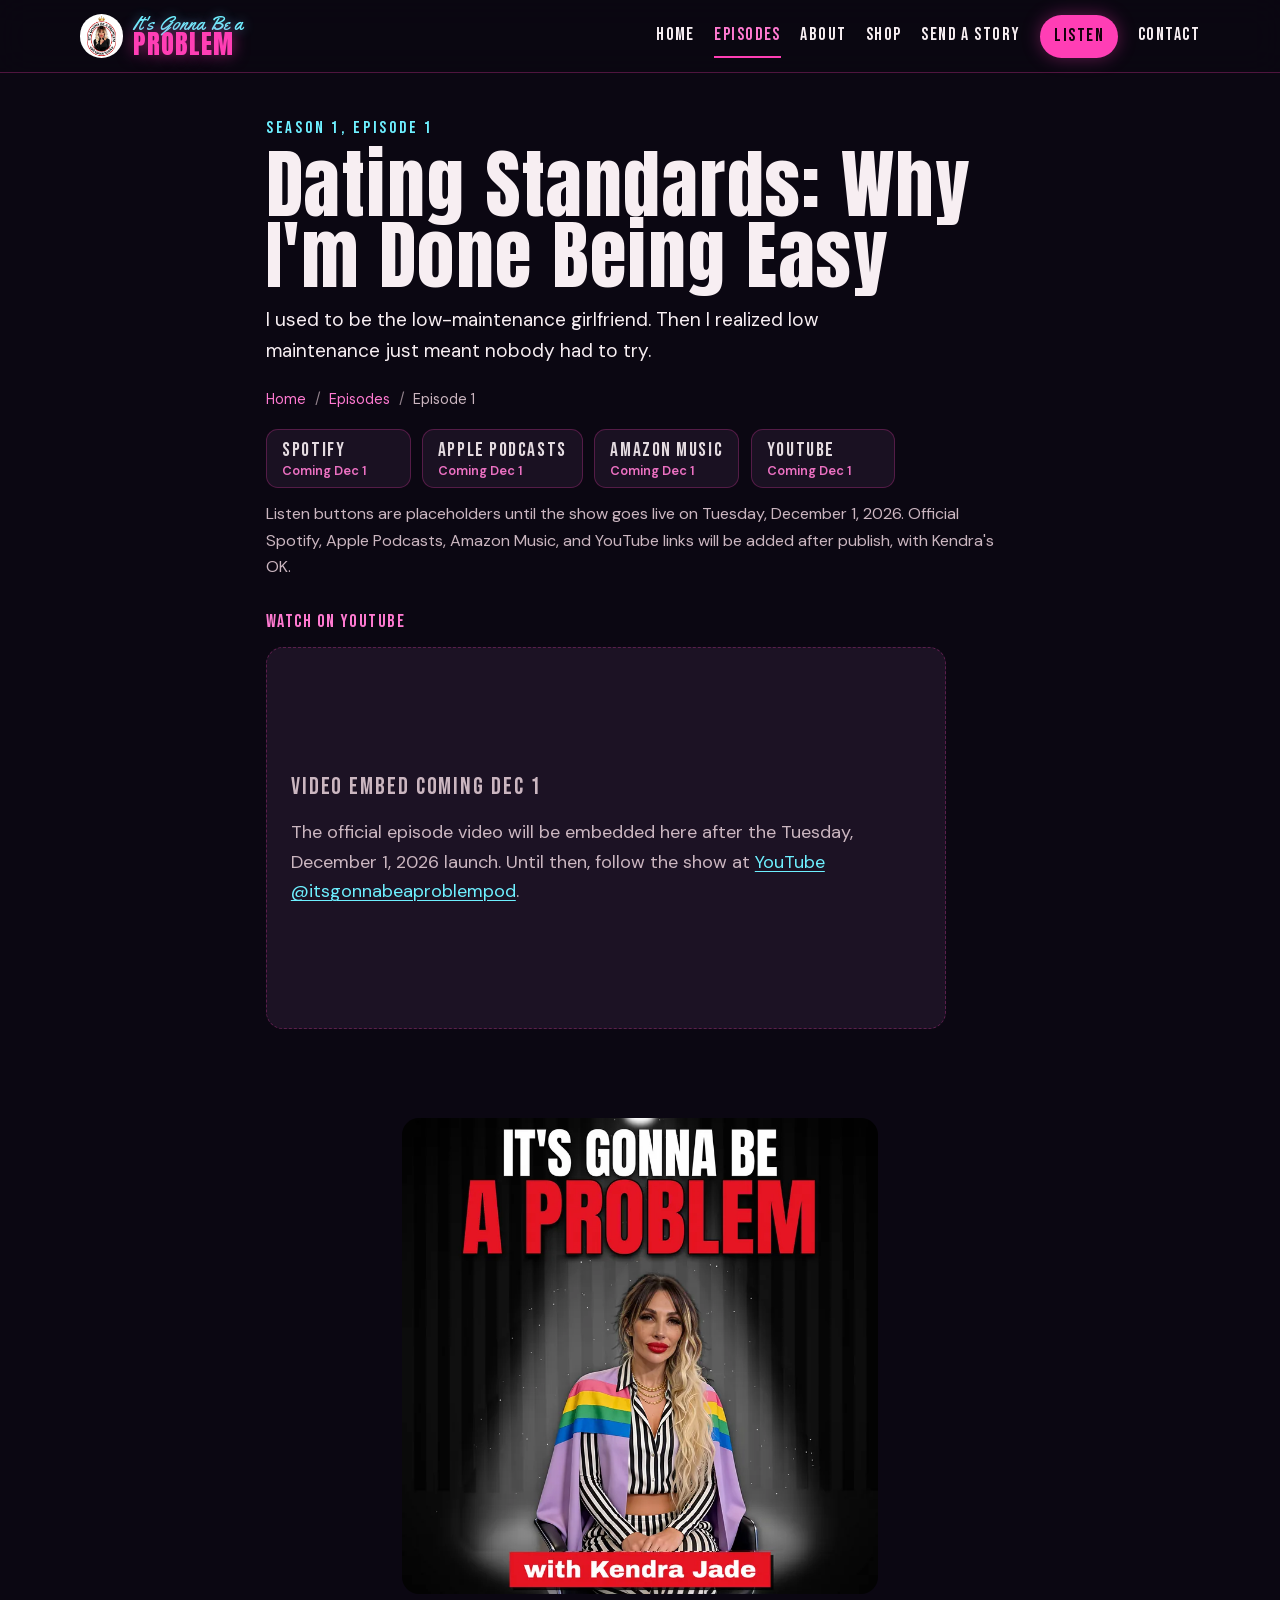
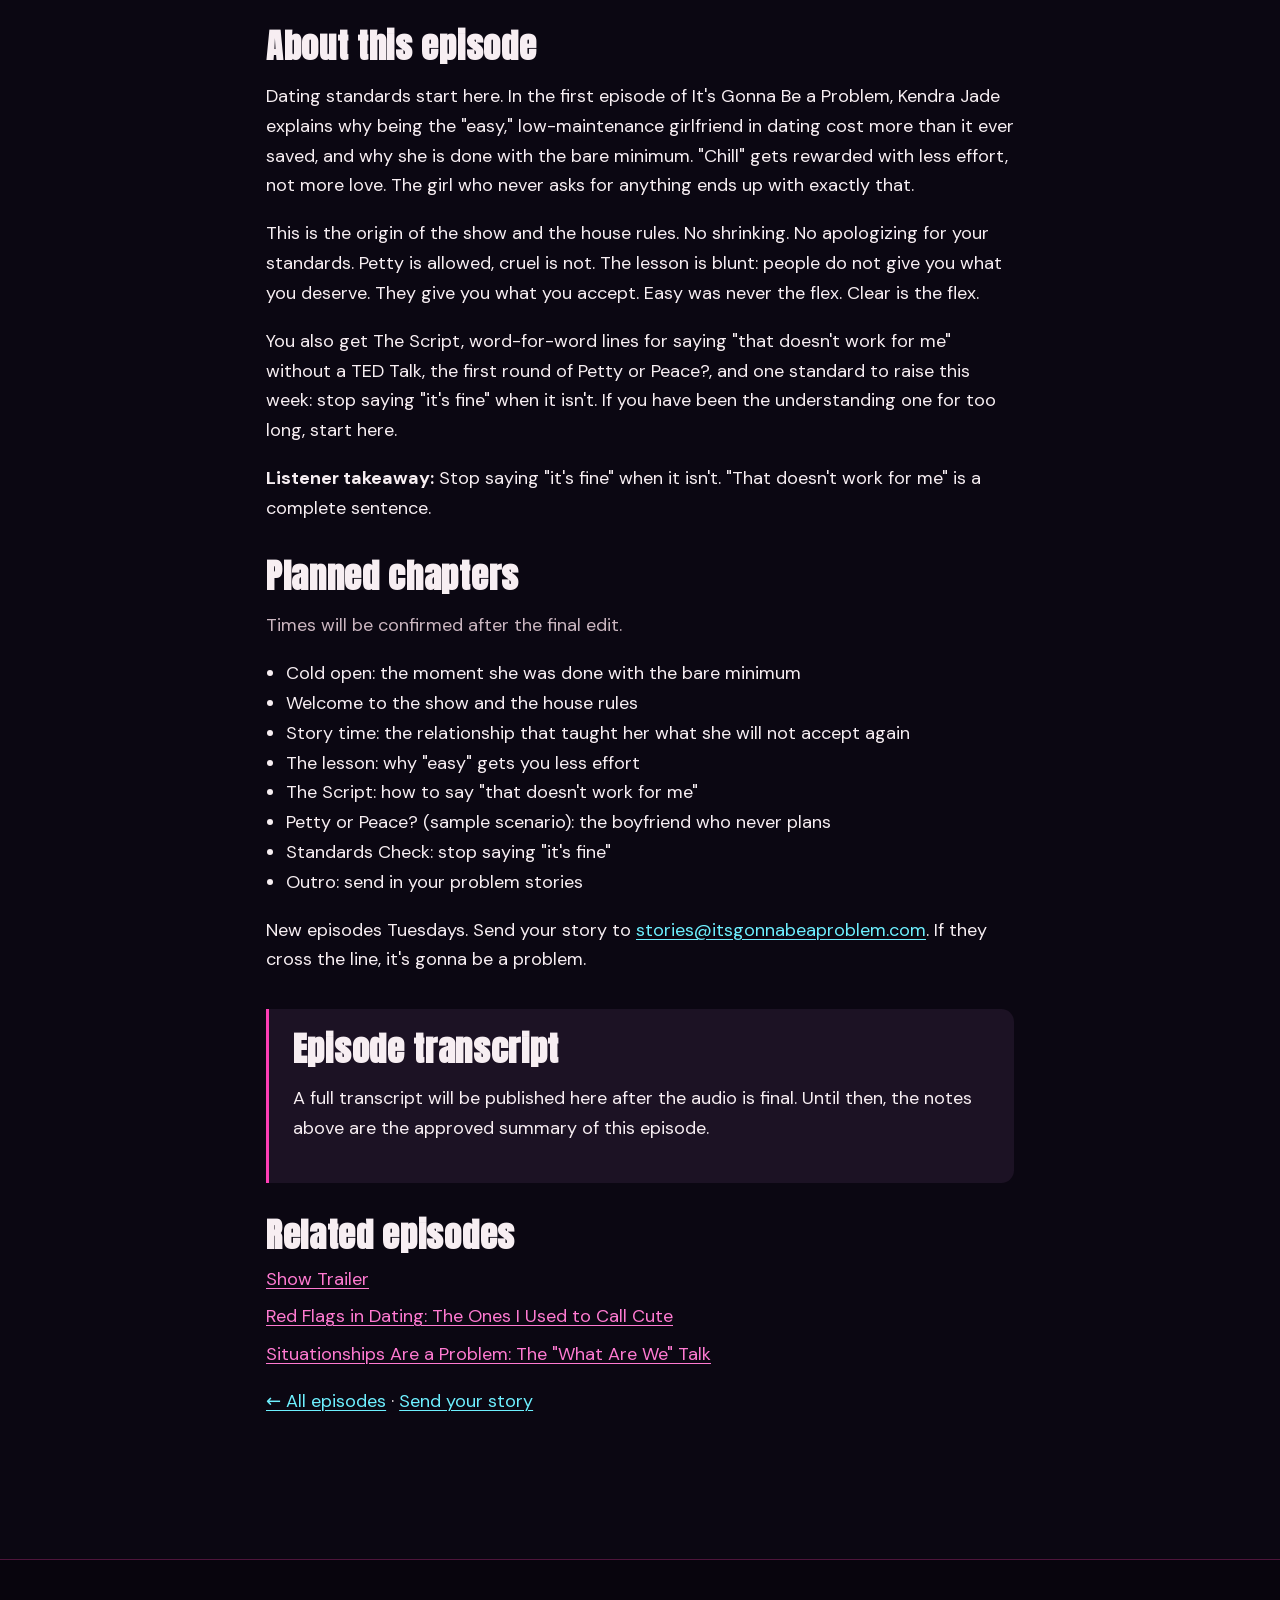
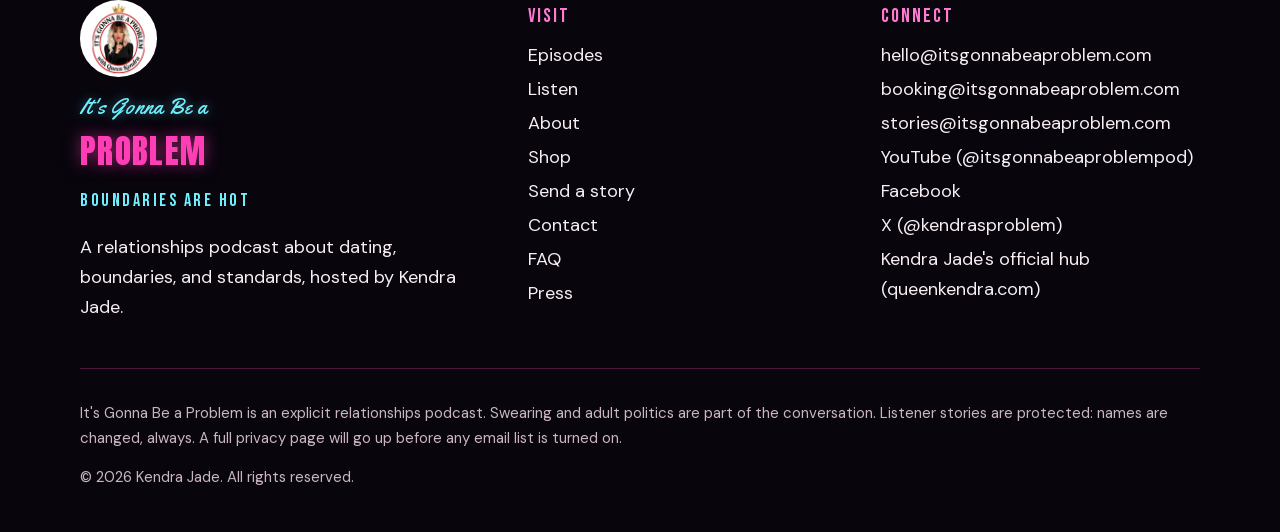
<file: episodes/dating-standards-why-im-done-being-easy/index.html>
<!DOCTYPE html>
<html lang="en">
<head>
  <meta charset="utf-8" />
  <meta name="viewport" content="width=device-width, initial-scale=1" />
  <title>Dating Standards: Why I'm Done Being Easy | IGBAP</title>
  <meta name="description" content="Dating standards start here. Kendra Jade explains why being the easy, low-maintenance girlfriend in dating cost more than it ever saved." />
  <link rel="canonical" href="https://itsgonnabeaproblem.com/episodes/dating-standards-why-im-done-being-easy/" />
  <meta name="theme-color" content="#0b0712" />
  <meta name="author" content="Kendra Jade" />
  <meta name="robots" content="index,follow" />
  <meta property="og:type" content="website" />
  <meta property="og:locale" content="en_US" />
  <meta property="og:site_name" content="It's Gonna Be a Problem" />
  <meta property="og:title" content="Dating Standards: Why I'm Done Being Easy | IGBAP" />
  <meta property="og:description" content="Dating standards start here. Kendra Jade explains why being the easy, low-maintenance girlfriend in dating cost more than it ever saved." />
  <meta property="og:url" content="https://itsgonnabeaproblem.com/episodes/dating-standards-why-im-done-being-easy/" />
  <meta property="og:image" content="https://itsgonnabeaproblem.com/images/og-image.jpg" />
  <meta property="og:image:width" content="1200" />
  <meta property="og:image:height" content="630" />
  <meta property="og:image:alt" content="Square cover art for the relationships podcast It's Gonna Be a Problem, with the tagline Boundaries Are Hot." />
  <meta property="og:image:type" content="image/jpeg" />
  <meta name="twitter:card" content="summary_large_image" />
  <meta name="twitter:title" content="Dating Standards: Why I'm Done Being Easy | IGBAP" />
  <meta name="twitter:description" content="Dating standards start here. Kendra Jade explains why being the easy, low-maintenance girlfriend in dating cost more than it ever saved." />
  <meta name="twitter:image" content="https://itsgonnabeaproblem.com/images/og-image.jpg" />
  <meta name="twitter:site" content="@kendrasproblem" />
  <meta name="twitter:image:alt" content="Square cover art for the relationships podcast It's Gonna Be a Problem, with the tagline Boundaries Are Hot." />
  <link rel="icon" href="/favicon.ico" sizes="any" />
  <link rel="icon" type="image/png" sizes="32x32" href="/images/favicon-32.png" />
  <link rel="icon" type="image/png" sizes="16x16" href="/images/favicon-16.png" />
  <link rel="apple-touch-icon" href="/images/apple-touch-icon.png" />
  <link rel="manifest" href="/site.webmanifest" />
  <link rel="stylesheet" href="/css/styles.min.css" />
  <link rel="preload" href="/fonts/yellowtail.woff2" as="font" type="font/woff2" crossorigin />
  <link rel="preload" href="/fonts/anton.woff2" as="font" type="font/woff2" crossorigin />
  <link rel="preload" href="/fonts/dm-sans.woff2" as="font" type="font/woff2" crossorigin />
  <link rel="preload" href="/css/styles.min.css" as="style" />
  
  <!-- RESTORE LATER: schema sameAs entries for show Instagram, TikTok and Threads removed Nov 28, 2026 (accounts do not exist yet). -->
  <script type="application/ld+json">
{
  "@context": "https://schema.org",
  "@graph": [
    {
      "@type": "WebSite",
      "@id": "https://itsgonnabeaproblem.com/#website",
      "url": "https://itsgonnabeaproblem.com/",
      "name": "It's Gonna Be a Problem",
      "alternateName": "IGBAP",
      "description": "A relationships podcast about dating, boundaries, and standards, hosted by Kendra Jade.",
      "inLanguage": "en",
      "publisher": {
        "@id": "https://itsgonnabeaproblem.com/#series"
      }
    },
    {
      "@type": "PodcastSeries",
      "@id": "https://itsgonnabeaproblem.com/#series",
      "name": "It's Gonna Be a Problem",
      "alternateName": "IGBAP",
      "description": "A relationships podcast about dating, boundaries, and standards, hosted by Kendra Jade.",
      "url": "https://itsgonnabeaproblem.com/",
      "inLanguage": "en",
      "genre": [
        "Relationships",
        "Dating advice"
      ],
      "author": {
        "@id": "https://itsgonnabeaproblem.com/#host"
      },
      "image": "https://itsgonnabeaproblem.com/images/igbap-cover-rain-check.jpg",
      "isFamilyFriendly": false,
      "sameAs": [
        "https://www.youtube.com/@itsgonnabeaproblempod",
        "https://www.facebook.com/profile.php?id=61596896765575",
        "https://x.com/kendrasproblem"
      ]
    },
    {
      "@type": "Person",
      "@id": "https://itsgonnabeaproblem.com/#host",
      "name": "Kendra Jade",
      "jobTitle": "Podcast host",
      "url": "https://itsgonnabeaproblem.com/about/",
      "image": "https://itsgonnabeaproblem.com/images/promo-pinstripe-seated-1600.jpg",
      "worksFor": {
        "@id": "https://itsgonnabeaproblem.com/#series"
      },
      "sameAs": [
        "https://queenkendra.com/",
        "https://www.youtube.com/@itsgonnabeaproblempod",
        "https://www.facebook.com/profile.php?id=61596896765575",
        "https://x.com/kendrasproblem"
      ]
    },
    {
      "@type": "PodcastEpisode",
      "@id": "https://itsgonnabeaproblem.com/episodes/dating-standards-why-im-done-being-easy/#episode",
      "name": "Dating Standards: Why I'm Done Being Easy",
      "description": "Kendra Jade explains why being the easy, low-maintenance girlfriend in dating cost more than it ever saved.",
      "url": "https://itsgonnabeaproblem.com/episodes/dating-standards-why-im-done-being-easy/",
      "partOfSeason": {
        "@type": "PodcastSeason",
        "seasonNumber": 1,
        "name": "From Easy to Clear"
      },
      "partOfSeries": {
        "@id": "https://itsgonnabeaproblem.com/#series"
      },
      "author": {
        "@id": "https://itsgonnabeaproblem.com/#host"
      },
      "isFamilyFriendly": false,
      "episodeNumber": 1
    },
    {
      "@type": "BreadcrumbList",
      "itemListElement": [
        {
          "@type": "ListItem",
          "position": 1,
          "name": "Home",
          "item": "https://itsgonnabeaproblem.com/"
        },
        {
          "@type": "ListItem",
          "position": 2,
          "name": "Episodes",
          "item": "https://itsgonnabeaproblem.com/episodes/"
        },
        {
          "@type": "ListItem",
          "position": 3,
          "name": "Dating Standards: Why I'm Done Being Easy",
          "item": "https://itsgonnabeaproblem.com/episodes/dating-standards-why-im-done-being-easy/"
        }
      ]
    }
  ]
}
  </script>
</head>
<body>
<a class="skip-link" href="#main">Skip to content</a>
<header class="site-header">
  <div class="header-inner wrap">
    <a class="logo" href="/" aria-label="It's Gonna Be a Problem, home">
      <img class="logo-mark" src="/images/logo-mark-160.png" width="160" height="160" alt="" />
      <span class="logo-text">
        <span class="logo-script">It's Gonna Be a</span>
        <span class="logo-problem">PROBLEM</span>
      </span>
    </a>
    <input type="checkbox" id="nav-toggle" class="nav-toggle" />
    <label class="nav-toggle-btn" for="nav-toggle" aria-label="Open menu">
      <span></span><span></span><span></span>
    </label>
    <nav class="site-nav" aria-label="Main">
          <a href="/">Home</a>
          <a href="/episodes/" aria-current="page">Episodes</a>
          <a href="/about/">About</a>
          <a href="/shop/">Shop</a>
          <a href="/stories/">Send a Story</a>
          <a href="/listen/" class="nav-cta">Listen</a>
          <a href="/contact/">Contact</a>
    </nav>
  </div>
</header>
<main id="main">

<section class="page-hero">
  <div class="wrap ep-article">
    <p class="kicker">Season 1, Episode 1</p>
    <h1>Dating Standards: Why I&#x27;m Done Being Easy</h1>
    <p class="lede">I used to be the low-maintenance girlfriend. Then I realized low maintenance just meant nobody had to try.</p>
    <nav class="breadcrumbs" aria-label="Breadcrumb">
      <ol>
        <li><a href="/">Home</a></li>
        <li><a href="/episodes/">Episodes</a></li>
        <li aria-current="page">Episode 1</li>
      </ol>
    </nav>
    <div class="listen-row" role="group" aria-label="Listen links, coming December 1">
<span class="listen-btn listen-btn--soon" aria-disabled="true">
  <span class="listen-btn__platform">Spotify</span>
  <span class="listen-btn__note">Coming Dec 1</span>
</span>
<span class="listen-btn listen-btn--soon" aria-disabled="true">
  <span class="listen-btn__platform">Apple Podcasts</span>
  <span class="listen-btn__note">Coming Dec 1</span>
</span>
<span class="listen-btn listen-btn--soon" aria-disabled="true">
  <span class="listen-btn__platform">Amazon Music</span>
  <span class="listen-btn__note">Coming Dec 1</span>
</span>
<span class="listen-btn listen-btn--soon" aria-disabled="true">
  <span class="listen-btn__platform">YouTube</span>
  <span class="listen-btn__note">Coming Dec 1</span>
</span>
</div>
<p class="listen-note">Listen buttons are placeholders until the show goes live on Tuesday, December 1, 2026. Official Spotify, Apple Podcasts, Amazon Music, and YouTube links will be added after publish, with Kendra's OK.</p>
    <div class="yt-embed" role="region" aria-label="YouTube episode embed, coming December 1">
      <p class="yt-embed__kicker">Watch on YouTube</p>
      <div class="yt-embed__frame">
        <p class="yt-embed__title">Video embed coming Dec 1</p>
        <p>The official episode video will be embedded here after the Tuesday, December 1, 2026 launch. Until then, follow the show at <a href="https://www.youtube.com/@itsgonnabeaproblempod" rel="noopener noreferrer">YouTube @itsgonnabeaproblempod</a>.</p>
      </div>
    </div>

  </div>
</section>
<section class="section" style="padding-top:0;">
  <div class="wrap ep-article">
    <picture>
      <source type="image/webp" srcset="/images/promo-lavender-cape-800.webp" />
      <img src="/images/promo-lavender-cape-800.jpg" width="800" height="800" alt="Episode card for Dating Standards: Why I&#x27;m Done Being Easy, from It&#x27;s Gonna Be a Problem with Kendra Jade."  loading="lazy" decoding="async" />
    </picture>
    
    <h2>About this episode</h2>
    <p>Dating standards start here. In the first episode of It's Gonna Be a Problem, Kendra Jade explains why being the "easy," low-maintenance girlfriend in dating cost more than it ever saved, and why she is done with the bare minimum. "Chill" gets rewarded with less effort, not more love. The girl who never asks for anything ends up with exactly that.</p>
    <p>This is the origin of the show and the house rules. No shrinking. No apologizing for your standards. Petty is allowed, cruel is not. The lesson is blunt: people do not give you what you deserve. They give you what you accept. Easy was never the flex. Clear is the flex.</p>
    <p>You also get The Script, word-for-word lines for saying "that doesn't work for me" without a TED Talk, the first round of Petty or Peace?, and one standard to raise this week: stop saying "it's fine" when it isn't. If you have been the understanding one for too long, start here.</p>
    <p><strong>Listener takeaway:</strong> Stop saying "it's fine" when it isn't. "That doesn't work for me" is a complete sentence.</p>
    <h2>Planned chapters</h2>
    <p class="muted">Times will be confirmed after the final edit.</p>
    <ul class="chapter-list">
      <li>Cold open: the moment she was done with the bare minimum</li>
      <li>Welcome to the show and the house rules</li>
      <li>Story time: the relationship that taught her what she will not accept again</li>
      <li>The lesson: why "easy" gets you less effort</li>
      <li>The Script: how to say "that doesn't work for me"</li>
      <li>Petty or Peace? (sample scenario): the boyfriend who never plans</li>
      <li>Standards Check: stop saying "it's fine"</li>
      <li>Outro: send in your problem stories</li>
    </ul>
    <p>New episodes Tuesdays. Send your story to <a href="mailto:stories@itsgonnabeaproblem.com">stories@itsgonnabeaproblem.com</a>. If they cross the line, it's gonna be a problem.</p>
    
    <div class="transcript-block" id="transcript">
      <h2>Episode transcript</h2>
      <p>A full transcript will be published here after the audio is final. Until then, the notes above are the approved summary of this episode.</p>
    </div>
    <div class="related-eps">
      <h2>Related episodes</h2>
      <ul>
        <li><a href="/episodes/trailer/">Show Trailer</a></li>
        <li><a href="/episodes/red-flags-in-dating-i-used-to-call-cute/">Red Flags in Dating: The Ones I Used to Call Cute</a></li>
        <li><a href="/episodes/situationships-are-a-problem/">Situationships Are a Problem: The "What Are We" Talk</a></li>
      </ul>
    </div>
    <p><a href="/episodes/">&larr; All episodes</a> &middot; <a href="/stories/">Send your story</a></p>
  </div>
</section>

</main>
<footer class="site-footer">
  <div class="wrap footer-grid">
    <div class="footer-brand">
      <img class="logo-mark" src="/images/logo-mark-160.png" width="160" height="160" alt="" />
      <div class="logo-script">It's Gonna Be a</div>
      <div class="logo-problem">PROBLEM</div>
      <p class="footer-tag">BOUNDARIES ARE HOT</p>
      <p>A relationships podcast about dating, boundaries, and standards, hosted by Kendra Jade.</p>
    </div>
    <div>
      <h2>Visit</h2>
      <ul>
        <li><a href="/episodes/">Episodes</a></li>
        <li><a href="/listen/">Listen</a></li>
        <li><a href="/about/">About</a></li>
        <li><a href="/shop/">Shop</a></li>
        <li><a href="/stories/">Send a story</a></li>
        <li><a href="/contact/">Contact</a></li>
        <li><a href="/faq/">FAQ</a></li>
        <li><a href="/press/">Press</a></li>
      </ul>
    </div>
    <div>
      <h2>Connect</h2>
      <ul>
        <li><a href="mailto:hello@itsgonnabeaproblem.com">hello@itsgonnabeaproblem.com</a></li>
        <li><a href="mailto:booking@itsgonnabeaproblem.com">booking@itsgonnabeaproblem.com</a></li>
        <li><a href="mailto:stories@itsgonnabeaproblem.com">stories@itsgonnabeaproblem.com</a></li>
<!-- RESTORE LATER: Instagram, TikTok and Threads footer links removed Nov 28, 2026 (accounts do not exist yet). -->
<li><a href="https://www.youtube.com/@itsgonnabeaproblempod" rel="noopener noreferrer">YouTube (@itsgonnabeaproblempod)</a></li>
<li><a href="https://www.facebook.com/profile.php?id=61596896765575" rel="noopener noreferrer">Facebook</a></li>
<li><a href="https://x.com/kendrasproblem" rel="noopener noreferrer">X (@kendrasproblem)</a></li>
<li><a href="https://queenkendra.com/" rel="me">Kendra Jade's official hub (queenkendra.com)</a></li>
      </ul>
    </div>
  </div>
  <div class="wrap legal">
    <p>It's Gonna Be a Problem is an explicit relationships podcast. Swearing and adult politics are part of the conversation. Listener stories are protected: names are changed, always. A full privacy page will go up before any email list is turned on.</p>
    <p>&copy; 2026 Kendra Jade. All rights reserved.</p>
  </div>
</footer>
</body>
</html>
</file>
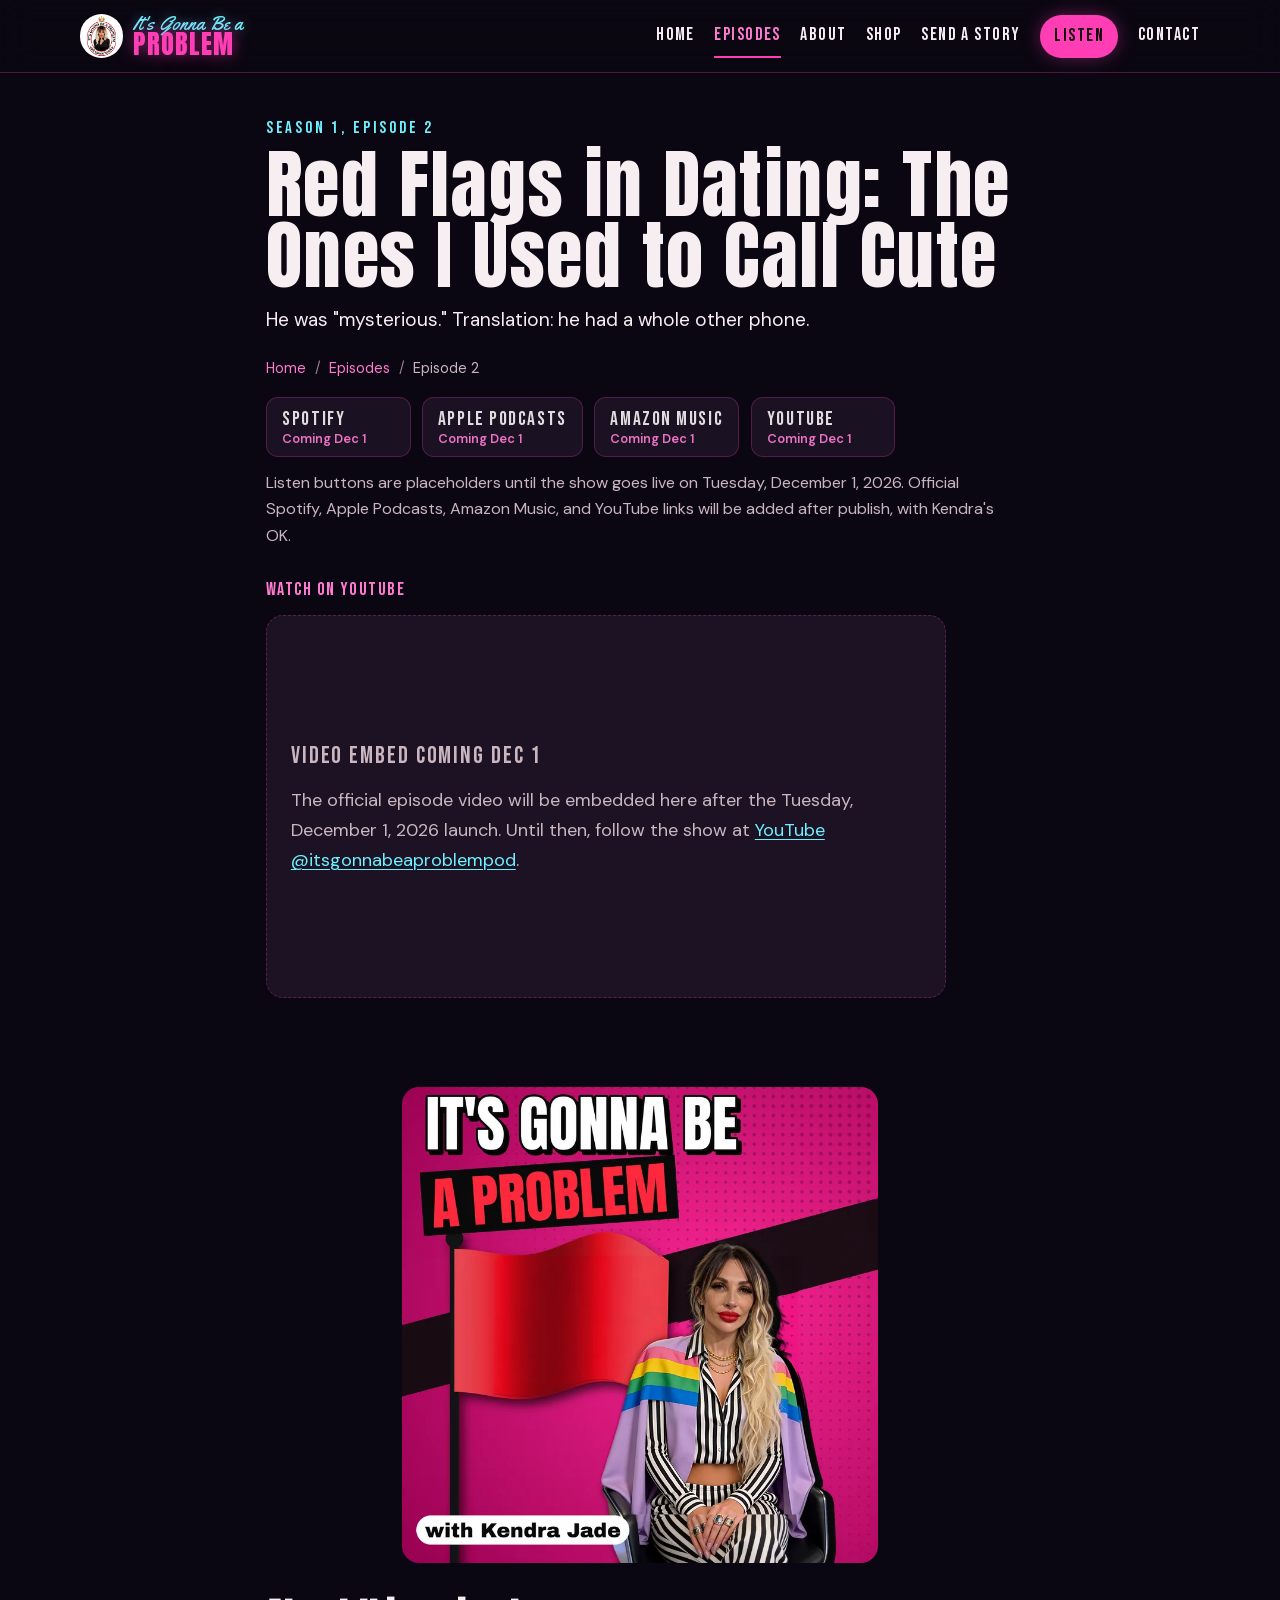
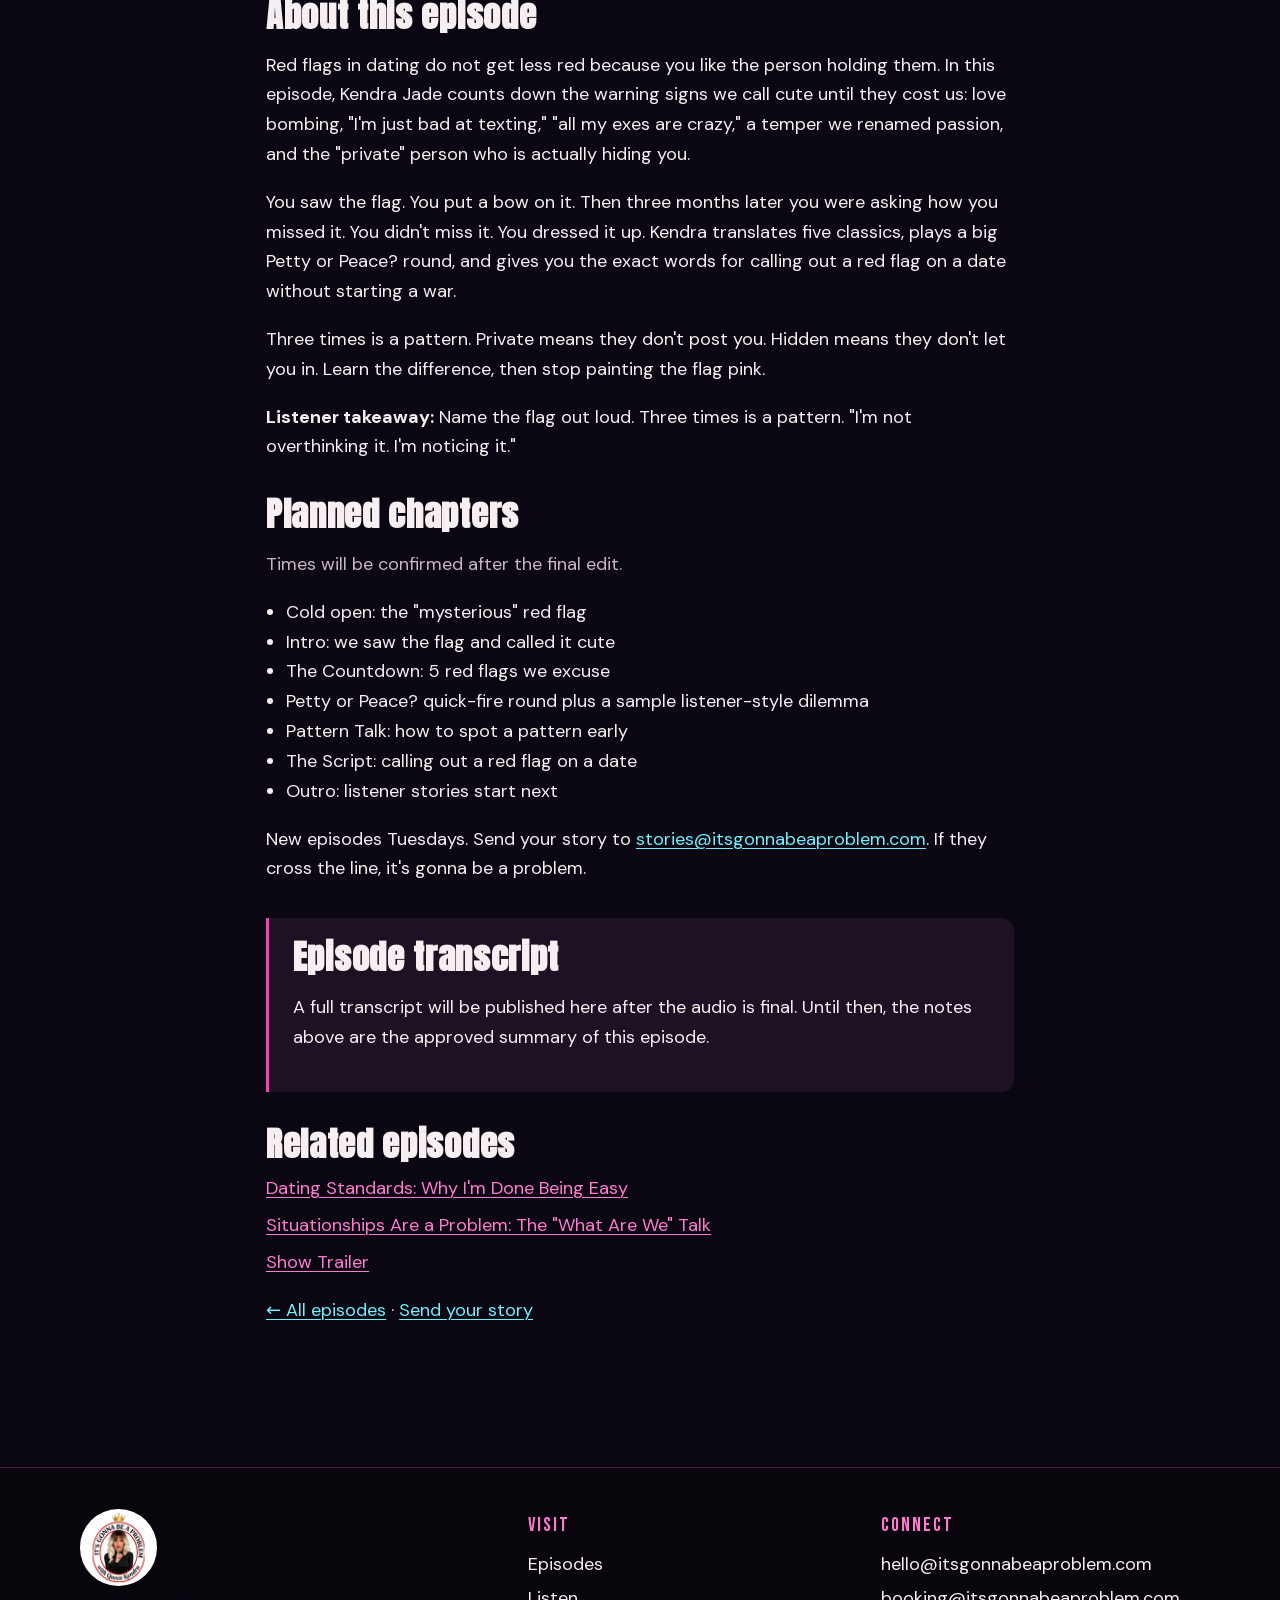
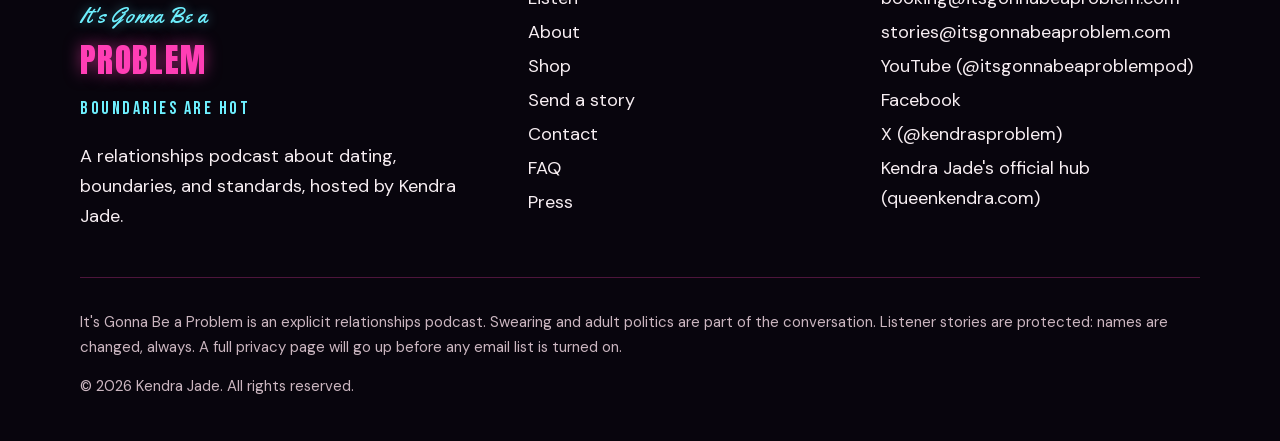
<file: episodes/red-flags-in-dating-i-used-to-call-cute/index.html>
<!DOCTYPE html>
<html lang="en">
<head>
  <meta charset="utf-8" />
  <meta name="viewport" content="width=device-width, initial-scale=1" />
  <title>Red Flags in Dating: The Ones I Used to Call Cute | IGBAP</title>
  <meta name="description" content="Red flags in dating do not get less red because you like the person holding them. Kendra Jade counts down the warning signs we call cute." />
  <link rel="canonical" href="https://itsgonnabeaproblem.com/episodes/red-flags-in-dating-i-used-to-call-cute/" />
  <meta name="theme-color" content="#0b0712" />
  <meta name="author" content="Kendra Jade" />
  <meta name="robots" content="index,follow" />
  <meta property="og:type" content="website" />
  <meta property="og:locale" content="en_US" />
  <meta property="og:site_name" content="It's Gonna Be a Problem" />
  <meta property="og:title" content="Red Flags in Dating: The Ones I Used to Call Cute | IGBAP" />
  <meta property="og:description" content="Red flags in dating do not get less red because you like the person holding them. Kendra Jade counts down the warning signs we call cute." />
  <meta property="og:url" content="https://itsgonnabeaproblem.com/episodes/red-flags-in-dating-i-used-to-call-cute/" />
  <meta property="og:image" content="https://itsgonnabeaproblem.com/images/og-image.jpg" />
  <meta property="og:image:width" content="1200" />
  <meta property="og:image:height" content="630" />
  <meta property="og:image:alt" content="Square cover art for the relationships podcast It's Gonna Be a Problem, with the tagline Boundaries Are Hot." />
  <meta property="og:image:type" content="image/jpeg" />
  <meta name="twitter:card" content="summary_large_image" />
  <meta name="twitter:title" content="Red Flags in Dating: The Ones I Used to Call Cute | IGBAP" />
  <meta name="twitter:description" content="Red flags in dating do not get less red because you like the person holding them. Kendra Jade counts down the warning signs we call cute." />
  <meta name="twitter:image" content="https://itsgonnabeaproblem.com/images/og-image.jpg" />
  <meta name="twitter:site" content="@kendrasproblem" />
  <meta name="twitter:image:alt" content="Square cover art for the relationships podcast It's Gonna Be a Problem, with the tagline Boundaries Are Hot." />
  <link rel="icon" href="/favicon.ico" sizes="any" />
  <link rel="icon" type="image/png" sizes="32x32" href="/images/favicon-32.png" />
  <link rel="icon" type="image/png" sizes="16x16" href="/images/favicon-16.png" />
  <link rel="apple-touch-icon" href="/images/apple-touch-icon.png" />
  <link rel="manifest" href="/site.webmanifest" />
  <link rel="stylesheet" href="/css/styles.min.css" />
  <link rel="preload" href="/fonts/yellowtail.woff2" as="font" type="font/woff2" crossorigin />
  <link rel="preload" href="/fonts/anton.woff2" as="font" type="font/woff2" crossorigin />
  <link rel="preload" href="/fonts/dm-sans.woff2" as="font" type="font/woff2" crossorigin />
  <link rel="preload" href="/css/styles.min.css" as="style" />
  
  <!-- RESTORE LATER: schema sameAs entries for show Instagram, TikTok and Threads removed Nov 28, 2026 (accounts do not exist yet). -->
  <script type="application/ld+json">
{
  "@context": "https://schema.org",
  "@graph": [
    {
      "@type": "WebSite",
      "@id": "https://itsgonnabeaproblem.com/#website",
      "url": "https://itsgonnabeaproblem.com/",
      "name": "It's Gonna Be a Problem",
      "alternateName": "IGBAP",
      "description": "A relationships podcast about dating, boundaries, and standards, hosted by Kendra Jade.",
      "inLanguage": "en",
      "publisher": {
        "@id": "https://itsgonnabeaproblem.com/#series"
      }
    },
    {
      "@type": "PodcastSeries",
      "@id": "https://itsgonnabeaproblem.com/#series",
      "name": "It's Gonna Be a Problem",
      "alternateName": "IGBAP",
      "description": "A relationships podcast about dating, boundaries, and standards, hosted by Kendra Jade.",
      "url": "https://itsgonnabeaproblem.com/",
      "inLanguage": "en",
      "genre": [
        "Relationships",
        "Dating advice"
      ],
      "author": {
        "@id": "https://itsgonnabeaproblem.com/#host"
      },
      "image": "https://itsgonnabeaproblem.com/images/igbap-cover-rain-check.jpg",
      "isFamilyFriendly": false,
      "sameAs": [
        "https://www.youtube.com/@itsgonnabeaproblempod",
        "https://www.facebook.com/profile.php?id=61596896765575",
        "https://x.com/kendrasproblem"
      ]
    },
    {
      "@type": "Person",
      "@id": "https://itsgonnabeaproblem.com/#host",
      "name": "Kendra Jade",
      "jobTitle": "Podcast host",
      "url": "https://itsgonnabeaproblem.com/about/",
      "image": "https://itsgonnabeaproblem.com/images/promo-pinstripe-seated-1600.jpg",
      "worksFor": {
        "@id": "https://itsgonnabeaproblem.com/#series"
      },
      "sameAs": [
        "https://queenkendra.com/",
        "https://www.youtube.com/@itsgonnabeaproblempod",
        "https://www.facebook.com/profile.php?id=61596896765575",
        "https://x.com/kendrasproblem"
      ]
    },
    {
      "@type": "PodcastEpisode",
      "@id": "https://itsgonnabeaproblem.com/episodes/red-flags-in-dating-i-used-to-call-cute/#episode",
      "name": "Red Flags in Dating: The Ones I Used to Call Cute",
      "description": "Kendra Jade counts down the red flags in dating we call cute until they cost us, and how to name a pattern early.",
      "url": "https://itsgonnabeaproblem.com/episodes/red-flags-in-dating-i-used-to-call-cute/",
      "partOfSeason": {
        "@type": "PodcastSeason",
        "seasonNumber": 1,
        "name": "From Easy to Clear"
      },
      "partOfSeries": {
        "@id": "https://itsgonnabeaproblem.com/#series"
      },
      "author": {
        "@id": "https://itsgonnabeaproblem.com/#host"
      },
      "isFamilyFriendly": false,
      "episodeNumber": 2
    },
    {
      "@type": "BreadcrumbList",
      "itemListElement": [
        {
          "@type": "ListItem",
          "position": 1,
          "name": "Home",
          "item": "https://itsgonnabeaproblem.com/"
        },
        {
          "@type": "ListItem",
          "position": 2,
          "name": "Episodes",
          "item": "https://itsgonnabeaproblem.com/episodes/"
        },
        {
          "@type": "ListItem",
          "position": 3,
          "name": "Red Flags in Dating: The Ones I Used to Call Cute",
          "item": "https://itsgonnabeaproblem.com/episodes/red-flags-in-dating-i-used-to-call-cute/"
        }
      ]
    }
  ]
}
  </script>
</head>
<body>
<a class="skip-link" href="#main">Skip to content</a>
<header class="site-header">
  <div class="header-inner wrap">
    <a class="logo" href="/" aria-label="It's Gonna Be a Problem, home">
      <img class="logo-mark" src="/images/logo-mark-160.png" width="160" height="160" alt="" />
      <span class="logo-text">
        <span class="logo-script">It's Gonna Be a</span>
        <span class="logo-problem">PROBLEM</span>
      </span>
    </a>
    <input type="checkbox" id="nav-toggle" class="nav-toggle" />
    <label class="nav-toggle-btn" for="nav-toggle" aria-label="Open menu">
      <span></span><span></span><span></span>
    </label>
    <nav class="site-nav" aria-label="Main">
          <a href="/">Home</a>
          <a href="/episodes/" aria-current="page">Episodes</a>
          <a href="/about/">About</a>
          <a href="/shop/">Shop</a>
          <a href="/stories/">Send a Story</a>
          <a href="/listen/" class="nav-cta">Listen</a>
          <a href="/contact/">Contact</a>
    </nav>
  </div>
</header>
<main id="main">

<section class="page-hero">
  <div class="wrap ep-article">
    <p class="kicker">Season 1, Episode 2</p>
    <h1>Red Flags in Dating: The Ones I Used to Call Cute</h1>
    <p class="lede">He was &quot;mysterious.&quot; Translation: he had a whole other phone.</p>
    <nav class="breadcrumbs" aria-label="Breadcrumb">
      <ol>
        <li><a href="/">Home</a></li>
        <li><a href="/episodes/">Episodes</a></li>
        <li aria-current="page">Episode 2</li>
      </ol>
    </nav>
    <div class="listen-row" role="group" aria-label="Listen links, coming December 1">
<span class="listen-btn listen-btn--soon" aria-disabled="true">
  <span class="listen-btn__platform">Spotify</span>
  <span class="listen-btn__note">Coming Dec 1</span>
</span>
<span class="listen-btn listen-btn--soon" aria-disabled="true">
  <span class="listen-btn__platform">Apple Podcasts</span>
  <span class="listen-btn__note">Coming Dec 1</span>
</span>
<span class="listen-btn listen-btn--soon" aria-disabled="true">
  <span class="listen-btn__platform">Amazon Music</span>
  <span class="listen-btn__note">Coming Dec 1</span>
</span>
<span class="listen-btn listen-btn--soon" aria-disabled="true">
  <span class="listen-btn__platform">YouTube</span>
  <span class="listen-btn__note">Coming Dec 1</span>
</span>
</div>
<p class="listen-note">Listen buttons are placeholders until the show goes live on Tuesday, December 1, 2026. Official Spotify, Apple Podcasts, Amazon Music, and YouTube links will be added after publish, with Kendra's OK.</p>
    <div class="yt-embed" role="region" aria-label="YouTube episode embed, coming December 1">
      <p class="yt-embed__kicker">Watch on YouTube</p>
      <div class="yt-embed__frame">
        <p class="yt-embed__title">Video embed coming Dec 1</p>
        <p>The official episode video will be embedded here after the Tuesday, December 1, 2026 launch. Until then, follow the show at <a href="https://www.youtube.com/@itsgonnabeaproblempod" rel="noopener noreferrer">YouTube @itsgonnabeaproblempod</a>.</p>
      </div>
    </div>

  </div>
</section>
<section class="section" style="padding-top:0;">
  <div class="wrap ep-article">
    <picture>
      <source type="image/webp" srcset="/images/promo-red-flag-800.webp" />
      <img src="/images/promo-red-flag-800.jpg" width="800" height="800" alt="Episode card for Red Flags in Dating: The Ones I Used to Call Cute, from It&#x27;s Gonna Be a Problem with Kendra Jade."  loading="lazy" decoding="async" />
    </picture>
    
    <h2>About this episode</h2>
    <p>Red flags in dating do not get less red because you like the person holding them. In this episode, Kendra Jade counts down the warning signs we call cute until they cost us: love bombing, "I'm just bad at texting," "all my exes are crazy," a temper we renamed passion, and the "private" person who is actually hiding you.</p>
    <p>You saw the flag. You put a bow on it. Then three months later you were asking how you missed it. You didn't miss it. You dressed it up. Kendra translates five classics, plays a big Petty or Peace? round, and gives you the exact words for calling out a red flag on a date without starting a war.</p>
    <p>Three times is a pattern. Private means they don't post you. Hidden means they don't let you in. Learn the difference, then stop painting the flag pink.</p>
    <p><strong>Listener takeaway:</strong> Name the flag out loud. Three times is a pattern. "I'm not overthinking it. I'm noticing it."</p>
    <h2>Planned chapters</h2>
    <p class="muted">Times will be confirmed after the final edit.</p>
    <ul class="chapter-list">
      <li>Cold open: the "mysterious" red flag</li>
      <li>Intro: we saw the flag and called it cute</li>
      <li>The Countdown: 5 red flags we excuse</li>
      <li>Petty or Peace? quick-fire round plus a sample listener-style dilemma</li>
      <li>Pattern Talk: how to spot a pattern early</li>
      <li>The Script: calling out a red flag on a date</li>
      <li>Outro: listener stories start next</li>
    </ul>
    <p>New episodes Tuesdays. Send your story to <a href="mailto:stories@itsgonnabeaproblem.com">stories@itsgonnabeaproblem.com</a>. If they cross the line, it's gonna be a problem.</p>
    
    <div class="transcript-block" id="transcript">
      <h2>Episode transcript</h2>
      <p>A full transcript will be published here after the audio is final. Until then, the notes above are the approved summary of this episode.</p>
    </div>
    <div class="related-eps">
      <h2>Related episodes</h2>
      <ul>
        <li><a href="/episodes/dating-standards-why-im-done-being-easy/">Dating Standards: Why I'm Done Being Easy</a></li>
        <li><a href="/episodes/situationships-are-a-problem/">Situationships Are a Problem: The "What Are We" Talk</a></li>
        <li><a href="/episodes/trailer/">Show Trailer</a></li>
      </ul>
    </div>
    <p><a href="/episodes/">&larr; All episodes</a> &middot; <a href="/stories/">Send your story</a></p>
  </div>
</section>

</main>
<footer class="site-footer">
  <div class="wrap footer-grid">
    <div class="footer-brand">
      <img class="logo-mark" src="/images/logo-mark-160.png" width="160" height="160" alt="" />
      <div class="logo-script">It's Gonna Be a</div>
      <div class="logo-problem">PROBLEM</div>
      <p class="footer-tag">BOUNDARIES ARE HOT</p>
      <p>A relationships podcast about dating, boundaries, and standards, hosted by Kendra Jade.</p>
    </div>
    <div>
      <h2>Visit</h2>
      <ul>
        <li><a href="/episodes/">Episodes</a></li>
        <li><a href="/listen/">Listen</a></li>
        <li><a href="/about/">About</a></li>
        <li><a href="/shop/">Shop</a></li>
        <li><a href="/stories/">Send a story</a></li>
        <li><a href="/contact/">Contact</a></li>
        <li><a href="/faq/">FAQ</a></li>
        <li><a href="/press/">Press</a></li>
      </ul>
    </div>
    <div>
      <h2>Connect</h2>
      <ul>
        <li><a href="mailto:hello@itsgonnabeaproblem.com">hello@itsgonnabeaproblem.com</a></li>
        <li><a href="mailto:booking@itsgonnabeaproblem.com">booking@itsgonnabeaproblem.com</a></li>
        <li><a href="mailto:stories@itsgonnabeaproblem.com">stories@itsgonnabeaproblem.com</a></li>
<!-- RESTORE LATER: Instagram, TikTok and Threads footer links removed Nov 28, 2026 (accounts do not exist yet). -->
<li><a href="https://www.youtube.com/@itsgonnabeaproblempod" rel="noopener noreferrer">YouTube (@itsgonnabeaproblempod)</a></li>
<li><a href="https://www.facebook.com/profile.php?id=61596896765575" rel="noopener noreferrer">Facebook</a></li>
<li><a href="https://x.com/kendrasproblem" rel="noopener noreferrer">X (@kendrasproblem)</a></li>
<li><a href="https://queenkendra.com/" rel="me">Kendra Jade's official hub (queenkendra.com)</a></li>
      </ul>
    </div>
  </div>
  <div class="wrap legal">
    <p>It's Gonna Be a Problem is an explicit relationships podcast. Swearing and adult politics are part of the conversation. Listener stories are protected: names are changed, always. A full privacy page will go up before any email list is turned on.</p>
    <p>&copy; 2026 Kendra Jade. All rights reserved.</p>
  </div>
</footer>
</body>
</html>
</file>
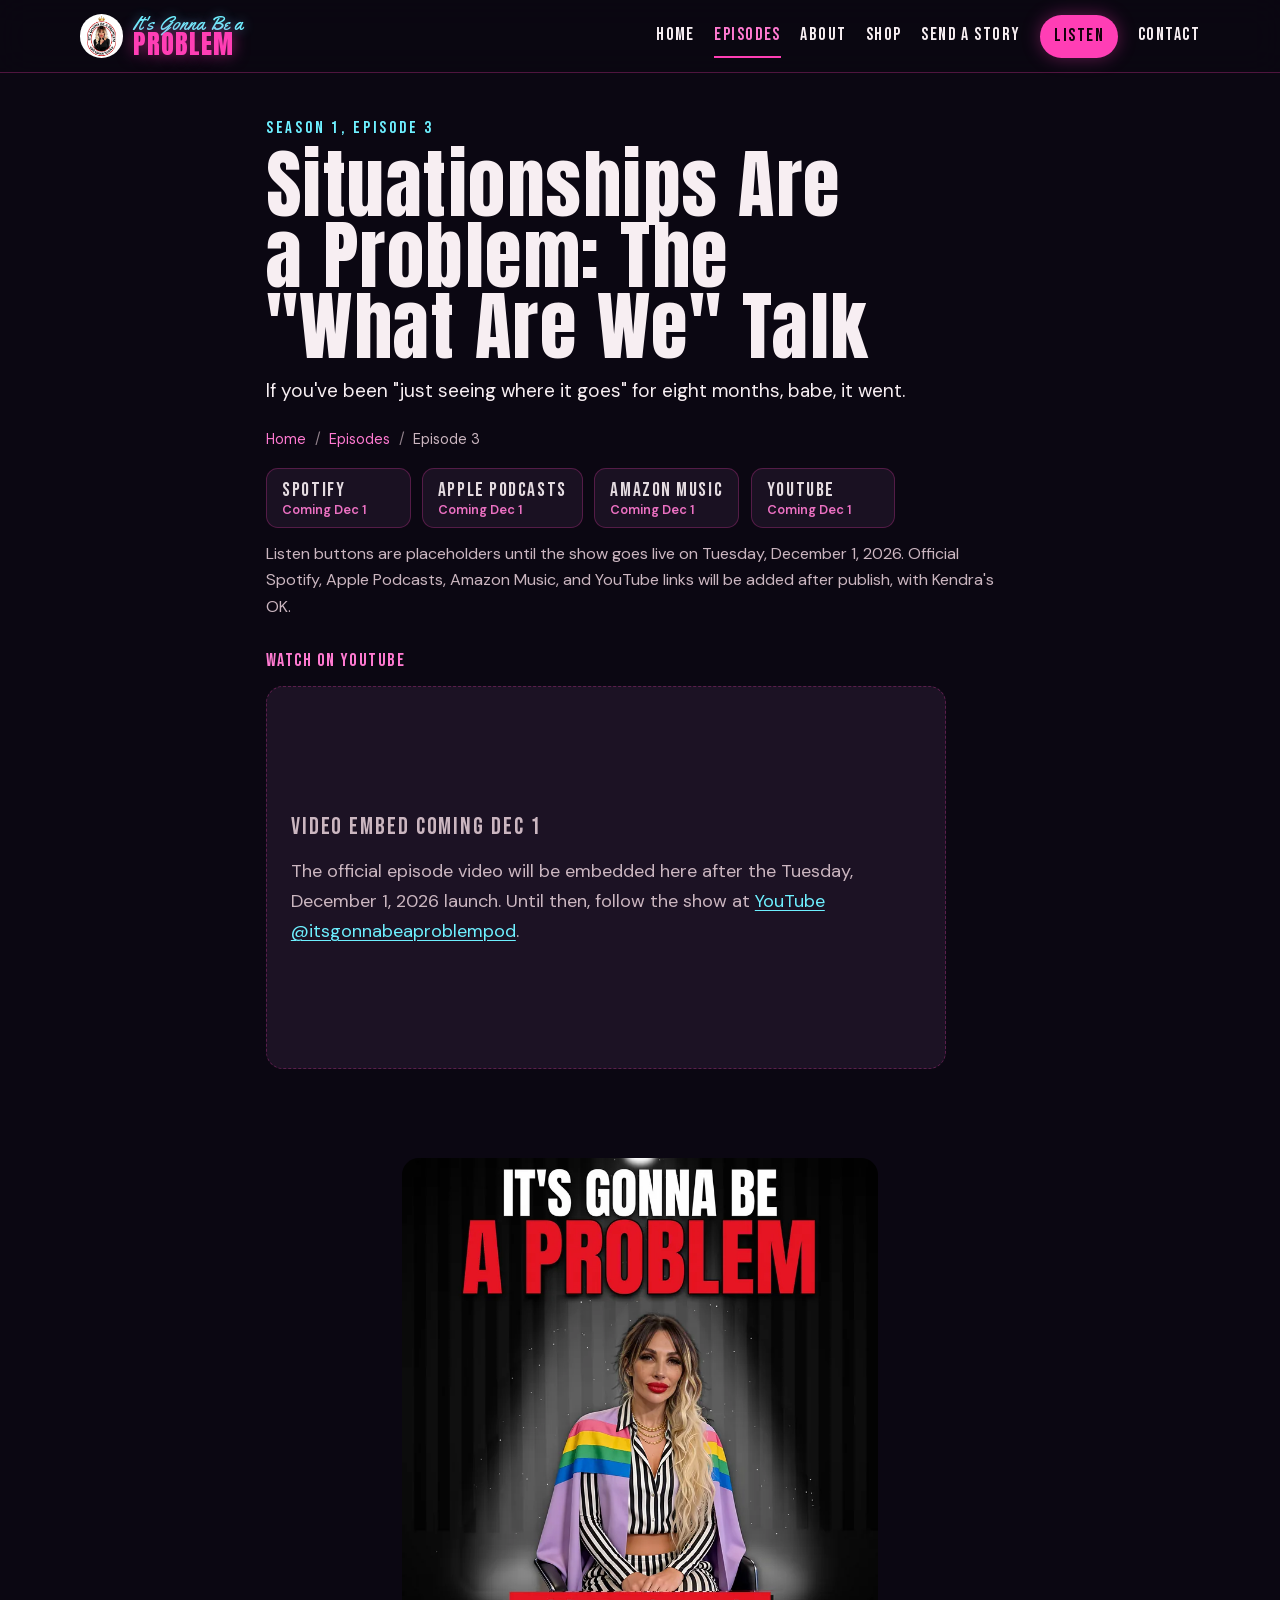
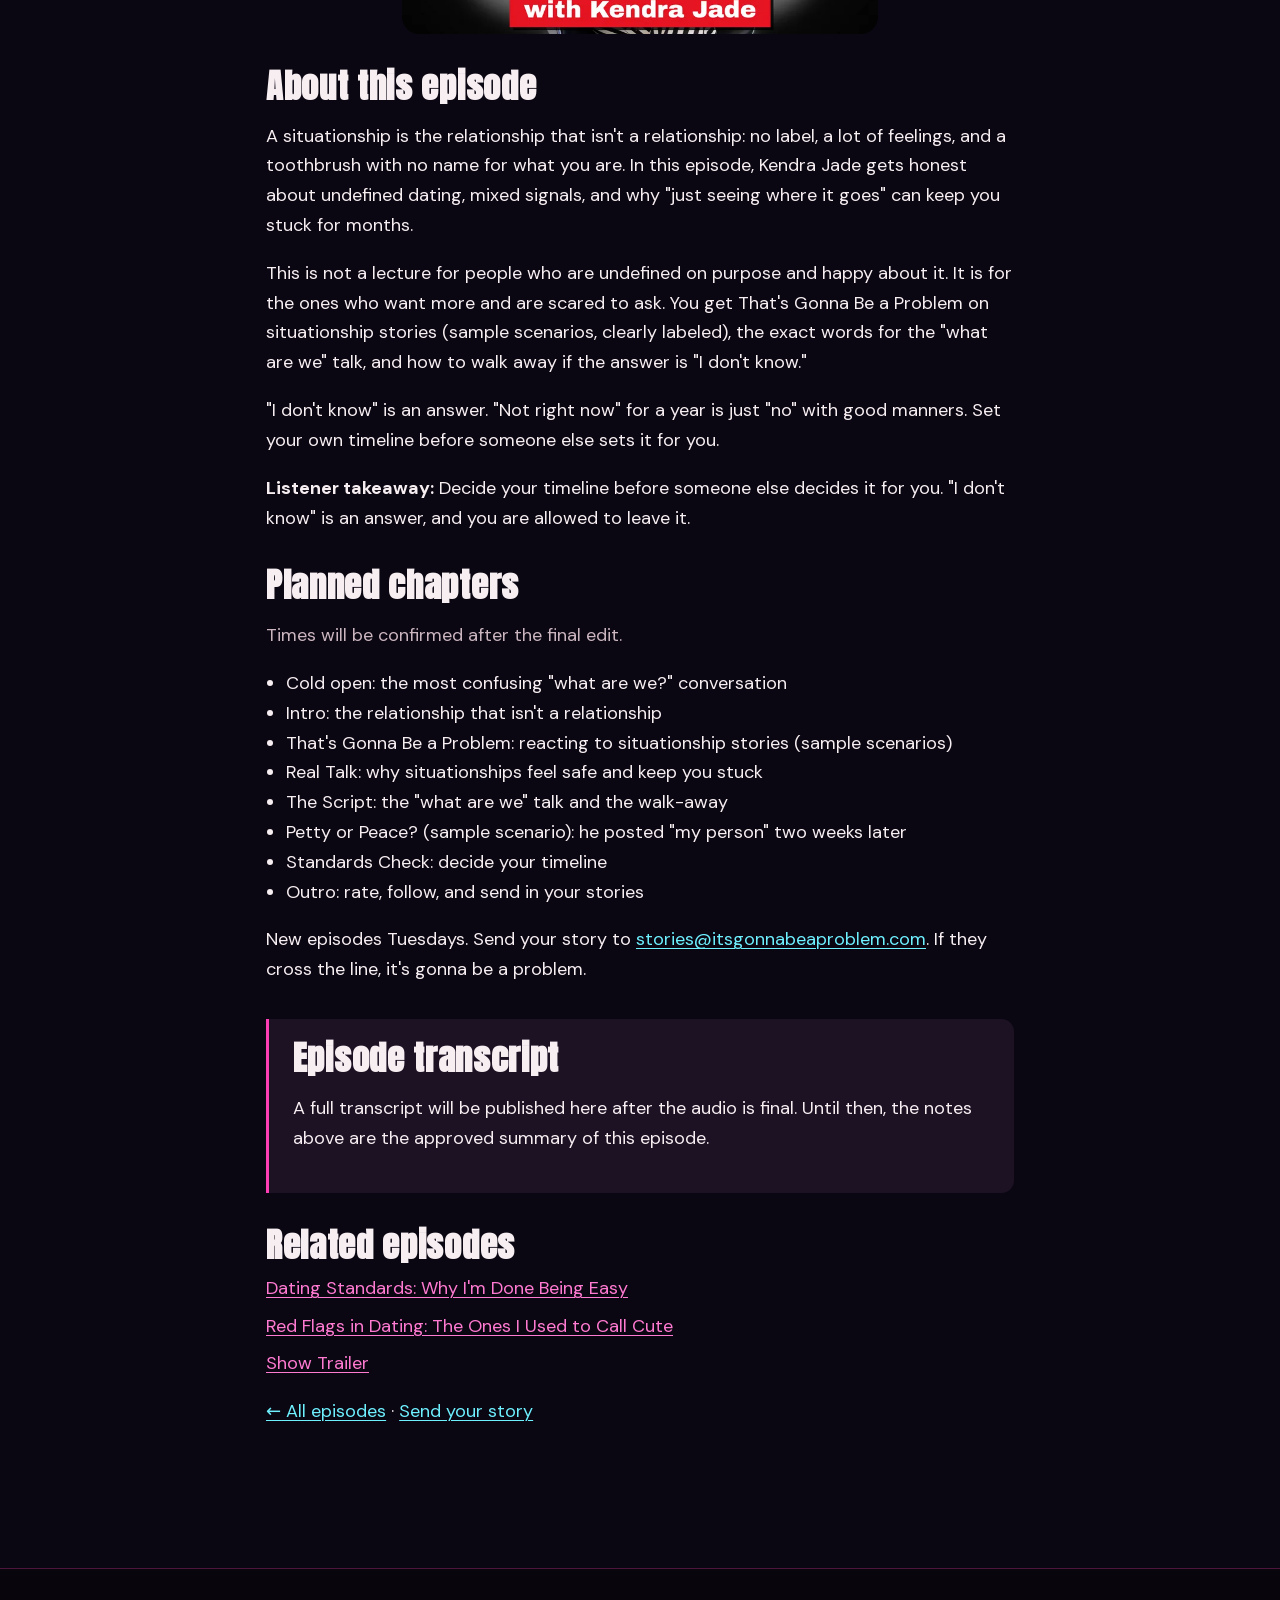
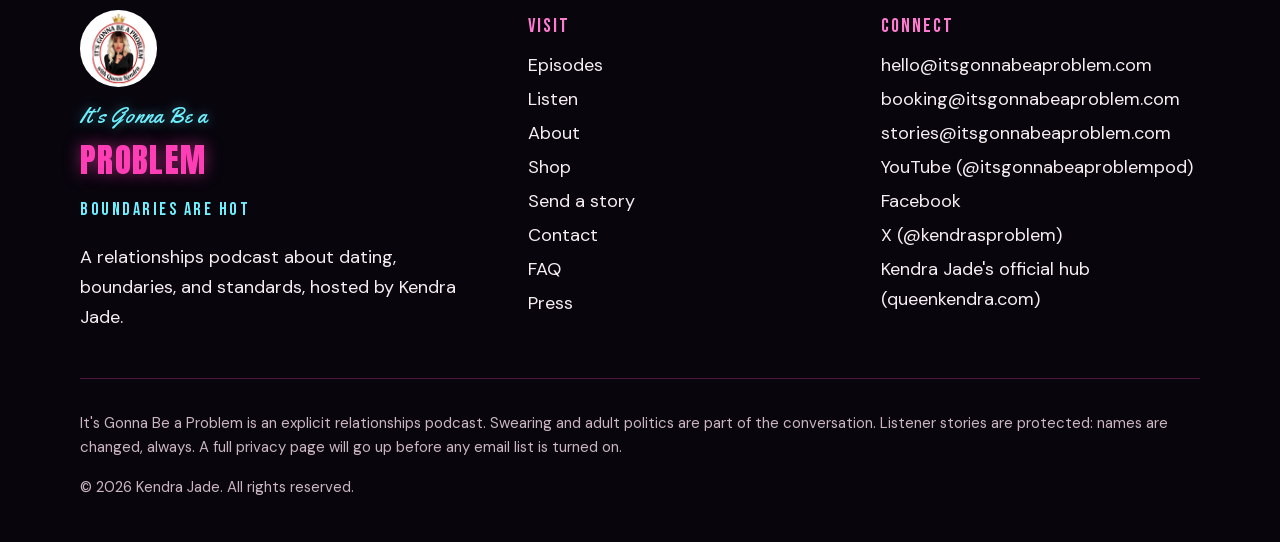
<file: episodes/situationships-are-a-problem/index.html>
<!DOCTYPE html>
<html lang="en">
<head>
  <meta charset="utf-8" />
  <meta name="viewport" content="width=device-width, initial-scale=1" />
  <title>Situationships Are a Problem: The &quot;What Are We&quot; Talk | IGBAP</title>
  <meta name="description" content="A situationship is the relationship that isn't a relationship. Kendra Jade gets honest about undefined dating and the &quot;what are we&quot; talk." />
  <link rel="canonical" href="https://itsgonnabeaproblem.com/episodes/situationships-are-a-problem/" />
  <meta name="theme-color" content="#0b0712" />
  <meta name="author" content="Kendra Jade" />
  <meta name="robots" content="index,follow" />
  <meta property="og:type" content="website" />
  <meta property="og:locale" content="en_US" />
  <meta property="og:site_name" content="It's Gonna Be a Problem" />
  <meta property="og:title" content="Situationships Are a Problem: The &quot;What Are We&quot; Talk | IGBAP" />
  <meta property="og:description" content="A situationship is the relationship that isn't a relationship. Kendra Jade gets honest about undefined dating and the &quot;what are we&quot; talk." />
  <meta property="og:url" content="https://itsgonnabeaproblem.com/episodes/situationships-are-a-problem/" />
  <meta property="og:image" content="https://itsgonnabeaproblem.com/images/og-image.jpg" />
  <meta property="og:image:width" content="1200" />
  <meta property="og:image:height" content="630" />
  <meta property="og:image:alt" content="Square cover art for the relationships podcast It's Gonna Be a Problem, with the tagline Boundaries Are Hot." />
  <meta property="og:image:type" content="image/jpeg" />
  <meta name="twitter:card" content="summary_large_image" />
  <meta name="twitter:title" content="Situationships Are a Problem: The &quot;What Are We&quot; Talk | IGBAP" />
  <meta name="twitter:description" content="A situationship is the relationship that isn't a relationship. Kendra Jade gets honest about undefined dating and the &quot;what are we&quot; talk." />
  <meta name="twitter:image" content="https://itsgonnabeaproblem.com/images/og-image.jpg" />
  <meta name="twitter:site" content="@kendrasproblem" />
  <meta name="twitter:image:alt" content="Square cover art for the relationships podcast It's Gonna Be a Problem, with the tagline Boundaries Are Hot." />
  <link rel="icon" href="/favicon.ico" sizes="any" />
  <link rel="icon" type="image/png" sizes="32x32" href="/images/favicon-32.png" />
  <link rel="icon" type="image/png" sizes="16x16" href="/images/favicon-16.png" />
  <link rel="apple-touch-icon" href="/images/apple-touch-icon.png" />
  <link rel="manifest" href="/site.webmanifest" />
  <link rel="stylesheet" href="/css/styles.min.css" />
  <link rel="preload" href="/fonts/yellowtail.woff2" as="font" type="font/woff2" crossorigin />
  <link rel="preload" href="/fonts/anton.woff2" as="font" type="font/woff2" crossorigin />
  <link rel="preload" href="/fonts/dm-sans.woff2" as="font" type="font/woff2" crossorigin />
  <link rel="preload" href="/css/styles.min.css" as="style" />
  
  <!-- RESTORE LATER: schema sameAs entries for show Instagram, TikTok and Threads removed Nov 28, 2026 (accounts do not exist yet). -->
  <script type="application/ld+json">
{
  "@context": "https://schema.org",
  "@graph": [
    {
      "@type": "WebSite",
      "@id": "https://itsgonnabeaproblem.com/#website",
      "url": "https://itsgonnabeaproblem.com/",
      "name": "It's Gonna Be a Problem",
      "alternateName": "IGBAP",
      "description": "A relationships podcast about dating, boundaries, and standards, hosted by Kendra Jade.",
      "inLanguage": "en",
      "publisher": {
        "@id": "https://itsgonnabeaproblem.com/#series"
      }
    },
    {
      "@type": "PodcastSeries",
      "@id": "https://itsgonnabeaproblem.com/#series",
      "name": "It's Gonna Be a Problem",
      "alternateName": "IGBAP",
      "description": "A relationships podcast about dating, boundaries, and standards, hosted by Kendra Jade.",
      "url": "https://itsgonnabeaproblem.com/",
      "inLanguage": "en",
      "genre": [
        "Relationships",
        "Dating advice"
      ],
      "author": {
        "@id": "https://itsgonnabeaproblem.com/#host"
      },
      "image": "https://itsgonnabeaproblem.com/images/igbap-cover-rain-check.jpg",
      "isFamilyFriendly": false,
      "sameAs": [
        "https://www.youtube.com/@itsgonnabeaproblempod",
        "https://www.facebook.com/profile.php?id=61596896765575",
        "https://x.com/kendrasproblem"
      ]
    },
    {
      "@type": "Person",
      "@id": "https://itsgonnabeaproblem.com/#host",
      "name": "Kendra Jade",
      "jobTitle": "Podcast host",
      "url": "https://itsgonnabeaproblem.com/about/",
      "image": "https://itsgonnabeaproblem.com/images/promo-pinstripe-seated-1600.jpg",
      "worksFor": {
        "@id": "https://itsgonnabeaproblem.com/#series"
      },
      "sameAs": [
        "https://queenkendra.com/",
        "https://www.youtube.com/@itsgonnabeaproblempod",
        "https://www.facebook.com/profile.php?id=61596896765575",
        "https://x.com/kendrasproblem"
      ]
    },
    {
      "@type": "PodcastEpisode",
      "@id": "https://itsgonnabeaproblem.com/episodes/situationships-are-a-problem/#episode",
      "name": "Situationships Are a Problem: The \"What Are We\" Talk",
      "description": "Kendra Jade gets honest about situationships, mixed signals, and the exact words for the \"what are we\" talk.",
      "url": "https://itsgonnabeaproblem.com/episodes/situationships-are-a-problem/",
      "partOfSeason": {
        "@type": "PodcastSeason",
        "seasonNumber": 1,
        "name": "From Easy to Clear"
      },
      "partOfSeries": {
        "@id": "https://itsgonnabeaproblem.com/#series"
      },
      "author": {
        "@id": "https://itsgonnabeaproblem.com/#host"
      },
      "isFamilyFriendly": false,
      "episodeNumber": 3
    },
    {
      "@type": "BreadcrumbList",
      "itemListElement": [
        {
          "@type": "ListItem",
          "position": 1,
          "name": "Home",
          "item": "https://itsgonnabeaproblem.com/"
        },
        {
          "@type": "ListItem",
          "position": 2,
          "name": "Episodes",
          "item": "https://itsgonnabeaproblem.com/episodes/"
        },
        {
          "@type": "ListItem",
          "position": 3,
          "name": "Situationships Are a Problem: The \"What Are We\" Talk",
          "item": "https://itsgonnabeaproblem.com/episodes/situationships-are-a-problem/"
        }
      ]
    }
  ]
}
  </script>
</head>
<body>
<a class="skip-link" href="#main">Skip to content</a>
<header class="site-header">
  <div class="header-inner wrap">
    <a class="logo" href="/" aria-label="It's Gonna Be a Problem, home">
      <img class="logo-mark" src="/images/logo-mark-160.png" width="160" height="160" alt="" />
      <span class="logo-text">
        <span class="logo-script">It's Gonna Be a</span>
        <span class="logo-problem">PROBLEM</span>
      </span>
    </a>
    <input type="checkbox" id="nav-toggle" class="nav-toggle" />
    <label class="nav-toggle-btn" for="nav-toggle" aria-label="Open menu">
      <span></span><span></span><span></span>
    </label>
    <nav class="site-nav" aria-label="Main">
          <a href="/">Home</a>
          <a href="/episodes/" aria-current="page">Episodes</a>
          <a href="/about/">About</a>
          <a href="/shop/">Shop</a>
          <a href="/stories/">Send a Story</a>
          <a href="/listen/" class="nav-cta">Listen</a>
          <a href="/contact/">Contact</a>
    </nav>
  </div>
</header>
<main id="main">

<section class="page-hero">
  <div class="wrap ep-article">
    <p class="kicker">Season 1, Episode 3</p>
    <h1>Situationships Are a Problem: The &quot;What Are We&quot; Talk</h1>
    <p class="lede">If you&#x27;ve been &quot;just seeing where it goes&quot; for eight months, babe, it went.</p>
    <nav class="breadcrumbs" aria-label="Breadcrumb">
      <ol>
        <li><a href="/">Home</a></li>
        <li><a href="/episodes/">Episodes</a></li>
        <li aria-current="page">Episode 3</li>
      </ol>
    </nav>
    <div class="listen-row" role="group" aria-label="Listen links, coming December 1">
<span class="listen-btn listen-btn--soon" aria-disabled="true">
  <span class="listen-btn__platform">Spotify</span>
  <span class="listen-btn__note">Coming Dec 1</span>
</span>
<span class="listen-btn listen-btn--soon" aria-disabled="true">
  <span class="listen-btn__platform">Apple Podcasts</span>
  <span class="listen-btn__note">Coming Dec 1</span>
</span>
<span class="listen-btn listen-btn--soon" aria-disabled="true">
  <span class="listen-btn__platform">Amazon Music</span>
  <span class="listen-btn__note">Coming Dec 1</span>
</span>
<span class="listen-btn listen-btn--soon" aria-disabled="true">
  <span class="listen-btn__platform">YouTube</span>
  <span class="listen-btn__note">Coming Dec 1</span>
</span>
</div>
<p class="listen-note">Listen buttons are placeholders until the show goes live on Tuesday, December 1, 2026. Official Spotify, Apple Podcasts, Amazon Music, and YouTube links will be added after publish, with Kendra's OK.</p>
    <div class="yt-embed" role="region" aria-label="YouTube episode embed, coming December 1">
      <p class="yt-embed__kicker">Watch on YouTube</p>
      <div class="yt-embed__frame">
        <p class="yt-embed__title">Video embed coming Dec 1</p>
        <p>The official episode video will be embedded here after the Tuesday, December 1, 2026 launch. Until then, follow the show at <a href="https://www.youtube.com/@itsgonnabeaproblempod" rel="noopener noreferrer">YouTube @itsgonnabeaproblempod</a>.</p>
      </div>
    </div>

  </div>
</section>
<section class="section" style="padding-top:0;">
  <div class="wrap ep-article">
    <picture>
      <source type="image/webp" srcset="/images/promo-lavender-cape-800.webp" />
      <img src="/images/promo-lavender-cape-800.jpg" width="800" height="800" alt="Episode card for Situationships Are a Problem: The &quot;What Are We&quot; Talk, from It&#x27;s Gonna Be a Problem with Kendra Jade."  loading="lazy" decoding="async" />
    </picture>
    
    <h2>About this episode</h2>
    <p>A situationship is the relationship that isn't a relationship: no label, a lot of feelings, and a toothbrush with no name for what you are. In this episode, Kendra Jade gets honest about undefined dating, mixed signals, and why "just seeing where it goes" can keep you stuck for months.</p>
    <p>This is not a lecture for people who are undefined on purpose and happy about it. It is for the ones who want more and are scared to ask. You get That's Gonna Be a Problem on situationship stories (sample scenarios, clearly labeled), the exact words for the "what are we" talk, and how to walk away if the answer is "I don't know."</p>
    <p>"I don't know" is an answer. "Not right now" for a year is just "no" with good manners. Set your own timeline before someone else sets it for you.</p>
    <p><strong>Listener takeaway:</strong> Decide your timeline before someone else decides it for you. "I don't know" is an answer, and you are allowed to leave it.</p>
    <h2>Planned chapters</h2>
    <p class="muted">Times will be confirmed after the final edit.</p>
    <ul class="chapter-list">
      <li>Cold open: the most confusing "what are we?" conversation</li>
      <li>Intro: the relationship that isn't a relationship</li>
      <li>That's Gonna Be a Problem: reacting to situationship stories (sample scenarios)</li>
      <li>Real Talk: why situationships feel safe and keep you stuck</li>
      <li>The Script: the "what are we" talk and the walk-away</li>
      <li>Petty or Peace? (sample scenario): he posted "my person" two weeks later</li>
      <li>Standards Check: decide your timeline</li>
      <li>Outro: rate, follow, and send in your stories</li>
    </ul>
    <p>New episodes Tuesdays. Send your story to <a href="mailto:stories@itsgonnabeaproblem.com">stories@itsgonnabeaproblem.com</a>. If they cross the line, it's gonna be a problem.</p>
    
    <div class="transcript-block" id="transcript">
      <h2>Episode transcript</h2>
      <p>A full transcript will be published here after the audio is final. Until then, the notes above are the approved summary of this episode.</p>
    </div>
    <div class="related-eps">
      <h2>Related episodes</h2>
      <ul>
        <li><a href="/episodes/dating-standards-why-im-done-being-easy/">Dating Standards: Why I'm Done Being Easy</a></li>
        <li><a href="/episodes/red-flags-in-dating-i-used-to-call-cute/">Red Flags in Dating: The Ones I Used to Call Cute</a></li>
        <li><a href="/episodes/trailer/">Show Trailer</a></li>
      </ul>
    </div>
    <p><a href="/episodes/">&larr; All episodes</a> &middot; <a href="/stories/">Send your story</a></p>
  </div>
</section>

</main>
<footer class="site-footer">
  <div class="wrap footer-grid">
    <div class="footer-brand">
      <img class="logo-mark" src="/images/logo-mark-160.png" width="160" height="160" alt="" />
      <div class="logo-script">It's Gonna Be a</div>
      <div class="logo-problem">PROBLEM</div>
      <p class="footer-tag">BOUNDARIES ARE HOT</p>
      <p>A relationships podcast about dating, boundaries, and standards, hosted by Kendra Jade.</p>
    </div>
    <div>
      <h2>Visit</h2>
      <ul>
        <li><a href="/episodes/">Episodes</a></li>
        <li><a href="/listen/">Listen</a></li>
        <li><a href="/about/">About</a></li>
        <li><a href="/shop/">Shop</a></li>
        <li><a href="/stories/">Send a story</a></li>
        <li><a href="/contact/">Contact</a></li>
        <li><a href="/faq/">FAQ</a></li>
        <li><a href="/press/">Press</a></li>
      </ul>
    </div>
    <div>
      <h2>Connect</h2>
      <ul>
        <li><a href="mailto:hello@itsgonnabeaproblem.com">hello@itsgonnabeaproblem.com</a></li>
        <li><a href="mailto:booking@itsgonnabeaproblem.com">booking@itsgonnabeaproblem.com</a></li>
        <li><a href="mailto:stories@itsgonnabeaproblem.com">stories@itsgonnabeaproblem.com</a></li>
<!-- RESTORE LATER: Instagram, TikTok and Threads footer links removed Nov 28, 2026 (accounts do not exist yet). -->
<li><a href="https://www.youtube.com/@itsgonnabeaproblempod" rel="noopener noreferrer">YouTube (@itsgonnabeaproblempod)</a></li>
<li><a href="https://www.facebook.com/profile.php?id=61596896765575" rel="noopener noreferrer">Facebook</a></li>
<li><a href="https://x.com/kendrasproblem" rel="noopener noreferrer">X (@kendrasproblem)</a></li>
<li><a href="https://queenkendra.com/" rel="me">Kendra Jade's official hub (queenkendra.com)</a></li>
      </ul>
    </div>
  </div>
  <div class="wrap legal">
    <p>It's Gonna Be a Problem is an explicit relationships podcast. Swearing and adult politics are part of the conversation. Listener stories are protected: names are changed, always. A full privacy page will go up before any email list is turned on.</p>
    <p>&copy; 2026 Kendra Jade. All rights reserved.</p>
  </div>
</footer>
</body>
</html>
</file>
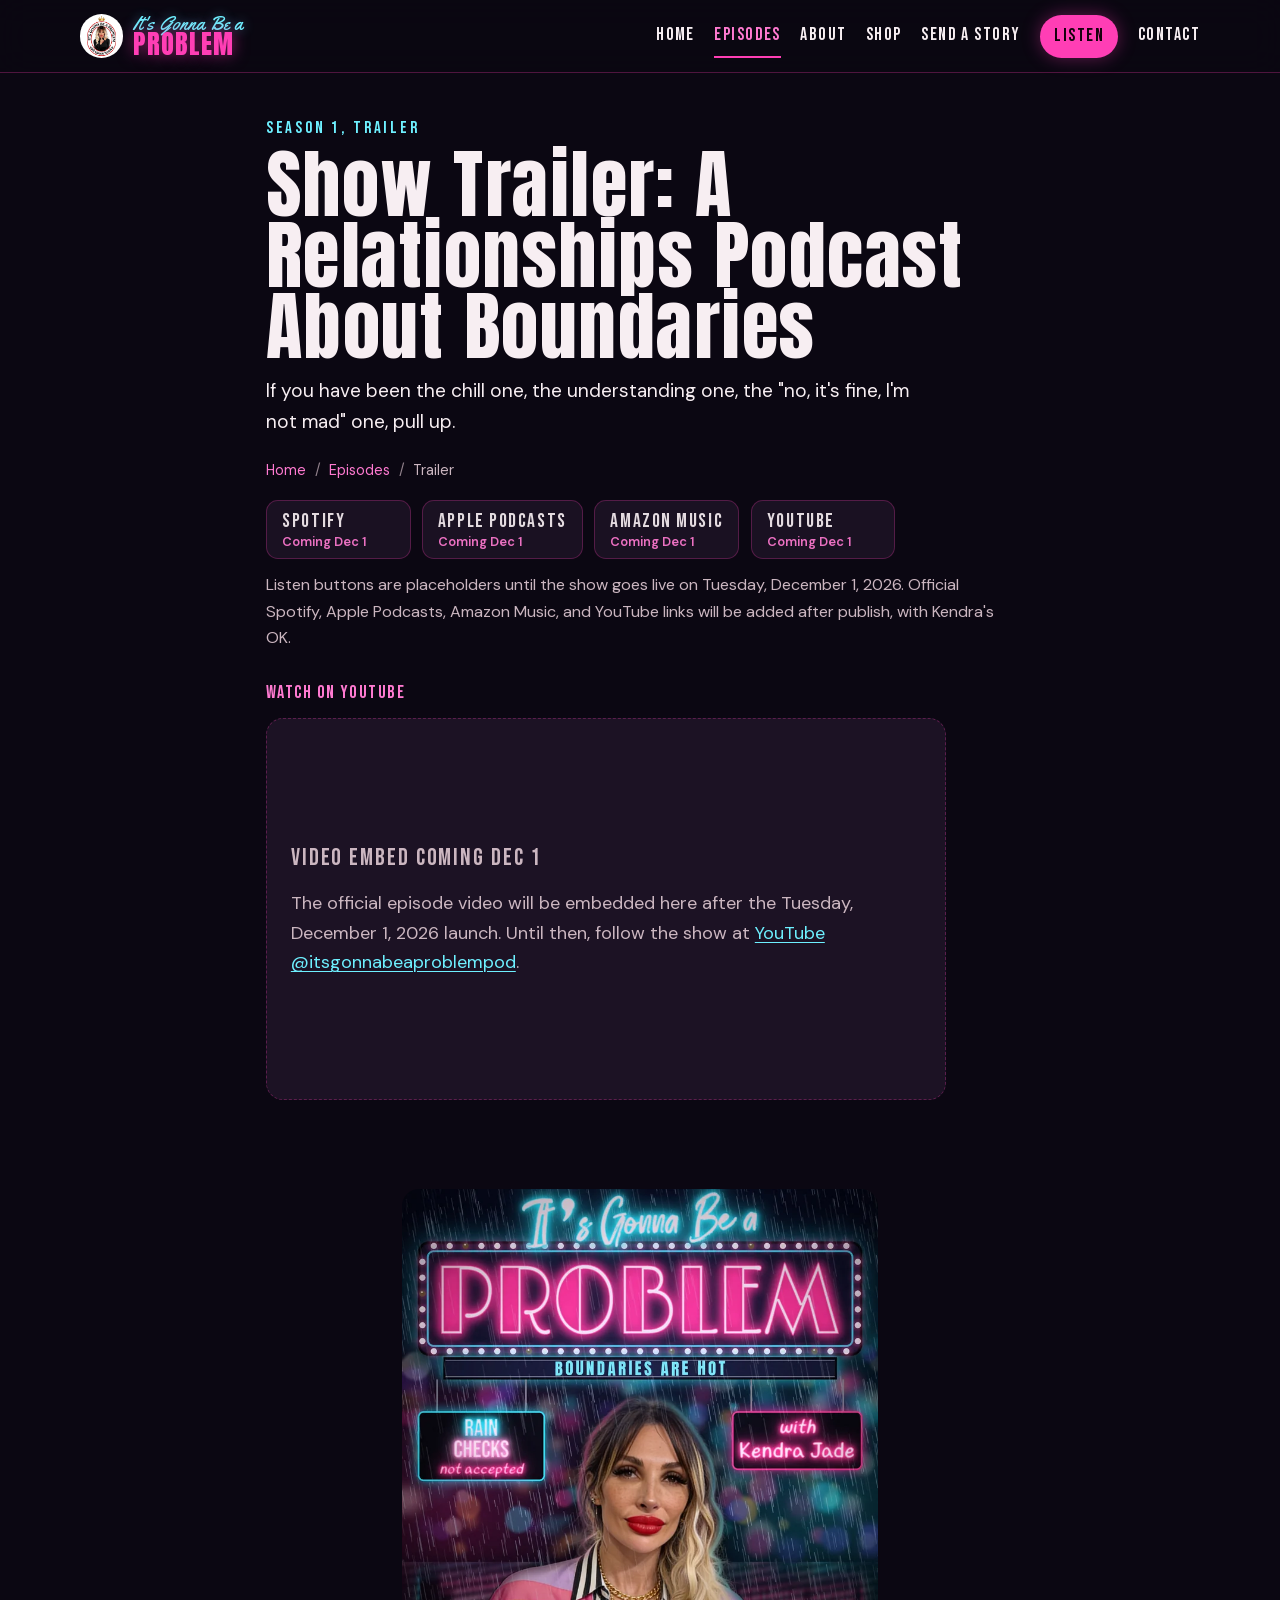
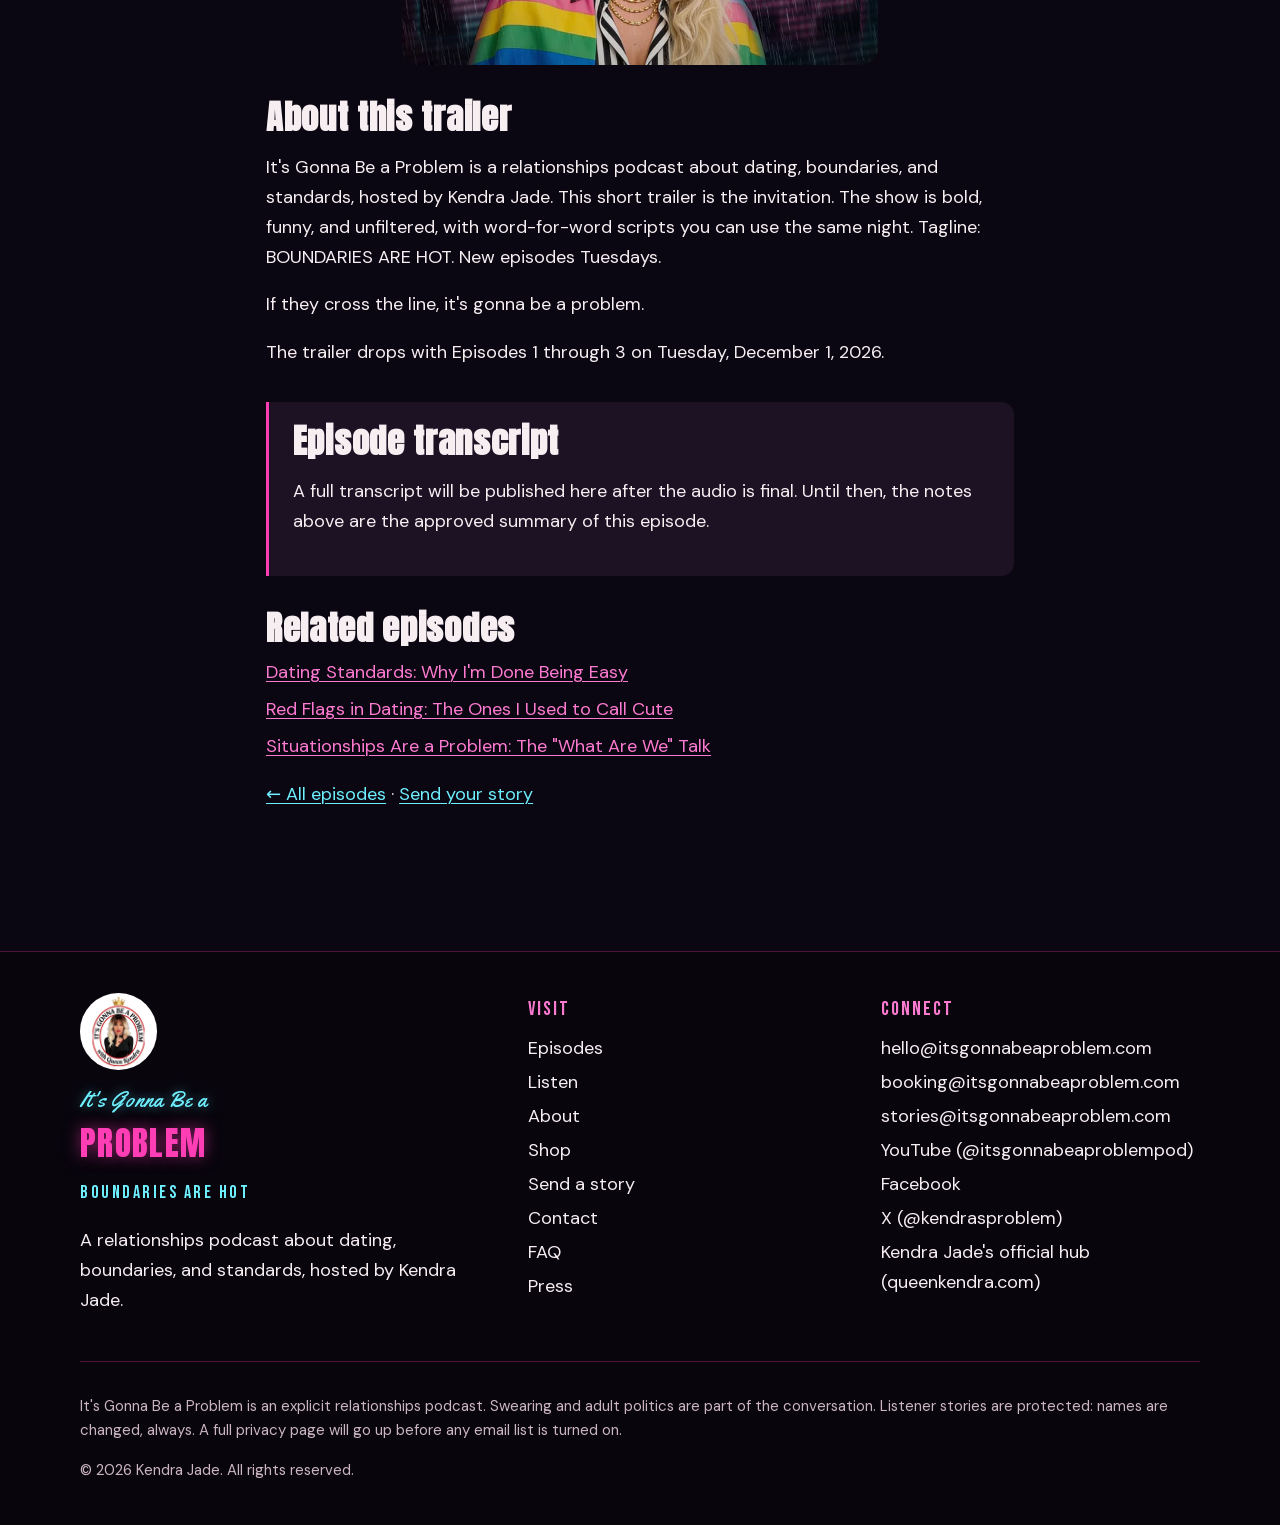
<file: episodes/trailer/index.html>
<!DOCTYPE html>
<html lang="en">
<head>
  <meta charset="utf-8" />
  <meta name="viewport" content="width=device-width, initial-scale=1" />
  <title>Show Trailer: A Relationships Podcast About Boundaries | IGBAP</title>
  <meta name="description" content="It's Gonna Be a Problem is a relationships podcast about dating, boundaries, and standards, hosted by Kendra Jade. The short trailer is the invitation." />
  <link rel="canonical" href="https://itsgonnabeaproblem.com/episodes/trailer/" />
  <meta name="theme-color" content="#0b0712" />
  <meta name="author" content="Kendra Jade" />
  <meta name="robots" content="index,follow" />
  <meta property="og:type" content="website" />
  <meta property="og:locale" content="en_US" />
  <meta property="og:site_name" content="It's Gonna Be a Problem" />
  <meta property="og:title" content="Show Trailer: A Relationships Podcast About Boundaries | IGBAP" />
  <meta property="og:description" content="It's Gonna Be a Problem is a relationships podcast about dating, boundaries, and standards, hosted by Kendra Jade. The short trailer is the invitation." />
  <meta property="og:url" content="https://itsgonnabeaproblem.com/episodes/trailer/" />
  <meta property="og:image" content="https://itsgonnabeaproblem.com/images/og-image.jpg" />
  <meta property="og:image:width" content="1200" />
  <meta property="og:image:height" content="630" />
  <meta property="og:image:alt" content="Square cover art for the relationships podcast It's Gonna Be a Problem, with the tagline Boundaries Are Hot." />
  <meta property="og:image:type" content="image/jpeg" />
  <meta name="twitter:card" content="summary_large_image" />
  <meta name="twitter:title" content="Show Trailer: A Relationships Podcast About Boundaries | IGBAP" />
  <meta name="twitter:description" content="It's Gonna Be a Problem is a relationships podcast about dating, boundaries, and standards, hosted by Kendra Jade. The short trailer is the invitation." />
  <meta name="twitter:image" content="https://itsgonnabeaproblem.com/images/og-image.jpg" />
  <meta name="twitter:site" content="@kendrasproblem" />
  <meta name="twitter:image:alt" content="Square cover art for the relationships podcast It's Gonna Be a Problem, with the tagline Boundaries Are Hot." />
  <link rel="icon" href="/favicon.ico" sizes="any" />
  <link rel="icon" type="image/png" sizes="32x32" href="/images/favicon-32.png" />
  <link rel="icon" type="image/png" sizes="16x16" href="/images/favicon-16.png" />
  <link rel="apple-touch-icon" href="/images/apple-touch-icon.png" />
  <link rel="manifest" href="/site.webmanifest" />
  <link rel="stylesheet" href="/css/styles.min.css" />
  <link rel="preload" href="/fonts/yellowtail.woff2" as="font" type="font/woff2" crossorigin />
  <link rel="preload" href="/fonts/anton.woff2" as="font" type="font/woff2" crossorigin />
  <link rel="preload" href="/fonts/dm-sans.woff2" as="font" type="font/woff2" crossorigin />
  <link rel="preload" href="/css/styles.min.css" as="style" />
  
  <!-- RESTORE LATER: schema sameAs entries for show Instagram, TikTok and Threads removed Nov 28, 2026 (accounts do not exist yet). -->
  <script type="application/ld+json">
{
  "@context": "https://schema.org",
  "@graph": [
    {
      "@type": "WebSite",
      "@id": "https://itsgonnabeaproblem.com/#website",
      "url": "https://itsgonnabeaproblem.com/",
      "name": "It's Gonna Be a Problem",
      "alternateName": "IGBAP",
      "description": "A relationships podcast about dating, boundaries, and standards, hosted by Kendra Jade.",
      "inLanguage": "en",
      "publisher": {
        "@id": "https://itsgonnabeaproblem.com/#series"
      }
    },
    {
      "@type": "PodcastSeries",
      "@id": "https://itsgonnabeaproblem.com/#series",
      "name": "It's Gonna Be a Problem",
      "alternateName": "IGBAP",
      "description": "A relationships podcast about dating, boundaries, and standards, hosted by Kendra Jade.",
      "url": "https://itsgonnabeaproblem.com/",
      "inLanguage": "en",
      "genre": [
        "Relationships",
        "Dating advice"
      ],
      "author": {
        "@id": "https://itsgonnabeaproblem.com/#host"
      },
      "image": "https://itsgonnabeaproblem.com/images/igbap-cover-rain-check.jpg",
      "isFamilyFriendly": false,
      "sameAs": [
        "https://www.youtube.com/@itsgonnabeaproblempod",
        "https://www.facebook.com/profile.php?id=61596896765575",
        "https://x.com/kendrasproblem"
      ]
    },
    {
      "@type": "Person",
      "@id": "https://itsgonnabeaproblem.com/#host",
      "name": "Kendra Jade",
      "jobTitle": "Podcast host",
      "url": "https://itsgonnabeaproblem.com/about/",
      "image": "https://itsgonnabeaproblem.com/images/promo-pinstripe-seated-1600.jpg",
      "worksFor": {
        "@id": "https://itsgonnabeaproblem.com/#series"
      },
      "sameAs": [
        "https://queenkendra.com/",
        "https://www.youtube.com/@itsgonnabeaproblempod",
        "https://www.facebook.com/profile.php?id=61596896765575",
        "https://x.com/kendrasproblem"
      ]
    },
    {
      "@type": "PodcastEpisode",
      "@id": "https://itsgonnabeaproblem.com/episodes/trailer/#episode",
      "name": "Show Trailer: A Relationships Podcast About Boundaries",
      "description": "It's Gonna Be a Problem is a relationships podcast about dating, boundaries, and standards, hosted by Kendra Jade.",
      "url": "https://itsgonnabeaproblem.com/episodes/trailer/",
      "partOfSeason": {
        "@type": "PodcastSeason",
        "seasonNumber": 1,
        "name": "From Easy to Clear"
      },
      "partOfSeries": {
        "@id": "https://itsgonnabeaproblem.com/#series"
      },
      "author": {
        "@id": "https://itsgonnabeaproblem.com/#host"
      },
      "isFamilyFriendly": false
    },
    {
      "@type": "BreadcrumbList",
      "itemListElement": [
        {
          "@type": "ListItem",
          "position": 1,
          "name": "Home",
          "item": "https://itsgonnabeaproblem.com/"
        },
        {
          "@type": "ListItem",
          "position": 2,
          "name": "Episodes",
          "item": "https://itsgonnabeaproblem.com/episodes/"
        },
        {
          "@type": "ListItem",
          "position": 3,
          "name": "Show Trailer: A Relationships Podcast About Boundaries",
          "item": "https://itsgonnabeaproblem.com/episodes/trailer/"
        }
      ]
    }
  ]
}
  </script>
</head>
<body>
<a class="skip-link" href="#main">Skip to content</a>
<header class="site-header">
  <div class="header-inner wrap">
    <a class="logo" href="/" aria-label="It's Gonna Be a Problem, home">
      <img class="logo-mark" src="/images/logo-mark-160.png" width="160" height="160" alt="" />
      <span class="logo-text">
        <span class="logo-script">It's Gonna Be a</span>
        <span class="logo-problem">PROBLEM</span>
      </span>
    </a>
    <input type="checkbox" id="nav-toggle" class="nav-toggle" />
    <label class="nav-toggle-btn" for="nav-toggle" aria-label="Open menu">
      <span></span><span></span><span></span>
    </label>
    <nav class="site-nav" aria-label="Main">
          <a href="/">Home</a>
          <a href="/episodes/" aria-current="page">Episodes</a>
          <a href="/about/">About</a>
          <a href="/shop/">Shop</a>
          <a href="/stories/">Send a Story</a>
          <a href="/listen/" class="nav-cta">Listen</a>
          <a href="/contact/">Contact</a>
    </nav>
  </div>
</header>
<main id="main">

<section class="page-hero">
  <div class="wrap ep-article">
    <p class="kicker">Season 1, Trailer</p>
    <h1>Show Trailer: A Relationships Podcast About Boundaries</h1>
    <p class="lede">If you have been the chill one, the understanding one, the &quot;no, it&#x27;s fine, I&#x27;m not mad&quot; one, pull up.</p>
    <nav class="breadcrumbs" aria-label="Breadcrumb">
      <ol>
        <li><a href="/">Home</a></li>
        <li><a href="/episodes/">Episodes</a></li>
        <li aria-current="page">Trailer</li>
      </ol>
    </nav>
    <div class="listen-row" role="group" aria-label="Listen links, coming December 1">
<span class="listen-btn listen-btn--soon" aria-disabled="true">
  <span class="listen-btn__platform">Spotify</span>
  <span class="listen-btn__note">Coming Dec 1</span>
</span>
<span class="listen-btn listen-btn--soon" aria-disabled="true">
  <span class="listen-btn__platform">Apple Podcasts</span>
  <span class="listen-btn__note">Coming Dec 1</span>
</span>
<span class="listen-btn listen-btn--soon" aria-disabled="true">
  <span class="listen-btn__platform">Amazon Music</span>
  <span class="listen-btn__note">Coming Dec 1</span>
</span>
<span class="listen-btn listen-btn--soon" aria-disabled="true">
  <span class="listen-btn__platform">YouTube</span>
  <span class="listen-btn__note">Coming Dec 1</span>
</span>
</div>
<p class="listen-note">Listen buttons are placeholders until the show goes live on Tuesday, December 1, 2026. Official Spotify, Apple Podcasts, Amazon Music, and YouTube links will be added after publish, with Kendra's OK.</p>
    <div class="yt-embed" role="region" aria-label="YouTube episode embed, coming December 1">
      <p class="yt-embed__kicker">Watch on YouTube</p>
      <div class="yt-embed__frame">
        <p class="yt-embed__title">Video embed coming Dec 1</p>
        <p>The official episode video will be embedded here after the Tuesday, December 1, 2026 launch. Until then, follow the show at <a href="https://www.youtube.com/@itsgonnabeaproblempod" rel="noopener noreferrer">YouTube @itsgonnabeaproblempod</a>.</p>
      </div>
    </div>

  </div>
</section>
<section class="section" style="padding-top:0;">
  <div class="wrap ep-article">
    <picture>
      <source type="image/webp" srcset="/images/igbap-cover-rain-check-800.webp" />
      <img src="/images/igbap-cover-rain-check-800.jpg" width="800" height="800" alt="Episode card for Show Trailer: A Relationships Podcast About Boundaries, from It&#x27;s Gonna Be a Problem with Kendra Jade."  loading="lazy" decoding="async" />
    </picture>
    
    <h2>About this trailer</h2>
    <p>It's Gonna Be a Problem is a relationships podcast about dating, boundaries, and standards, hosted by Kendra Jade. This short trailer is the invitation. The show is bold, funny, and unfiltered, with word-for-word scripts you can use the same night. Tagline: BOUNDARIES ARE HOT. New episodes Tuesdays.</p>
    <p>If they cross the line, it's gonna be a problem.</p>
    <p>The trailer drops with Episodes 1 through 3 on Tuesday, December 1, 2026.</p>
    
    <div class="transcript-block" id="transcript">
      <h2>Episode transcript</h2>
      <p>A full transcript will be published here after the audio is final. Until then, the notes above are the approved summary of this episode.</p>
    </div>
    <div class="related-eps">
      <h2>Related episodes</h2>
      <ul>
        <li><a href="/episodes/dating-standards-why-im-done-being-easy/">Dating Standards: Why I'm Done Being Easy</a></li>
        <li><a href="/episodes/red-flags-in-dating-i-used-to-call-cute/">Red Flags in Dating: The Ones I Used to Call Cute</a></li>
        <li><a href="/episodes/situationships-are-a-problem/">Situationships Are a Problem: The "What Are We" Talk</a></li>
      </ul>
    </div>
    <p><a href="/episodes/">&larr; All episodes</a> &middot; <a href="/stories/">Send your story</a></p>
  </div>
</section>

</main>
<footer class="site-footer">
  <div class="wrap footer-grid">
    <div class="footer-brand">
      <img class="logo-mark" src="/images/logo-mark-160.png" width="160" height="160" alt="" />
      <div class="logo-script">It's Gonna Be a</div>
      <div class="logo-problem">PROBLEM</div>
      <p class="footer-tag">BOUNDARIES ARE HOT</p>
      <p>A relationships podcast about dating, boundaries, and standards, hosted by Kendra Jade.</p>
    </div>
    <div>
      <h2>Visit</h2>
      <ul>
        <li><a href="/episodes/">Episodes</a></li>
        <li><a href="/listen/">Listen</a></li>
        <li><a href="/about/">About</a></li>
        <li><a href="/shop/">Shop</a></li>
        <li><a href="/stories/">Send a story</a></li>
        <li><a href="/contact/">Contact</a></li>
        <li><a href="/faq/">FAQ</a></li>
        <li><a href="/press/">Press</a></li>
      </ul>
    </div>
    <div>
      <h2>Connect</h2>
      <ul>
        <li><a href="mailto:hello@itsgonnabeaproblem.com">hello@itsgonnabeaproblem.com</a></li>
        <li><a href="mailto:booking@itsgonnabeaproblem.com">booking@itsgonnabeaproblem.com</a></li>
        <li><a href="mailto:stories@itsgonnabeaproblem.com">stories@itsgonnabeaproblem.com</a></li>
<!-- RESTORE LATER: Instagram, TikTok and Threads footer links removed Nov 28, 2026 (accounts do not exist yet). -->
<li><a href="https://www.youtube.com/@itsgonnabeaproblempod" rel="noopener noreferrer">YouTube (@itsgonnabeaproblempod)</a></li>
<li><a href="https://www.facebook.com/profile.php?id=61596896765575" rel="noopener noreferrer">Facebook</a></li>
<li><a href="https://x.com/kendrasproblem" rel="noopener noreferrer">X (@kendrasproblem)</a></li>
<li><a href="https://queenkendra.com/" rel="me">Kendra Jade's official hub (queenkendra.com)</a></li>
      </ul>
    </div>
  </div>
  <div class="wrap legal">
    <p>It's Gonna Be a Problem is an explicit relationships podcast. Swearing and adult politics are part of the conversation. Listener stories are protected: names are changed, always. A full privacy page will go up before any email list is turned on.</p>
    <p>&copy; 2026 Kendra Jade. All rights reserved.</p>
  </div>
</footer>
</body>
</html>
</file>
<file: css/styles.min.css>
@font-face{font-family:"Anton";src:url(/fonts/anton.woff2)format("woff2");font-weight:400;font-style:normal;font-display:swap}@font-face{font-family:"Bebas Neue";src:url(/fonts/bebas-neue.woff2)format("woff2");font-weight:400;font-style:normal;font-display:swap}@font-face{font-family:"Yellowtail";src:url(/fonts/yellowtail.woff2)format("woff2");font-weight:400;font-style:normal;font-display:swap}@font-face{font-family:"DM Sans";src:url(/fonts/dm-sans.woff2)format("woff2-variations");font-weight:100 1000;font-style:normal;font-display:swap}@font-face{font-family:"DM Sans";src:url(/fonts/dm-sans-italic.woff2)format("woff2-variations");font-weight:100 1000;font-style:italic;font-display:swap}:root{--bg:#0b0712;--bg-2:#140c18;--bg-3:#1c1224;--bg-4:#24162e;--text:#f7eef2;--muted:#cbb6c0;--pink:#ff3eb5;--pink-2:#ff7ad1;--pink-dim:rgba(255, 62, 181, 0.16);--cyan:#6ef0ff;--teal:#16344a;--gold:#e8c48a;--red:#e31b23;--line:rgba(255, 62, 181, 0.28);--max:1120px;--header-h:4.25rem;--font-body:"DM Sans", system-ui, -apple-system, "Segoe UI", sans-serif;--font-display:"Anton", Impact, "Arial Narrow", sans-serif;--font-label:"Bebas Neue", "Anton", sans-serif;--font-script:"Yellowtail", "Segoe Script", cursive;--radius:1rem;--shadow:0 24px 60px rgba(0, 0, 0, 0.45)}*,::after,::before{box-sizing:border-box}html{scroll-behavior:smooth}body,html{margin:0;padding:0;background:var(--bg);color:var(--text);font-family:var(--font-body);font-size:1.0625rem;line-height:1.65;font-weight:400;-webkit-font-smoothing:antialiased;text-rendering:optimizeLegibility}img{max-width:100%;height:auto;display:block}a{color:var(--cyan);text-decoration-thickness:1px;text-underline-offset:.18em}a:hover{color:var(--pink-2)}:focus-visible{outline:2px solid var(--cyan);outline-offset:3px}.skip-link{position:absolute;left:1rem;top:-4rem;background:var(--cyan);color:#0b0712;font-weight:700;padding:.5rem .85rem;z-index:200;border-radius:.35rem}.skip-link:focus{top:.75rem}.wrap{width:min(var(--max),calc(100% - 2rem));margin-inline:auto}.site-header{position:sticky;top:0;z-index:100;backdrop-filter:blur(16px);-webkit-backdrop-filter:blur(16px);background:rgba(11,7,18,.86);border-bottom:1px solid var(--line)}.header-inner,.logo{display:flex;align-items:center}.header-inner{justify-content:space-between;min-height:var(--header-h);gap:1rem}.logo{flex-direction:row;gap:.55rem;line-height:1;text-decoration:none;color:var(--text);padding:.35rem 0}.logo-mark{width:2.55rem;height:2.55rem;flex:0 0 2.55rem;border-radius:50%;background:#fff}.logo-text{display:flex;flex-direction:column;line-height:1}.logo:hover,.site-nav a{color:var(--text)}.hero h1 .script,.logo-script{font-family:var(--font-script);color:var(--cyan)}.logo-script{font-size:1.15rem;text-shadow:0 0 12px rgba(110,240,255,.45);letter-spacing:.01em}.logo-problem{font-family:var(--font-display);font-size:1.55rem;letter-spacing:.04em;color:var(--pink);text-shadow:0 0 16px rgba(255,62,181,.55);margin-top:-.15rem}.nav-toggle{display:none}.nav-toggle-btn{display:none;background:0 0;border:1px solid var(--line);color:var(--text);width:2.75rem;height:2.75rem;border-radius:.5rem;cursor:pointer;align-items:center;justify-content:center;flex-direction:column;gap:5px}.nav-toggle-btn span{display:block;width:1.15rem;height:2px;background:var(--text)}.site-nav{display:flex;align-items:center;gap:.15rem 1.15rem;flex-wrap:wrap}.site-nav a{font-family:var(--font-label);letter-spacing:.08em;font-size:1.05rem;text-decoration:none;padding:.35rem 0;border-bottom:2px solid transparent}.site-nav a:hover,.site-nav a[aria-current=page]{color:var(--pink-2);border-bottom-color:var(--pink)}.nav-cta{background:var(--pink);color:#14010c!important;border-radius:999px;padding:.4rem .85rem!important;border-bottom:0!important;box-shadow:0 0 18px rgba(255,62,181,.35)}.nav-cta:hover{background:var(--pink-2);color:#14010c!important}.hero{position:relative;isolation:isolate;padding:2.5rem 0 3.5rem;overflow:hidden}.hero::before{content:"";position:absolute;inset:0;background:linear-gradient(180deg,rgba(11,7,18,.2),rgba(11,7,18,.92)),url(/images/hero-bg.webp)center/cover no-repeat;z-index:-1;pointer-events:none}.hero-grid{display:grid;grid-template-columns:minmax(0,.9fr) minmax(0,1.1fr);gap:2.5rem;align-items:center}.cover-frame{position:relative;max-width:28rem;margin-inline:auto}.cover-frame img{width:100%;border-radius:1.1rem;box-shadow:0 0 0 1px rgba(255,62,181,.35),0 0 40px rgba(255,62,181,.28),0 24px 50px rgba(0,0,0,.55)}.kicker{font-family:var(--font-label);letter-spacing:.16em;color:var(--cyan);font-size:1rem;margin:0 0 .4rem}.hero h1,.page-hero h1,.section-title{font-family:var(--font-display);font-weight:400;letter-spacing:.02em;line-height:.95;margin:0 0 .75rem;text-wrap:balance}.hero h1{font-size:clamp(2.8rem,8vw,5.4rem)}.hero h1 .script{display:block;font-size:.38em;letter-spacing:.02em;text-shadow:0 0 18px rgba(110,240,255,.5);line-height:1;margin-bottom:.15em;font-weight:400;text-transform:none}.hero h1 .problem{color:var(--pink);text-shadow:0 0 22px rgba(255,62,181,.55)}.tagline-bar{display:inline-block;background:var(--teal);color:var(--cyan);font-family:var(--font-label);letter-spacing:.18em;font-size:1.15rem;padding:.35rem .9rem;margin:.4rem 0 1.1rem}.lede{font-size:1.125rem;color:var(--text);max-width:38rem;margin:0 0 1.25rem}.muted{color:var(--muted)}.launch-pill{display:inline-flex;align-items:center;gap:.5rem;background:var(--pink-dim);border:1px solid var(--line);border-radius:999px;padding:.4rem .85rem;font-weight:600;margin:0 0 1.25rem}.launch-pill strong{color:var(--pink-2);font-weight:700}.listen-row{display:flex;flex-wrap:wrap;gap:.65rem;margin:0 0 .75rem}.listen-btn{display:inline-flex;flex-direction:column;justify-content:center;min-width:8.5rem;padding:.55rem .9rem;border-radius:.7rem;border:1px solid var(--line);background:var(--bg-3);color:var(--text);text-decoration:none;line-height:1.2}.listen-btn--soon{cursor:default;opacity:.92;position:relative}.listen-btn__platform{font-family:var(--font-label);letter-spacing:.08em;font-size:1.15rem}.listen-btn__note{font-size:.75rem;color:var(--pink-2);font-weight:600}.listen-note{font-size:.95rem;color:var(--muted);margin:0}.section{padding:3.25rem 0}.section--alt{background:linear-gradient(180deg,rgba(20,12,24,.96),rgba(20,12,24,.96)),var(--bg-2);border-block:1px solid var(--line)}.section-title{font-size:clamp(2rem,5vw,3.2rem);color:var(--text)}.page-hero h1 span,.section-title span{color:var(--pink)}.section-intro{max-width:42rem;margin:0 0 1.75rem;color:var(--muted)}.card-grid{display:grid;grid-template-columns:repeat(3,1fr);gap:1.15rem}.card{background:var(--bg-3);border:1px solid var(--line);border-radius:var(--radius);padding:1.25rem;box-shadow:var(--shadow)}.card h3,.ep-card h3{font-family:var(--font-display);font-size:1.65rem;letter-spacing:.02em;line-height:1.05;margin:.2rem 0 .7rem}.card p:last-child,.ep-card p:last-child{margin-bottom:0}.feature-grid{display:grid;grid-template-columns:repeat(3,1fr);gap:1.15rem}.feature h3{letter-spacing:.08em;font-size:1.35rem;color:var(--cyan);margin:0 0 .4rem}.ep-card,.ep-card .ep-body{display:flex;flex-direction:column}.ep-card{background:var(--bg-3);border:1px solid var(--line);border-radius:var(--radius);overflow:hidden;text-decoration:none;color:inherit;box-shadow:var(--shadow);transition:transform .2s ease,border-color .2s ease}a.ep-card:hover{transform:translateY(-3px);border-color:var(--pink);color:inherit}.ep-card img{width:100%;aspect-ratio:1;object-fit:cover}.ep-card .ep-body{padding:1.1rem 1.15rem 1.25rem;gap:.35rem;flex:1}.ep-meta,.feature h3{font-family:var(--font-label)}.ep-meta{letter-spacing:.1em;color:var(--pink-2);font-size:.95rem}.ep-card .more{margin-top:auto;padding-top:.8rem;color:var(--cyan);font-weight:650;font-size:.95rem}.page-hero{padding:2.4rem 0 1.5rem}.page-hero h1{font-size:clamp(2.4rem,7vw,4.4rem)}.split{display:grid;grid-template-columns:.9fr 1.1fr;gap:2.2rem;align-items:center}.photo-frame img,.split img{width:100%;border-radius:1.1rem;box-shadow:0 0 0 1px rgba(255,62,181,.28),0 20px 40px rgba(0,0,0,.45)}.badge-wrap{max-width:22rem;margin-inline:auto}.badge-wrap img{width:100%;background:#fff;border-radius:0;box-shadow:0 20px 40px rgba(0,0,0,.4)}.photo-grid{display:grid;grid-template-columns:1fr 1fr;gap:1.25rem}.rules{list-style:none;padding:0;margin:1rem 0 0}.rules li{position:relative;padding:.55rem 0 .55rem 1.4rem;border-top:1px solid var(--line);font-weight:600}.rules li::before{content:"";position:absolute;left:0;top:.95rem;width:.65rem;height:.65rem;background:var(--pink);border-radius:50%;box-shadow:0 0 10px var(--pink)}.rating-note{margin-top:1.4rem;padding:.9rem 1rem;border-left:3px solid var(--pink);background:var(--pink-dim)}.contact-cards{display:grid;grid-template-columns:repeat(3,1fr);gap:1.15rem}.contact-cards a.card{color:inherit;text-decoration:none}.contact-cards a.card:hover,.social-row a:hover{border-color:var(--cyan)}.contact-cards .label{font-family:var(--font-label);letter-spacing:.1em;color:var(--cyan);margin:0 0 .35rem}.mail-link{font-weight:700;color:var(--pink-2)}.steps{padding-left:1.15rem}.steps li{margin:.4rem 0}.guide-box,.promise{background:var(--bg-3);border:1px solid var(--line);border-radius:var(--radius);padding:1.25rem 1.35rem;margin:1rem 0}.promise{border-left:4px solid var(--cyan)}.cta-band{text-align:center;padding:3rem 0}.cta-band p{max-width:36rem;margin:0 auto 1.1rem}.btn{display:inline-block;background:var(--pink);color:#14010c;font-family:var(--font-label);letter-spacing:.08em;font-size:1.2rem;text-decoration:none;padding:.7rem 1.2rem;border-radius:999px;box-shadow:0 0 22px rgba(255,62,181,.35)}.btn:hover{background:var(--pink-2);color:#14010c}.btn-ghost,.social-row a{border:1px solid var(--line)}.btn-ghost{background:0 0;color:var(--text);box-shadow:none;margin-left:.5rem}.btn-ghost:hover{color:var(--pink-2);border-color:var(--pink)}.social-row{display:flex;flex-wrap:wrap;gap:.55rem}.social-row a{display:inline-block;font-family:var(--font-label);letter-spacing:.06em;font-size:1.05rem;border-radius:999px;padding:.35rem .8rem}.social-row a:hover{color:var(--cyan)}.site-footer{background:#08050d;border-top:1px solid var(--line);padding:2.4rem 0 1.6rem;margin-top:2rem}.footer-grid{display:grid;grid-template-columns:1.3fr 1fr 1fr;gap:1.5rem 2rem}.footer-brand .logo-mark{width:4.5rem;height:4.5rem;margin:0 0 .7rem;border-radius:50%;background:#fff}.footer-brand .logo-script{font-size:1.3rem}.footer-brand .logo-problem{font-size:2rem}.footer-tag,.site-footer h2{font-family:var(--font-label);letter-spacing:.14em;margin:.4rem 0 .7rem}.site-footer h2{letter-spacing:.1em;font-size:1.15rem;margin:0 0 .5rem;color:var(--pink-2);font-weight:400}.breadcrumbs ol,.site-footer ul{list-style:none;padding:0;margin:0}.site-footer li{margin:.25rem 0}.site-footer a,.social-row a{color:var(--text);text-decoration:none}.contact-cards a.card a,.footer-tag,.site-footer a:hover{color:var(--cyan)}.legal{margin-top:1.6rem;padding-top:1rem;border-top:1px solid var(--line);color:var(--muted);font-size:.88rem}.not-found{min-height:60vh;display:grid;place-items:center;text-align:center;padding:3rem 0}.ep-article h2,.not-found h1{font-family:var(--font-display);letter-spacing:.02em}.not-found h1{font-size:clamp(3rem,12vw,7rem);color:var(--pink);margin:0;line-height:.9;text-shadow:0 0 24px rgba(255,62,181,.5)}.ep-article{max-width:44rem;margin:0 auto;padding-bottom:2rem}.ep-article h2{font-size:2rem;line-height:1.05;margin:2rem 0 .7rem}.chapter-list{padding-left:1.15rem}.sr-only{position:absolute;width:1px;height:1px;padding:0;margin:-1px;overflow:hidden;clip:rect(0,0,0,0);border:0}@media (max-width:860px){.card-grid,.contact-cards,.feature-grid,.footer-grid,.hero-grid,.photo-grid,.split{grid-template-columns:1fr}.hero{padding-top:1.5rem}.cover-frame{max-width:22rem}.nav-toggle-btn{display:inline-flex}.site-nav,.site-nav a{border-bottom:1px solid var(--line)}.site-nav{display:none;position:absolute;left:0;right:0;top:100%;background:rgba(11,7,18,.97);flex-direction:column;align-items:stretch;padding:.75rem 1rem 1rem;gap:0}.site-nav a{padding:.7rem .2rem}.nav-cta{margin-top:.6rem;text-align:center;border-bottom:0!important}#nav-toggle:checked~.site-nav,#nav-toggle:focus-visible~.site-nav{display:flex}.btn-ghost{margin-left:0;margin-top:.6rem}}@media (prefers-reduced-motion:reduce){html{scroll-behavior:auto}*{transition:none!important;animation:none!important}}.card-grid--2{grid-template-columns:repeat(2,1fr)}@media (max-width:860px){.card-grid--2{grid-template-columns:1fr}.ep-wide{grid-template-columns:1fr!important}}.launch-pill{display:inline-block;line-height:1.45;max-width:100%}.contact-cards .mail-link,.mail-link,.site-footer a[href^="mailto:"]{overflow-wrap:anywhere;word-break:break-word}.ep-article picture{display:block;max-width:28rem;margin:0 auto 1.5rem}.ep-article picture img{border-radius:1rem}@media (max-width:1100px){.contact-cards{grid-template-columns:1fr}}@media (max-width:860px){.launch-pill{display:block;width:fit-content}.hero h1{font-size:clamp(2.6rem,16vw,4.2rem)}}@media (max-width:520px){.launch-pill strong{display:block;white-space:nowrap}}.mail-link{font-size:.95rem}.breadcrumbs{font-size:.85rem;color:var(--muted);margin:0 0 1rem}.breadcrumbs ol{display:flex;flex-wrap:wrap;gap:.35rem .5rem}.breadcrumbs li:not(:last-child)::after{content:"/";margin-left:.5rem;color:var(--muted);opacity:.7}.breadcrumbs a{color:var(--pink-2);text-decoration:none}.breadcrumbs a:focus-visible,.breadcrumbs a:hover{text-decoration:underline}.yt-embed{margin:1.5rem 0 1.75rem}.yt-embed__kicker{font-family:var(--font-label);letter-spacing:.08em;color:var(--pink-2);margin:0 0 .6rem}.yt-embed__frame{position:relative;width:100%;max-width:40rem;aspect-ratio:16/9;display:flex;flex-direction:column;justify-content:center;gap:.6rem;padding:1.25rem 1.4rem;border:1px dashed var(--line);border-radius:var(--radius);background:var(--bg-3);color:var(--text)}.yt-embed__title{font-family:var(--font-label);letter-spacing:.08em;font-size:1.4rem;margin:0}.faq-list details p,.yt-embed__frame p{margin:0;color:var(--muted)}.yt-embed__frame a{color:var(--cyan)}.transcript-block{margin:2rem 0 1.5rem;padding:1.25rem 1.4rem;border-left:3px solid var(--pink);background:var(--bg-3);border-radius:0 .75rem .75rem 0}.transcript-block h2{margin-top:0}.related-eps{margin:1.75rem 0 0}.related-eps ul{margin:.5rem 0 0;padding:0;list-style:none;display:grid;gap:.45rem}.related-eps a{color:var(--pink-2)}.faq-list{display:grid;gap:.65rem;margin:0 auto;max-width:46rem}.faq-list details{background:var(--bg-3);border:1px solid var(--line);border-radius:.75rem;padding:.85rem 1rem}.faq-list summary{cursor:pointer;font-weight:700;color:var(--text)}.faq-list details[open] summary{color:var(--pink-2);margin-bottom:.6rem}.faq-teaser{display:grid;gap:.85rem}@media (max-width:860px){.yt-embed__frame{aspect-ratio:auto;min-height:12rem}}
</file>
